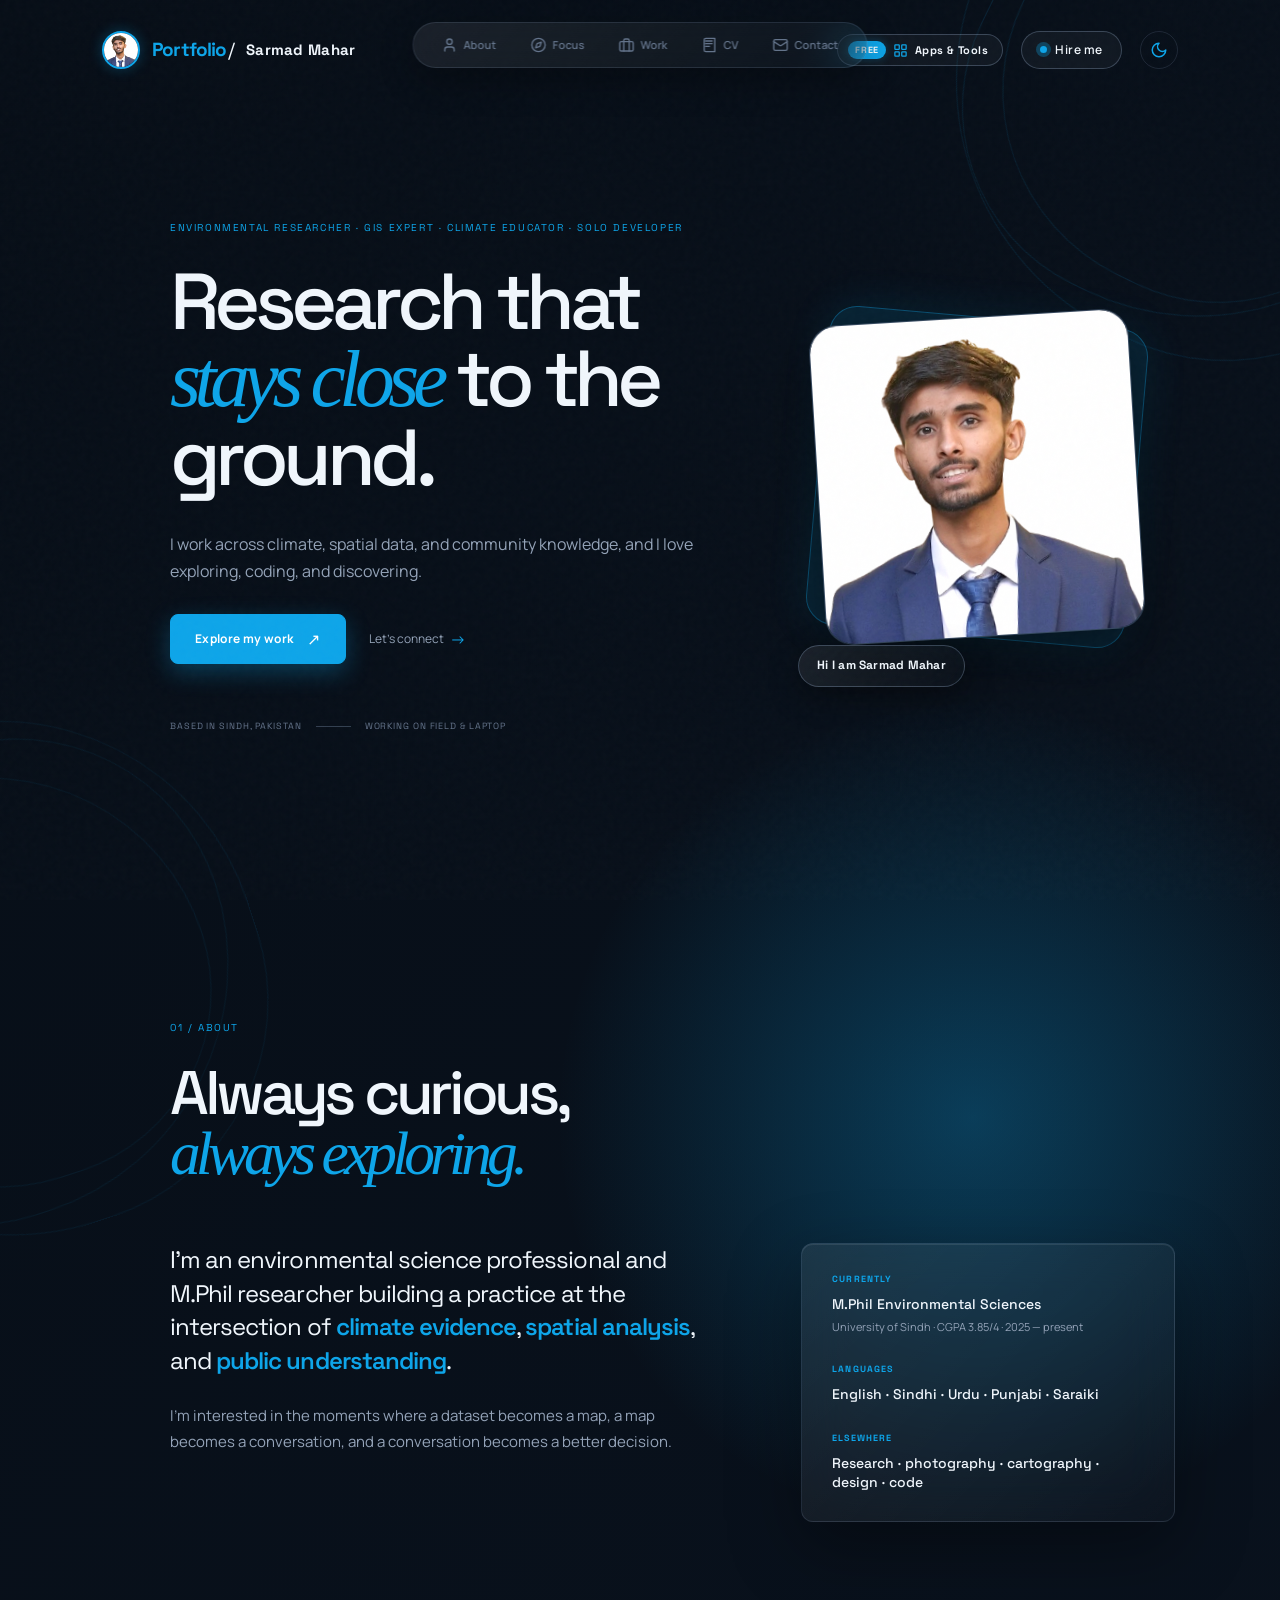
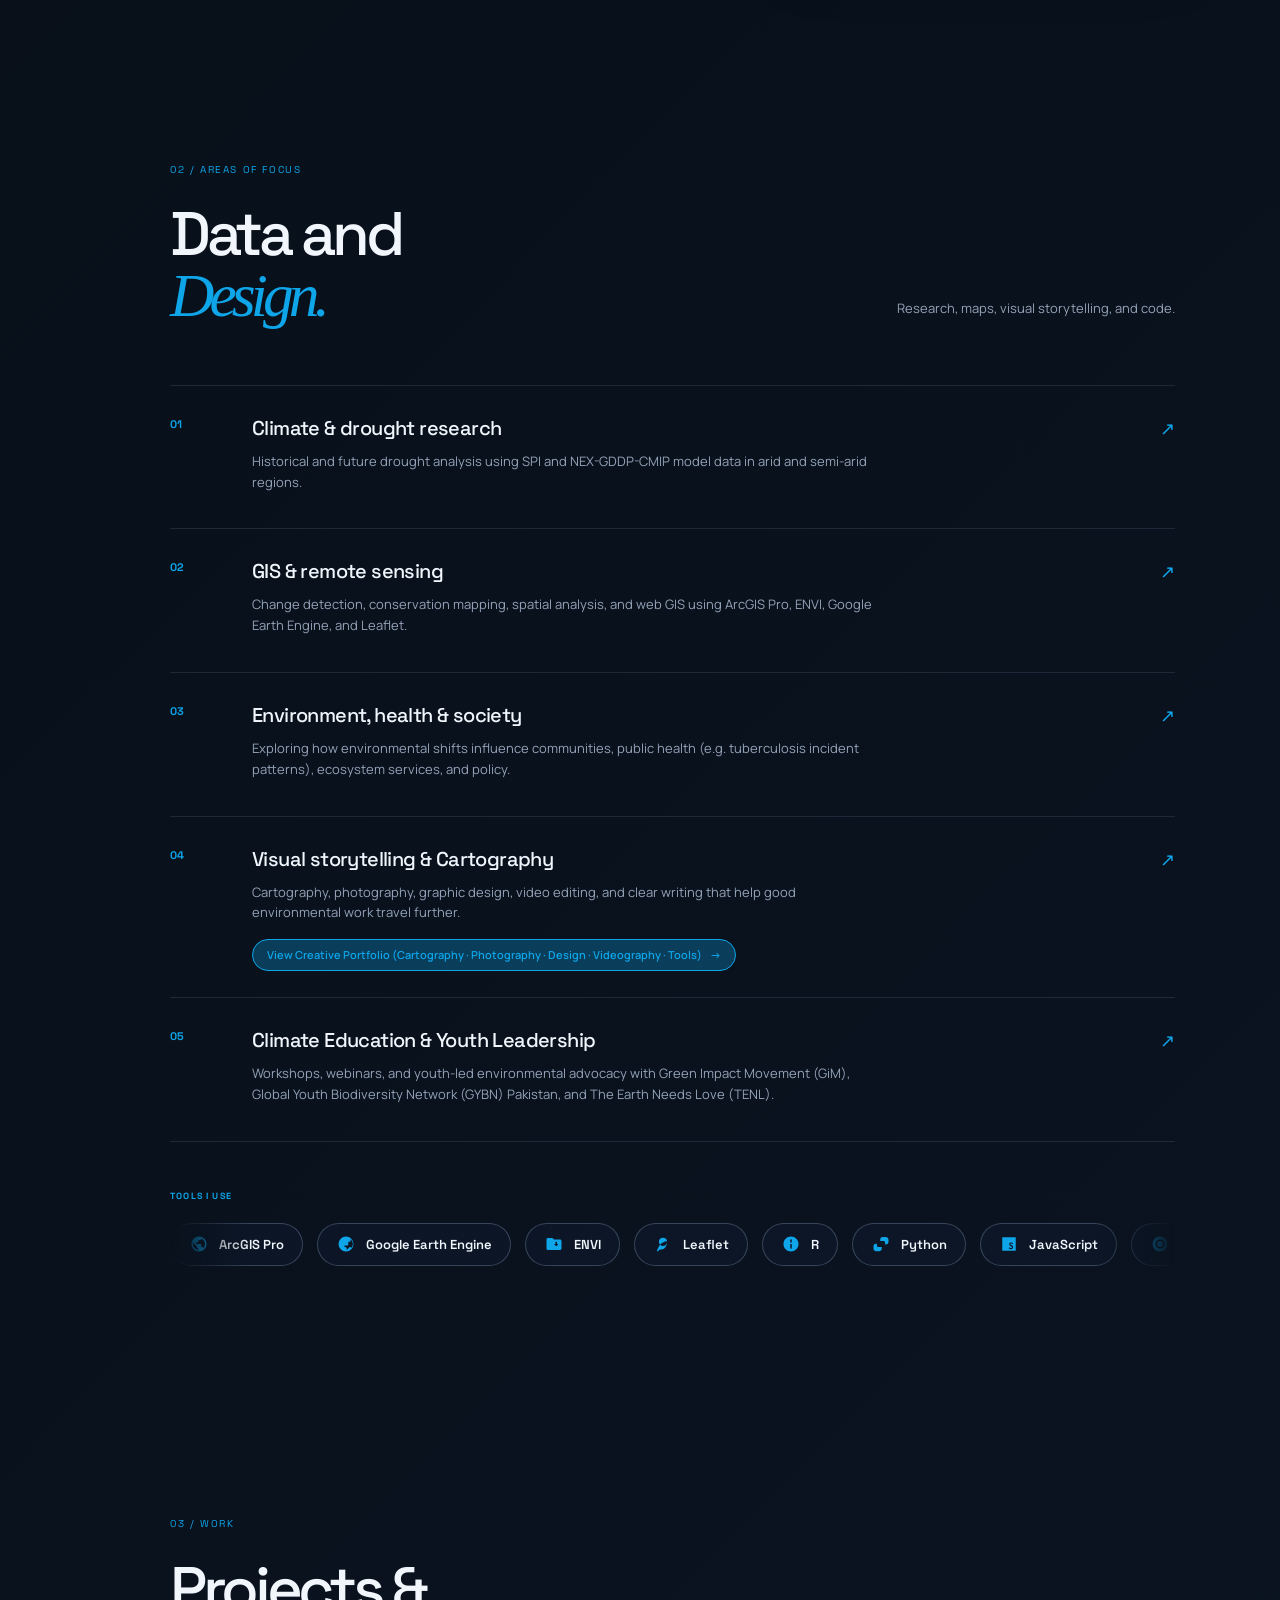
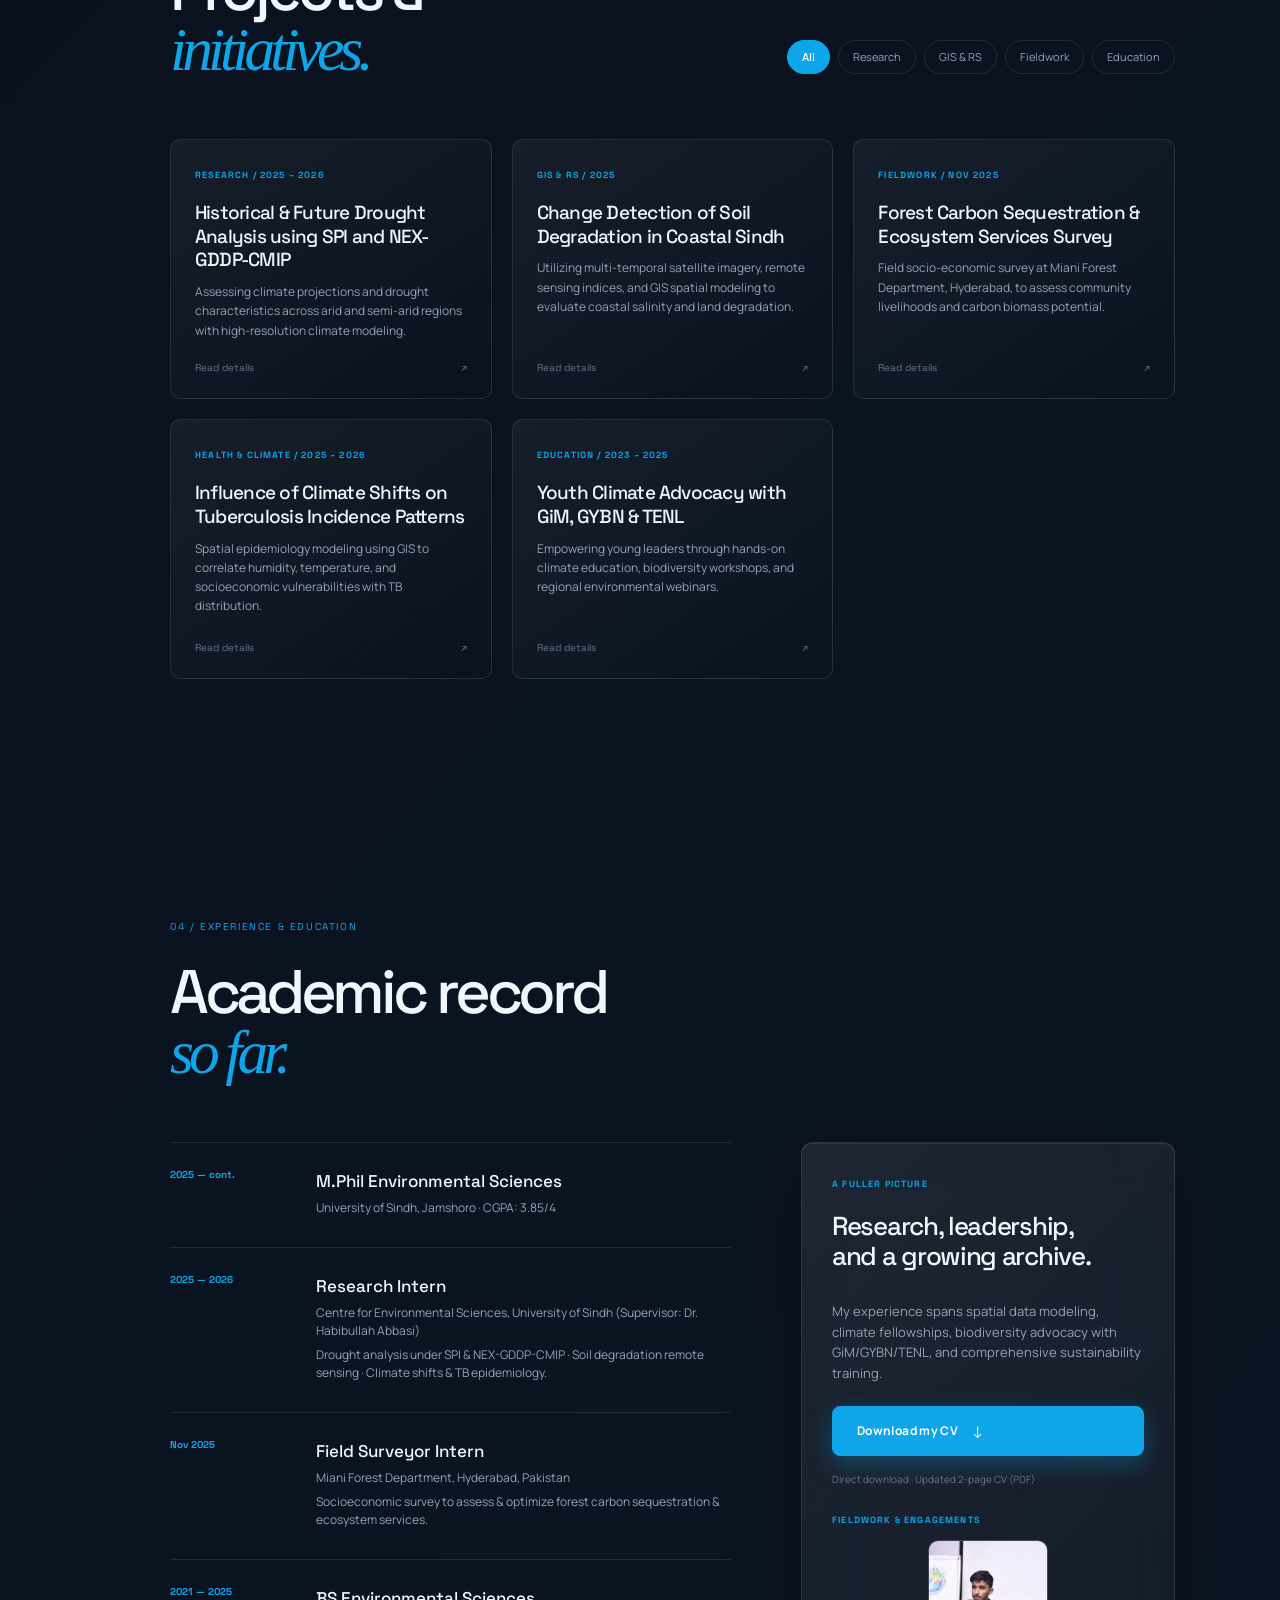
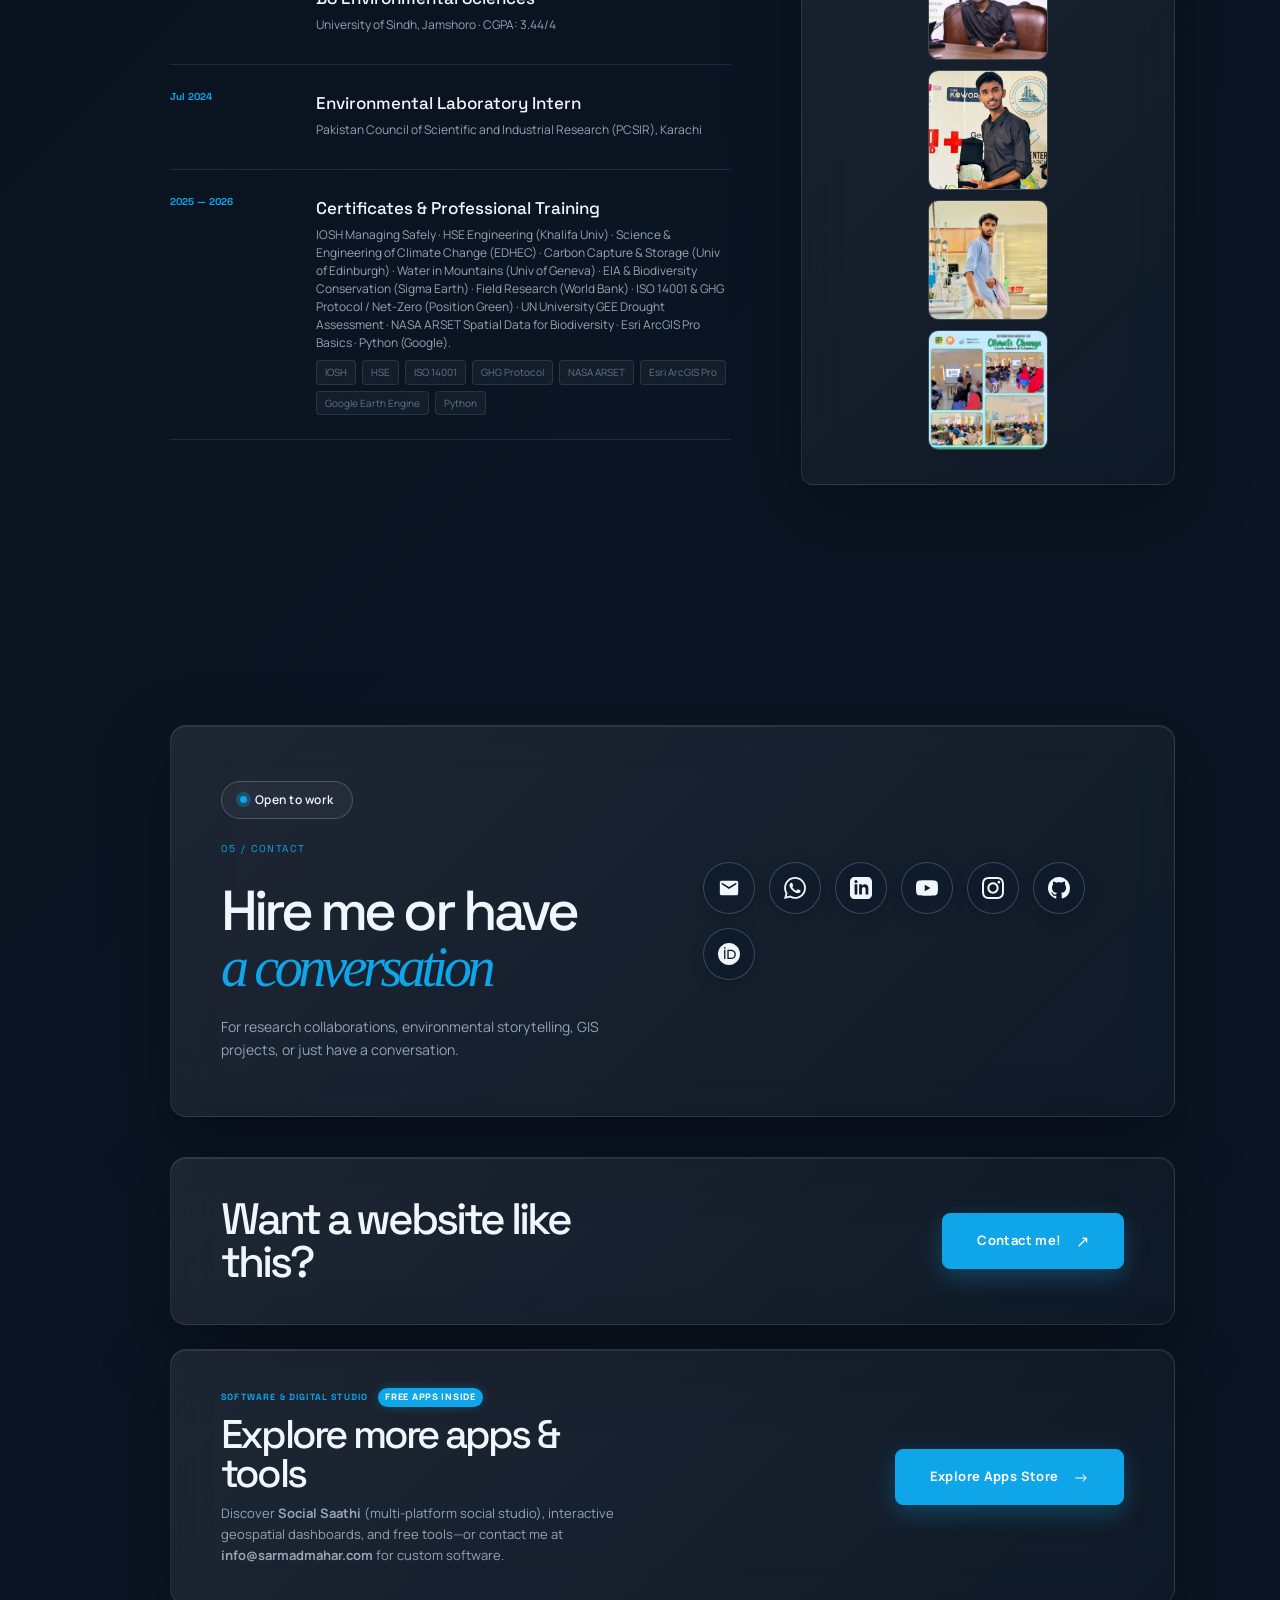
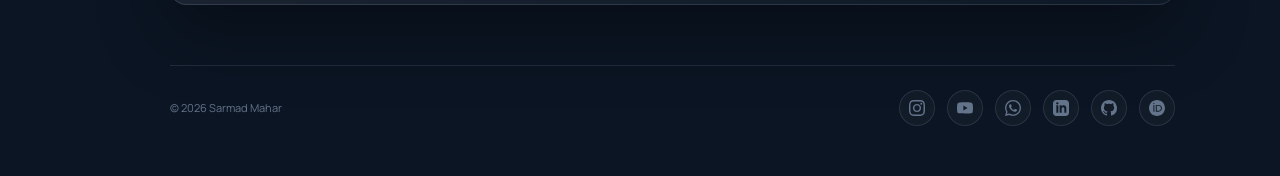
<file: index.html>
<!DOCTYPE html>
<html lang="en">
<head>
  <meta charset="UTF-8">
  <meta name="viewport" content="width=device-width, initial-scale=1.0">
  <meta http-equiv="refresh" content="0; url=Portfolio/">
  <title>Sarmad Mahar — Portfolio</title>
  <script>
    window.location.replace("Portfolio/");
  </script>
</head>
<body style="font-family: system-ui, -apple-system, sans-serif; display: flex; align-items: center; justify-content: center; height: 100vh; margin: 0; background: #070e17; color: #94a3b8;">
  <p>Loading Portfolio... If you are not redirected automatically, <a href="Portfolio/" style="color: #0ea5e9; text-decoration: underline;">click here</a>.</p>
</body>
</html>
</file>
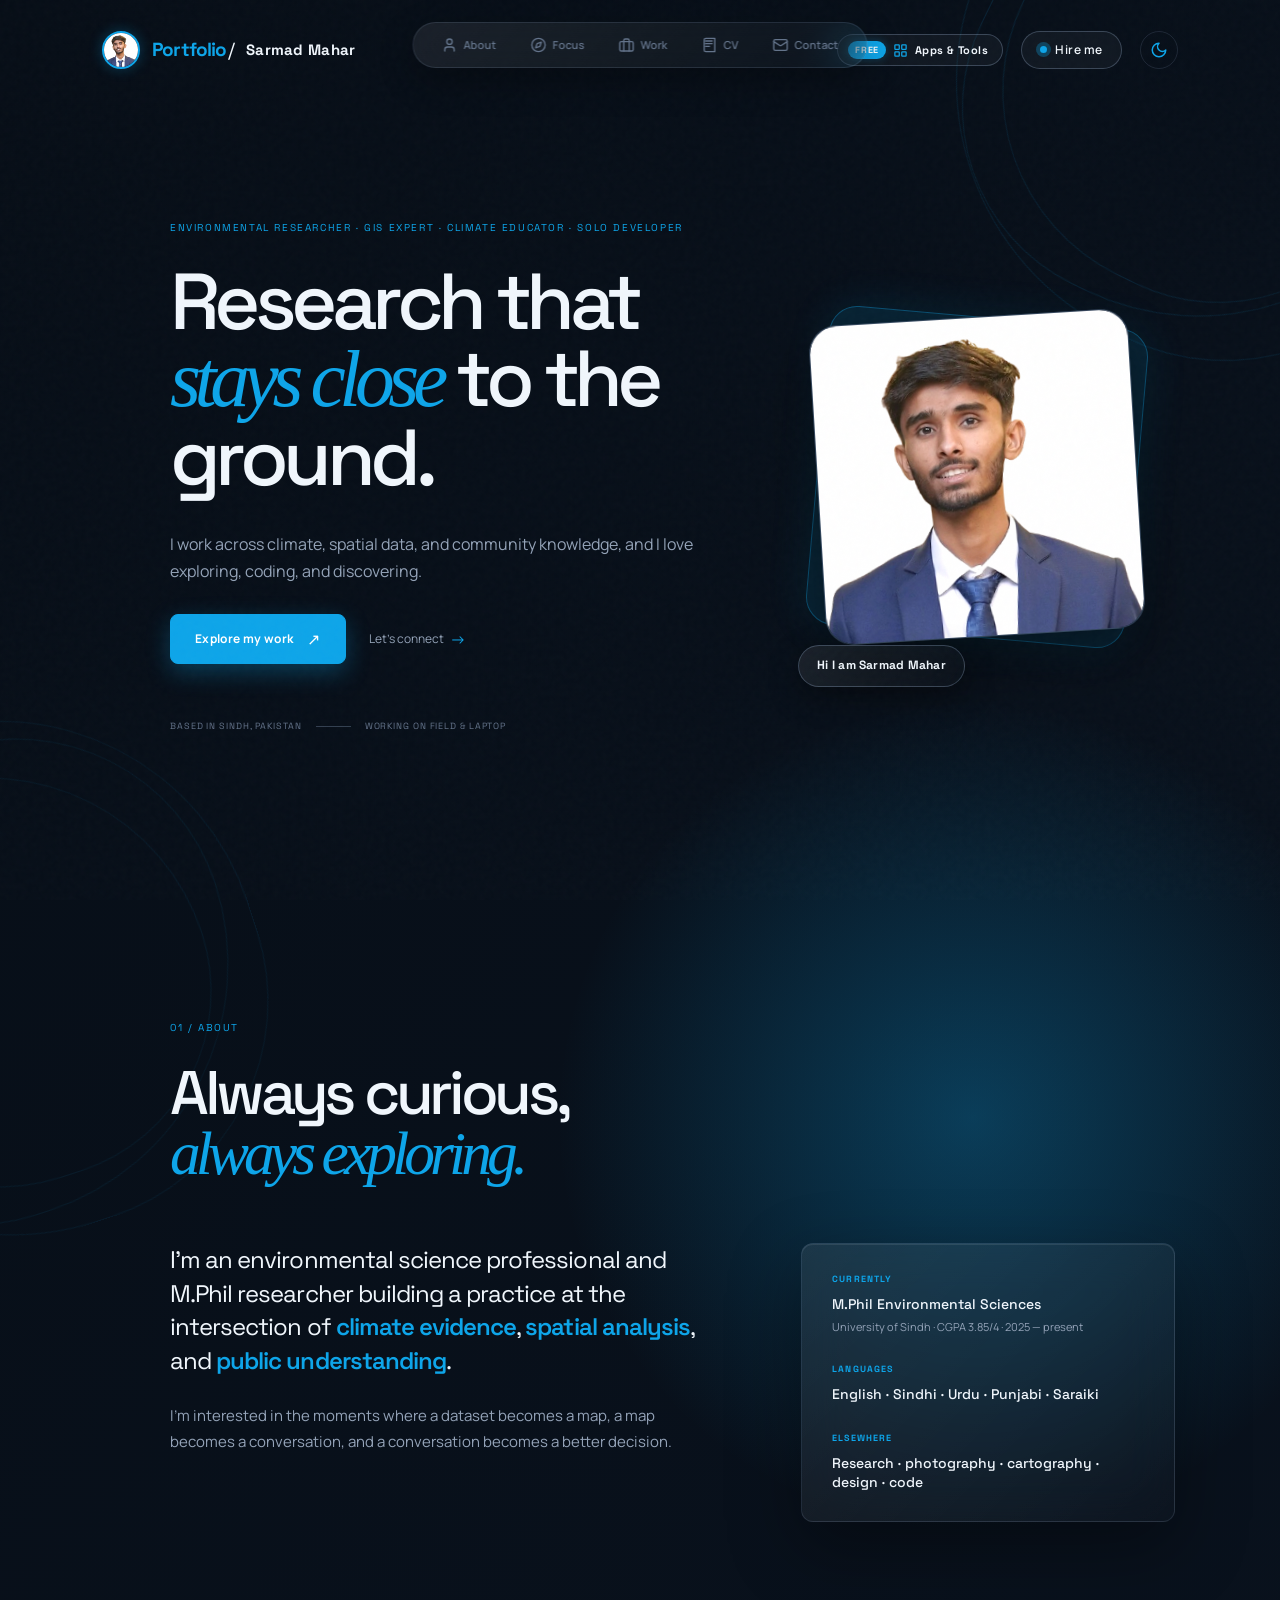
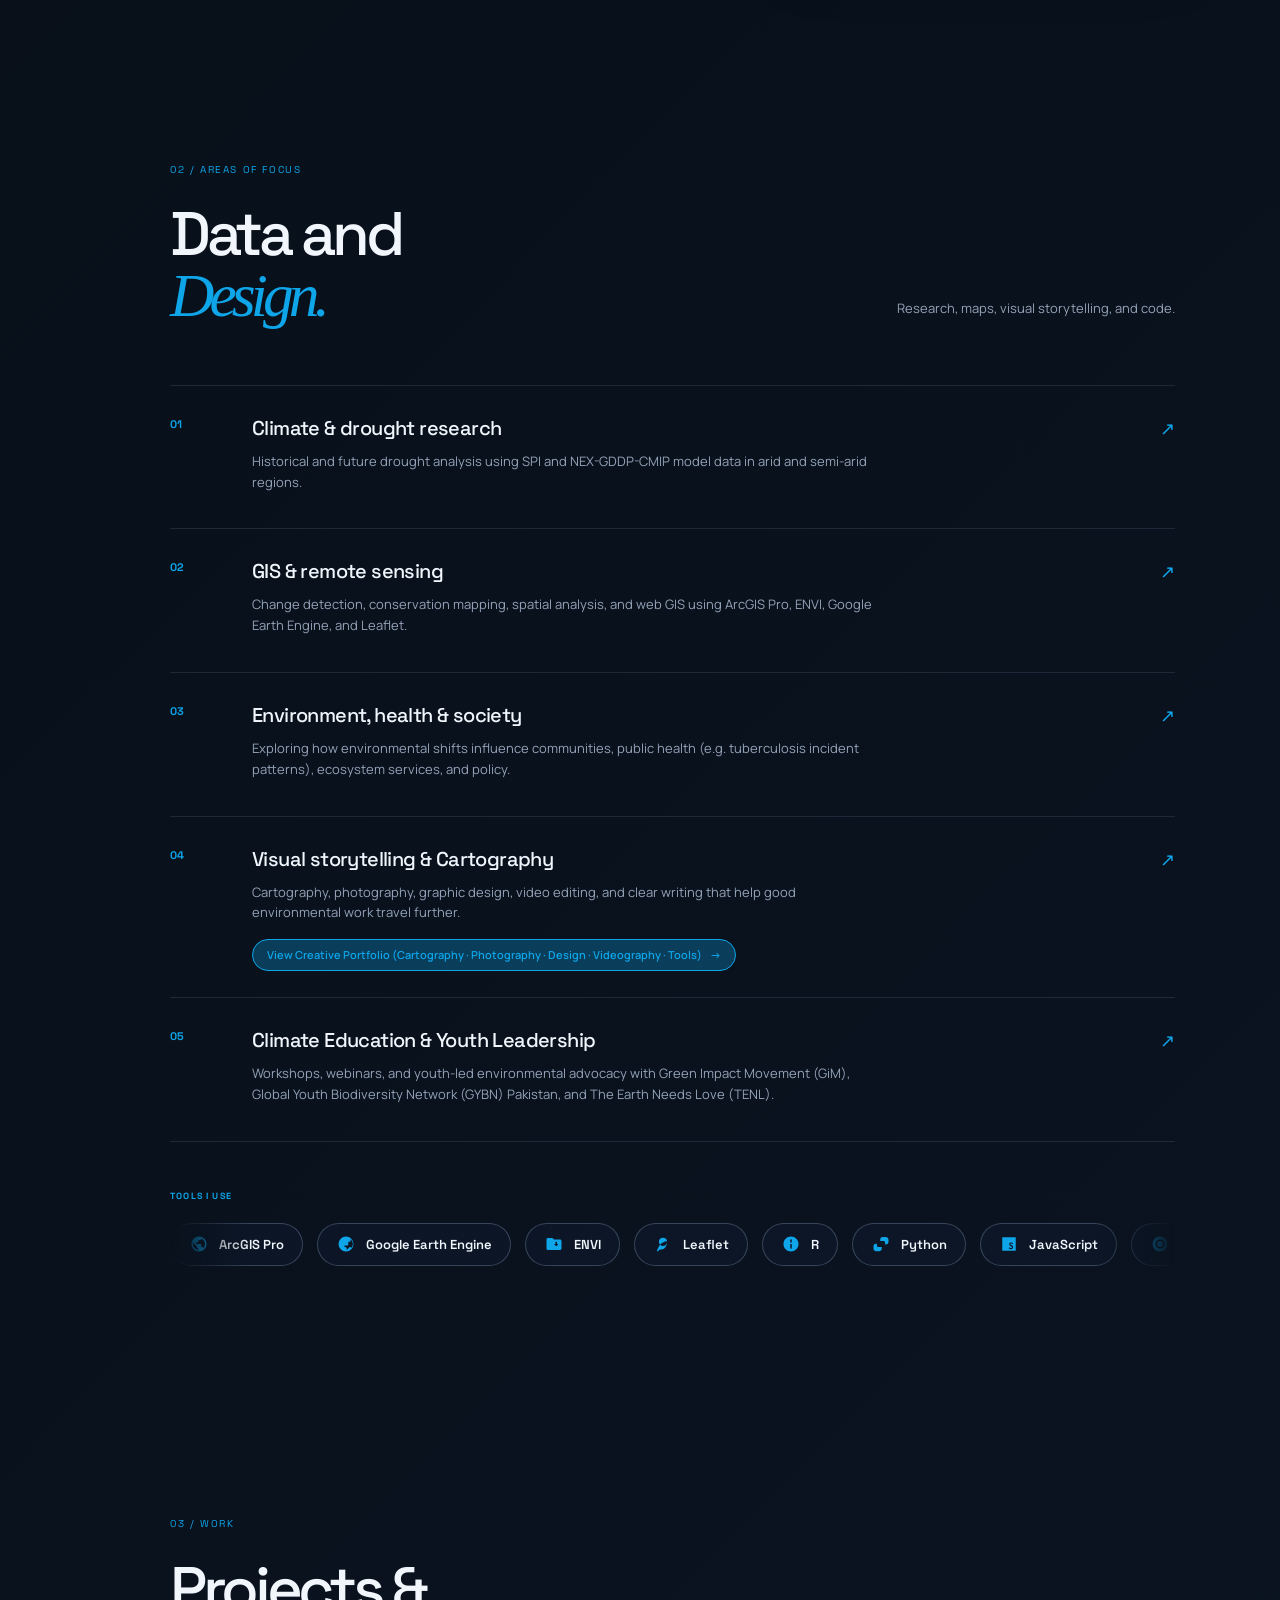
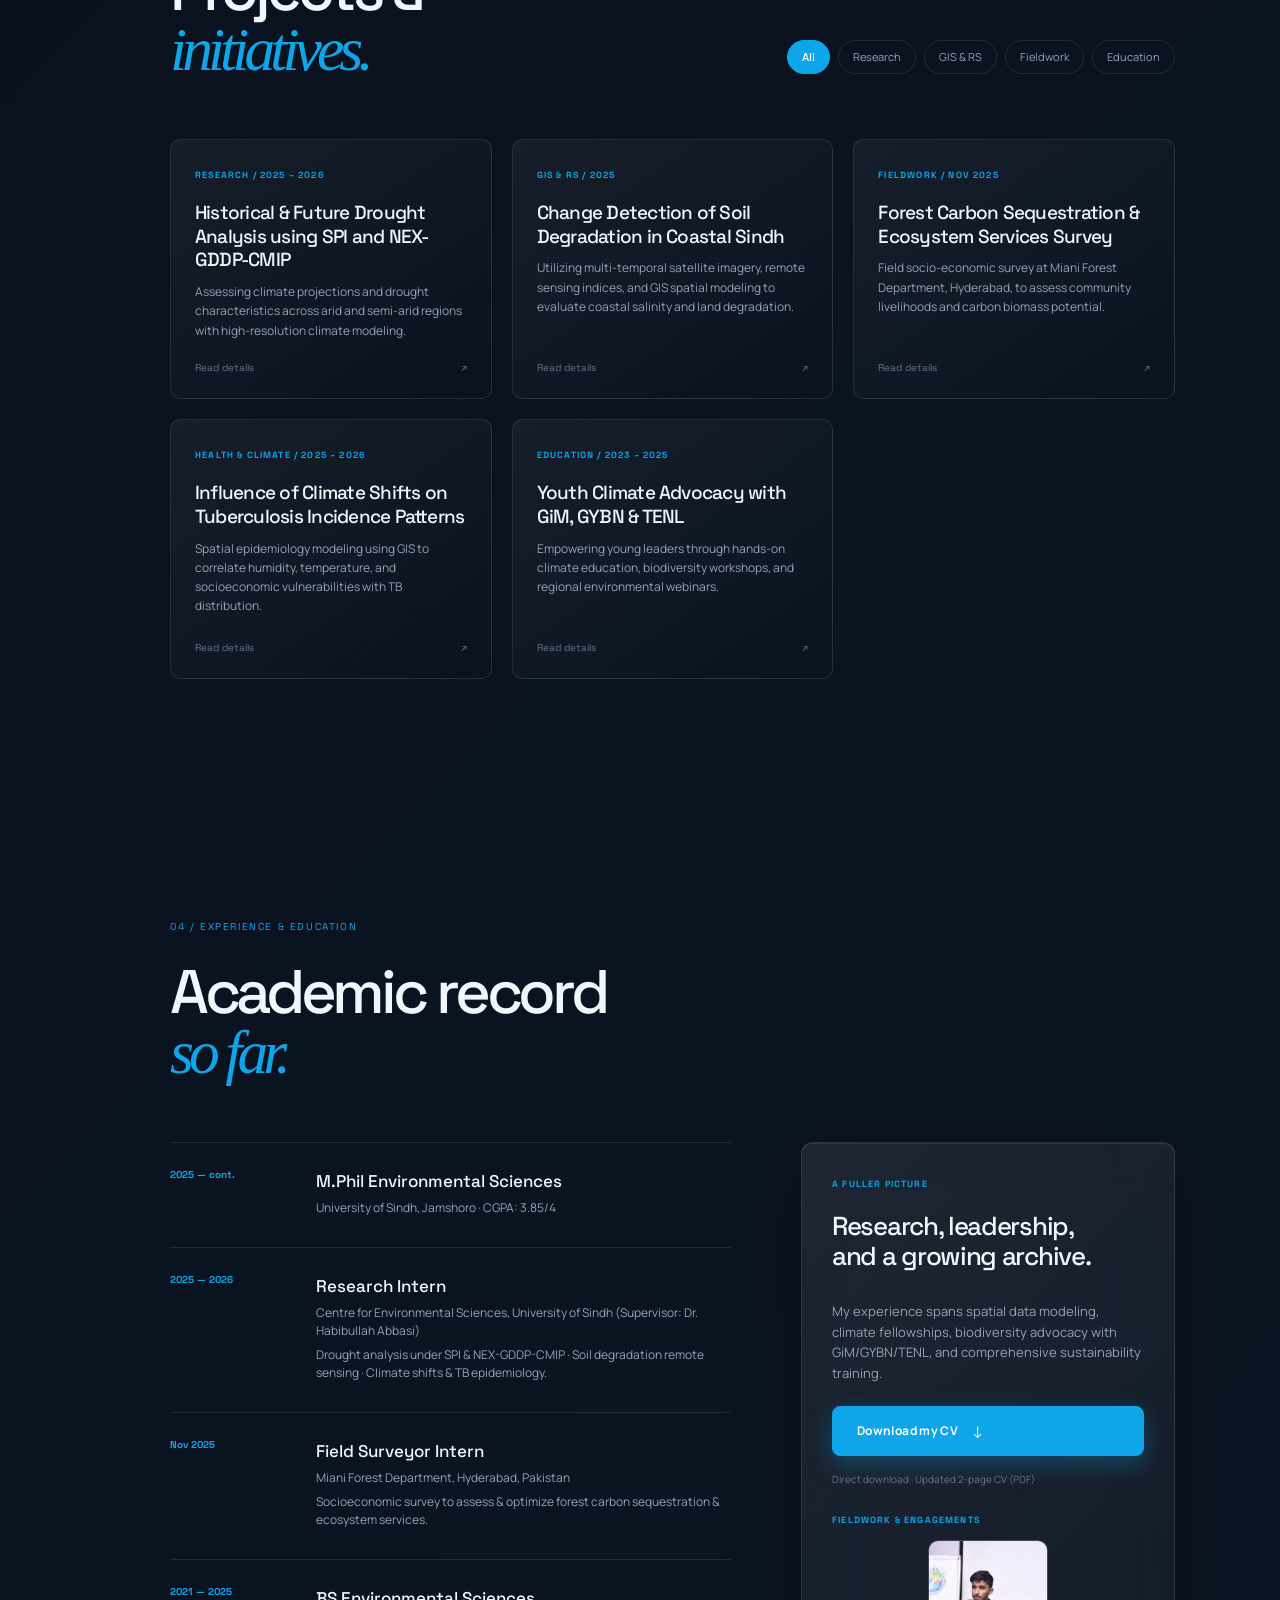
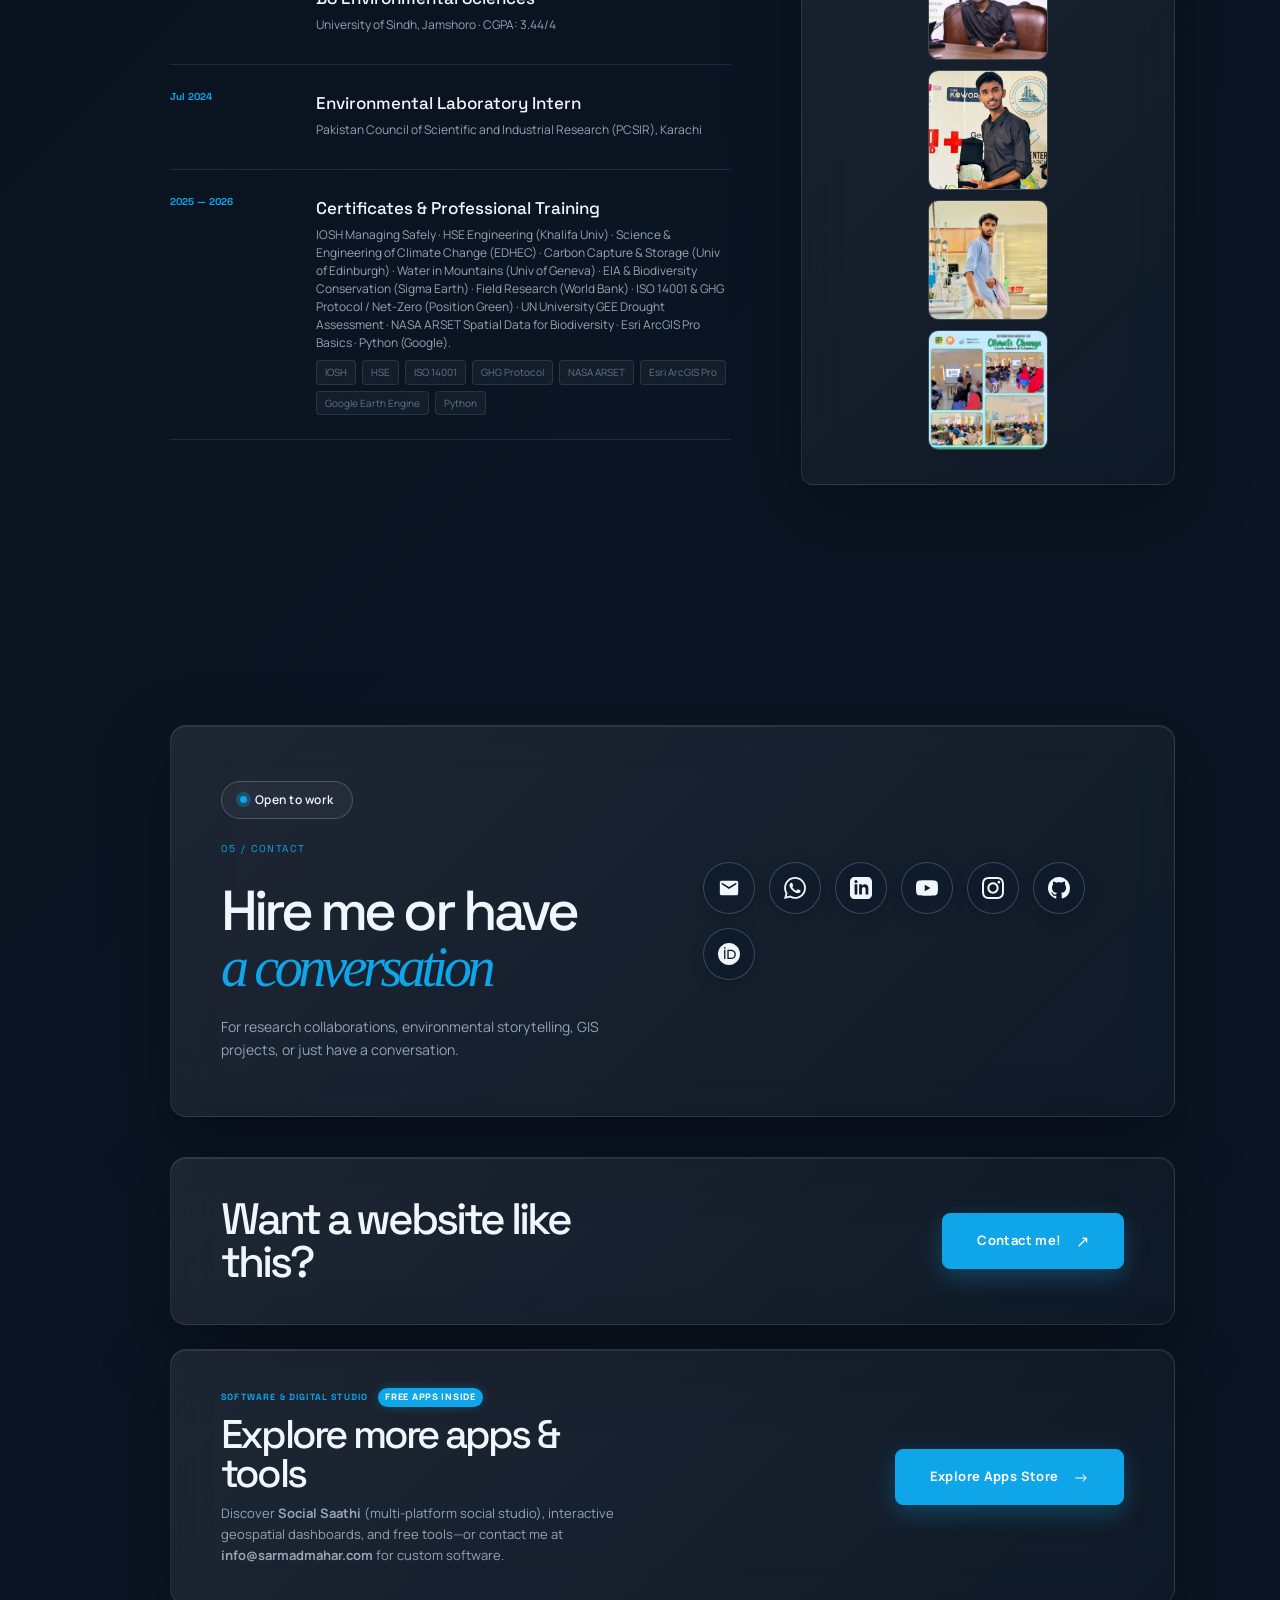
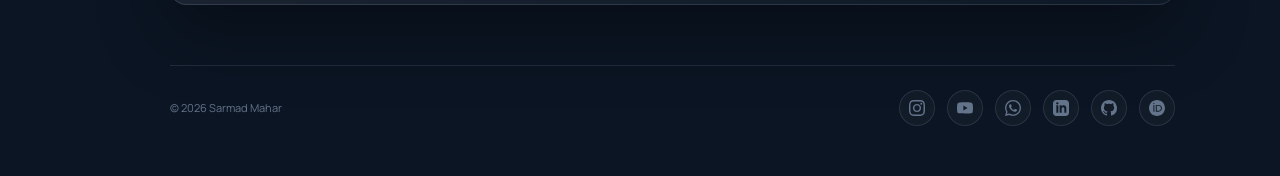
<file: Portfolio/index.html>
<!doctype html>
<html lang="en" data-theme="dark">

<head>
  <meta charset="utf-8" />
  <meta name="viewport" content="width=device-width, initial-scale=1" />
  <meta name="theme-color" content="#070e17" />
  <meta name="description"
    content="Sarmad Mahar — Environmental Researcher, GIS Expert, Climate Educator & Solo Developer." />
  <meta property="og:title" content="Portfolio — Sarmad Mahar" />
  <meta property="og:description" content="Research, maps, visual storytelling, and code." />
  <meta property="og:type" content="website" />
  <link rel="icon" type="image/png" href="assets/Sarmad_white_bg.png" />
  <link rel="preconnect" href="https://fonts.googleapis.com" />
  <link rel="preconnect" href="https://fonts.gstatic.com" crossorigin />
  <link
    href="https://fonts.googleapis.com/css2?family=Manrope:wght@400;500;600;700;800&family=Space+Grotesk:wght@400;500;600;700&display=swap"
    rel="stylesheet" />
  <link rel="stylesheet" href="styles.css" />
  <script defer src="https://cloud.umami.is/script.js" data-website-id="f32231da-c43e-4937-90b1-f5a5cd0eb5b8"></script>
  <title>Portfolio — Sarmad Mahar</title>
</head>

<body>
  <div class="page-noise" aria-hidden="true"></div>
  <div class="contours contours-one" aria-hidden="true"></div>
  <div class="contours contours-two" aria-hidden="true"></div>

  <!-- TOPBAR -->
  <header class="topbar">
    <a class="brand" href="#home" aria-label="Sarmad Mahar Portfolio">
      <img class="brand-avatar" src="assets/Sarmad_white_bg.png" alt="Sarmad Mahar" />
      <span class="brand-mark">Portfolio<span>/</span></span>
      <span class="brand-copy"><strong>Sarmad Mahar</strong></span>
    </a>
    <div class="top-actions">
      <a class="nav-store-btn" href="apps.html" title="Explore Apps, Tools & Mini-Store">
        <span class="store-chip-free">FREE</span>
        <svg width="15" height="15" viewBox="0 0 24 24" fill="none" stroke="currentColor" stroke-width="2"
          stroke-linecap="round" stroke-linejoin="round">
          <rect width="7" height="7" x="3" y="3" rx="1" />
          <rect width="7" height="7" x="14" y="3" rx="1" />
          <rect width="7" height="7" x="14" y="14" rx="1" />
          <rect width="7" height="7" x="3" y="14" rx="1" />
        </svg>
        <span>Apps &amp; Tools</span>
      </a>
      <a class="availability" href="#contact"><i></i> Hire me</a>
      <button class="theme-toggle" type="button" aria-label="Switch theme" data-theme-toggle>
        <span class="theme-icon" data-theme-icon>
          <svg width="18" height="18" viewBox="0 0 24 24" fill="none" stroke="currentColor" stroke-width="2"
            stroke-linecap="round" stroke-linejoin="round">
            <path d="M12 3a6 6 0 0 0 9 9 9 9 0 1 1-9-9Z" />
          </svg>
        </span>
      </button>
    </div>
  </header>

  <!-- TOP HORIZONTAL NAVIGATION (AT PAGE TOP) -->
  <nav class="top-nav glass" aria-label="Top navigation">
    <a href="#about" data-route="about">
      <span class="nav-icon">
        <svg width="18" height="18" viewBox="0 0 24 24" fill="none" stroke="currentColor" stroke-width="2"
          stroke-linecap="round" stroke-linejoin="round">
          <path d="M19 21v-2a4 4 0 0 0-4-4H9a4 4 0 0 0-4 4v2" />
          <circle cx="12" cy="7" r="4" />
        </svg>
      </span>
      <span>About</span>
    </a>
    <a href="#focus" data-route="focus">
      <span class="nav-icon">
        <svg width="18" height="18" viewBox="0 0 24 24" fill="none" stroke="currentColor" stroke-width="2"
          stroke-linecap="round" stroke-linejoin="round">
          <circle cx="12" cy="12" r="10" />
          <polygon points="16.24 7.76 14.12 14.12 7.76 16.24 9.88 9.88 16.24 7.76" />
        </svg>
      </span>
      <span>Focus</span>
    </a>
    <a href="#work" data-route="work">
      <span class="nav-icon">
        <svg width="18" height="18" viewBox="0 0 24 24" fill="none" stroke="currentColor" stroke-width="2"
          stroke-linecap="round" stroke-linejoin="round">
          <rect width="20" height="14" x="2" y="7" rx="2" ry="2" />
          <path d="M16 21V5a2 2 0 0 0-2-2h-4a2 2 0 0 0-2 2v16" />
        </svg>
      </span>
      <span>Work</span>
    </a>
    <a href="#cv" data-route="cv">
      <span class="nav-icon">
        <svg width="18" height="18" viewBox="0 0 24 24" fill="none" stroke="currentColor" stroke-width="2"
          stroke-linecap="round" stroke-linejoin="round">
          <path d="M4 19.5v-15A2.5 2.5 0 0 1 6.5 2H20v20H6.5a2.5 2.5 0 0 1-2.5-2.5Z" />
          <path d="M6 6h10" />
          <path d="M6 10h10" />
          <path d="M6 14h6" />
        </svg>
      </span>
      <span>CV</span>
    </a>
    <a href="#contact" data-route="contact">
      <span class="nav-icon">
        <svg width="18" height="18" viewBox="0 0 24 24" fill="none" stroke="currentColor" stroke-width="2"
          stroke-linecap="round" stroke-linejoin="round">
          <rect width="20" height="16" x="2" y="4" rx="2" />
          <path d="m22 7-8.97 5.7a1.94 1.94 0 0 1-2.06 0L2 7" />
        </svg>
      </span>
      <span>Contact</span>
    </a>
  </nav>

  <!-- LEFT SIDEBAR NAVIGATION (SLIDES IN ON SCROLL) -->
  <aside class="side-nav glass" aria-label="Sidebar navigation">
    <a href="#home" class="nav-avatar-item" aria-label="Home / Sarmad Mahar" title="Sarmad Mahar">
      <img src="assets/Sarmad_white_bg.png" alt="Sarmad Mahar" />
    </a>
    <a href="#about" data-route="about">
      <span class="nav-icon">
        <svg width="18" height="18" viewBox="0 0 24 24" fill="none" stroke="currentColor" stroke-width="2"
          stroke-linecap="round" stroke-linejoin="round">
          <path d="M19 21v-2a4 4 0 0 0-4-4H9a4 4 0 0 0-4 4v2" />
          <circle cx="12" cy="7" r="4" />
        </svg>
      </span>
      <span>About</span>
    </a>
    <a href="#focus" data-route="focus">
      <span class="nav-icon">
        <svg width="18" height="18" viewBox="0 0 24 24" fill="none" stroke="currentColor" stroke-width="2"
          stroke-linecap="round" stroke-linejoin="round">
          <circle cx="12" cy="12" r="10" />
          <polygon points="16.24 7.76 14.12 14.12 7.76 16.24 9.88 9.88 16.24 7.76" />
        </svg>
      </span>
      <span>Focus</span>
    </a>
    <a href="#work" data-route="work">
      <span class="nav-icon">
        <svg width="18" height="18" viewBox="0 0 24 24" fill="none" stroke="currentColor" stroke-width="2"
          stroke-linecap="round" stroke-linejoin="round">
          <rect width="20" height="14" x="2" y="7" rx="2" ry="2" />
          <path d="M16 21V5a2 2 0 0 0-2-2h-4a2 2 0 0 0-2 2v16" />
        </svg>
      </span>
      <span>Work</span>
    </a>
    <a href="#cv" data-route="cv">
      <span class="nav-icon">
        <svg width="18" height="18" viewBox="0 0 24 24" fill="none" stroke="currentColor" stroke-width="2"
          stroke-linecap="round" stroke-linejoin="round">
          <path d="M4 19.5v-15A2.5 2.5 0 0 1 6.5 2H20v20H6.5a2.5 2.5 0 0 1-2.5-2.5Z" />
          <path d="M6 6h10" />
          <path d="M6 10h10" />
          <path d="M6 14h6" />
        </svg>
      </span>
      <span>CV</span>
    </a>
    <a href="#contact" data-route="contact">
      <span class="nav-icon">
        <svg width="18" height="18" viewBox="0 0 24 24" fill="none" stroke="currentColor" stroke-width="2"
          stroke-linecap="round" stroke-linejoin="round">
          <rect width="20" height="16" x="2" y="4" rx="2" />
          <path d="m22 7-8.97 5.7a1.94 1.94 0 0 1-2.06 0L2 7" />
        </svg>
      </span>
      <span>Contact</span>
    </a>
  </aside>

  <main>
    <!-- 00 HERO SECTION -->
    <section id="home" class="section hero-section" data-section="home">
      <div class="hero-copy">
        <p class="eyebrow">ENVIRONMENTAL RESEARCHER · GIS EXPERT · CLIMATE EDUCATOR · SOLO DEVELOPER</p>
        <h1>Research that<br /><em>stays close</em> to the ground.</h1>
        <p class="hero-lede">I work across climate, spatial data, and community knowledge, and I love exploring, coding,
          and discovering.</p>
        <div class="hero-actions">
          <a class="button button-primary" href="#about">Explore my work <span>↗</span></a>
          <a class="text-link" href="#contact">Let's connect <span>→</span></a>
        </div>
        <div class="hero-meta">
          <span>Based in Sindh, Pakistan</span>
          <span class="meta-rule"></span>
          <span>Working on field &amp; Laptop</span>
        </div>
      </div>
      <div class="hero-portrait-wrap">
        <div class="portrait-frame-backdrop"></div>
        <div class="portrait-card glass">
          <img src="assets/Sarmad_white_bg.png" alt="Portrait of Sarmad Mahar" />
        </div>
        <div class="floating-note glass">
          <span>Hi I am Sarmad Mahar</span>
        </div>
      </div>
    </section>

    <!-- 01 ABOUT SECTION -->
    <section id="about" class="section about-section" data-section="about">
      <div class="section-heading">
        <p class="eyebrow">01 / About</p>
        <h2>Always curious,<br /><em>always exploring.</em></h2>
      </div>
      <div class="about-grid">
        <div class="about-statement">
          <p class="large-copy">I’m an environmental science professional and M.Phil researcher building a practice at
            the intersection of <strong>climate evidence</strong>, <strong>spatial analysis</strong>, and <strong>public
              understanding</strong>.</p>
          <p>I’m interested in the moments where a dataset becomes a map, a map becomes a conversation, and a conversation becomes a better decision.</p>
        </div>
        <div class="about-facts glass">
          <div>
            <span class="fact-label">Currently</span>
            <strong>M.Phil Environmental Sciences</strong>
            <small>University of Sindh · CGPA 3.85/4 · 2025 — present</small>
          </div>
          <div>
            <span class="fact-label">Languages</span>
            <strong>English · Sindhi · Urdu · Punjabi · Saraiki</strong>
          </div>
          <div>
            <span class="fact-label">Elsewhere</span>
            <strong>Research · photography · cartography · design · code</strong>
          </div>
        </div>
      </div>
    </section>

    <!-- 02 AREAS OF FOCUS -->
    <section id="focus" class="section work-section" data-section="focus">
      <div class="section-heading split-heading">
        <div>
          <p class="eyebrow">02 / Areas of focus</p>
          <h2>Data and<br /><em>Design.</em></h2>
        </div>
        <p class="heading-aside">Research, maps, visual storytelling, and code.</p>
      </div>
      <div class="focus-list">
        <article class="focus-row">
          <span class="focus-number">01</span>
          <div>
            <h3>Climate &amp; drought research</h3>
            <p>Historical and future drought analysis using SPI and NEX-GDDP-CMIP model data in arid and semi-arid
              regions.</p>
          </div>
          <span class="focus-icon">↗</span>
        </article>

        <article class="focus-row">
          <span class="focus-number">02</span>
          <div>
            <h3>GIS &amp; remote sensing</h3>
            <p>Change detection, conservation mapping, spatial analysis, and web GIS using ArcGIS Pro, ENVI, Google
              Earth Engine, and Leaflet.</p>
          </div>
          <span class="focus-icon">↗</span>
        </article>

        <article class="focus-row">
          <span class="focus-number">03</span>
          <div>
            <h3>Environment, health &amp; society</h3>
            <p>Exploring how environmental shifts influence communities, public health (e.g. tuberculosis incident
              patterns), ecosystem services, and policy.</p>
          </div>
          <span class="focus-icon">↗</span>
        </article>

        <article class="focus-row">
          <span class="focus-number">04</span>
          <div>
            <h3>Visual storytelling &amp; Cartography</h3>
            <p>Cartography, photography, graphic design, video editing, and clear writing that help good environmental
              work travel further.</p>
            <a class="creative-hub-pill" href="creative.html">
              <span>View Creative Portfolio (Cartography · Photography · Design · Videography · Tools)</span>
              <span>→</span>
            </a>
          </div>
          <span class="focus-icon">↗</span>
        </article>

        <article class="focus-row">
          <span class="focus-number">05</span>
          <div>
            <h3>Climate Education &amp; Youth Leadership</h3>
            <p>Workshops, webinars, and youth-led environmental advocacy with Green Impact Movement (GiM), Global Youth
              Biodiversity Network (GYBN) Pakistan, and The Earth Needs Love (TENL).</p>
          </div>
          <span class="focus-icon">↗</span>
        </article>
      </div>

      <!-- TEXT ABOVE SLIDING TOOLS -->
      <div class="tools-marquee-title">
        <span class="fact-label">Tools I use</span>
      </div>

      <!-- TOOLS SLIDING MARQUEE (RIGHT TO LEFT) -->
      <div class="tools-marquee-container">
        <div class="tools-marquee-track">
          <!-- 1st copy of tools -->
          <div class="tool-slide-card"><span class="tool-slide-icon"><svg viewBox="0 0 24 24">
                <path
                  d="M12 2C6.48 2 2 6.48 2 12s4.48 10 10 10 10-4.48 10-10S17.52 2 12 2zm-1 17.93c-3.95-.49-7-3.85-7-7.93 0-.62.08-1.21.21-1.79L9 15v1c0 1.1.9 2 2 2v1.93zm6.9-2.54c-.26-.81-1-1.39-1.9-1.39h-1v-3c0-.55-.45-1-1-1H8v-2h2c.55 0 1-.45 1-1V7h2c1.1 0 2-.9 2-2v-.41c2.93 1.19 5 4.06 5 7.41 0 2.08-.8 3.97-2.1 5.39z" />
              </svg></span>ArcGIS Pro</div>
          <div class="tool-slide-card"><span class="tool-slide-icon"><svg viewBox="0 0 24 24">
                <path
                  d="M12 2a10 10 0 1 0 10 10A10 10 0 0 0 12 2zm1 17.93V18a2 2 0 0 0-2-2h-1v-2h4a1 1 0 0 0 1-1V9h2a1 1 0 0 0 1-1V5.59A8 8 0 0 1 19.36 17c-.6-.73-1.42-1.07-2.36-1.07z" />
              </svg></span>Google Earth Engine</div>
          <div class="tool-slide-card"><span class="tool-slide-icon"><svg viewBox="0 0 24 24">
                <path
                  d="M20 6h-8l-2-2H4c-1.1 0-1.99.9-1.99 2L2 18c0 1.1.9 2 2 2h16c1.1 0 2-.9 2-2V8c0-1.1-.9-2-2-2zm-5 9-3-3.01h2V9h2v2.99h2L15 15z" />
              </svg></span>ENVI</div>
          <div class="tool-slide-card"><span class="tool-slide-icon"><svg viewBox="0 0 24 24">
                <path
                  d="M17 8C8 10 5.9 16.17 3.82 21.34L5.71 22l1-2.3A9.49 9.49 0 0 0 17 8zm-5 6.5A5.5 5.5 0 0 1 6.5 9 5.5 5.5 0 0 1 12 3.5 5.5 5.5 0 0 1 17.5 9 5.5 5.5 0 0 1 12 14.5z" />
              </svg></span>Leaflet</div>
          <div class="tool-slide-card"><span class="tool-slide-icon"><svg viewBox="0 0 24 24">
                <path
                  d="M12 2c5.52 0 10 4.48 10 10s-4.48 10-10 10S2 17.52 2 12 6.48 2 12 2zm1 4h-2v4h2V6zm0 6h-2v6h2v-6z" />
              </svg></span>R</div>
          <div class="tool-slide-card"><span class="tool-slide-icon"><svg viewBox="0 0 24 24">
                <path
                  d="M14.25 2.5a3.25 3.25 0 0 0-3.25 3.25v2.25h4.5a2 2 0 0 1 2 2v2.5h1.25a3.25 3.25 0 0 0 3.25-3.25V6.75a4.25 4.25 0 0 0-4.25-4.25h-3.5zm-4.5 19a3.25 3.25 0 0 0 3.25-3.25v-2.25h-4.5a2 2 0 0 1-2-2v-2.5H5.25A3.25 3.25 0 0 0 2 14.75v2.5A4.25 4.25 0 0 0 6.25 21.5h3.5z" />
              </svg></span>Python</div>
          <div class="tool-slide-card"><span class="tool-slide-icon"><svg viewBox="0 0 24 24">
                <path
                  d="M3 3h18v18H3V3zm14.5 13.5c0-1.8-1-2.5-2.5-3.1-.9-.4-1.2-.7-1.2-1.2 0-.5.4-.9 1.1-.9.7 0 1.2.3 1.5.8l1.3-.9c-.6-.9-1.5-1.3-2.8-1.3-1.6 0-2.6.9-2.6 2.3 0 1.5 1 2.2 2.3 2.7.9.4 1.4.8 1.4 1.4 0 .7-.6 1.1-1.4 1.1-.9 0-1.5-.4-1.9-1.2l-1.3.8c.6 1.3 1.8 1.9 3.2 1.9 1.8 0 2.9-1.1 2.9-2.5zM8.5 16.5c.3.5.7.8 1.2.8.6 0 1-.4 1-1.3V10h1.6v6c0 1.8-1.1 2.6-2.6 2.6-1.1 0-2-.5-2.5-1.4l1.3-.7z" />
              </svg></span>JavaScript</div>
          <div class="tool-slide-card"><span class="tool-slide-icon"><svg viewBox="0 0 24 24">
                <circle cx="12" cy="12" r="10" />
                <path
                  d="M12 6a6 6 0 0 0-6 6c0 3.31 2.69 6 6 6s6-2.69 6-6a6 6 0 0 0-6-6zm0 10a4 4 0 1 1 0-8 4 4 0 0 1 0 8z"
                  fill="#070e17" />
              </svg></span>Canva</div>
          <div class="tool-slide-card"><span class="tool-slide-icon"><svg viewBox="0 0 24 24">
                <path
                  d="M8 2h4a4 4 0 0 1 4 4v0a4 4 0 0 1-4 4H8zm0 8h4a4 4 0 0 1 4 4v0a4 4 0 0 1-4 4H8zm0 8a4 4 0 0 1-4-4v0a4 4 0 0 1 4-4h4v4a4 4 0 0 1-4 4z" />
              </svg></span>Figma</div>
          <div class="tool-slide-card"><span class="tool-slide-icon"><svg viewBox="0 0 24 24">
                <path d="m19 12-7-7-7 7 1.4 1.4L11 8.8V20h2V8.8l4.6 4.6L19 12z" />
              </svg></span>Stitch</div>
          <div class="tool-slide-card"><span class="tool-slide-icon"><svg viewBox="0 0 24 24">
                <path
                  d="M18 4l2 4h-3l-2-4h-2l2 4h-3l-2-4H8l2 4H7L5 4H4c-1.1 0-2 .9-2 2v12c0 1.1.9 2 2 2h16c1.1 0 2-.9 2-2V4h-4z" />
              </svg></span>CapCut</div>
          <div class="tool-slide-card"><span class="tool-slide-icon"><svg viewBox="0 0 24 24">
                <path
                  d="M19 3H5c-1.1 0-2 .9-2 2v14c0 1.1.9 2 2 2h14c1.1 0 2-.9 2-2V5c0-1.1-.9-2-2-2zm-9.5 8.5c0 .83-.67 1.5-1.5 1.5H6.5V9H8c.83 0 1.5.67 1.5 1.5v1zm8 2.5h-1.5v-1.5c0-.83-.67-1.5-1.5-1.5s-1.5.67-1.5 1.5V14H13v-5h1.5v1.2c.4-.7 1.2-1.2 2-1.2 1.4 0 2.5 1.1 2.5 2.5V14z" />
              </svg></span>Premiere Pro</div>

          <!-- 2nd duplicated copy for seamless infinite loop -->
          <div class="tool-slide-card"><span class="tool-slide-icon"><svg viewBox="0 0 24 24">
                <path
                  d="M12 2C6.48 2 2 6.48 2 12s4.48 10 10 10 10-4.48 10-10S17.52 2 12 2zm-1 17.93c-3.95-.49-7-3.85-7-7.93 0-.62.08-1.21.21-1.79L9 15v1c0 1.1.9 2 2 2v1.93zm6.9-2.54c-.26-.81-1-1.39-1.9-1.39h-1v-3c0-.55-.45-1-1-1H8v-2h2c.55 0 1-.45 1-1V7h2c1.1 0 2-.9 2-2v-.41c2.93 1.19 5 4.06 5 7.41 0 2.08-.8 3.97-2.1 5.39z" />
              </svg></span>ArcGIS Pro</div>
          <div class="tool-slide-card"><span class="tool-slide-icon"><svg viewBox="0 0 24 24">
                <path
                  d="M12 2a10 10 0 1 0 10 10A10 10 0 0 0 12 2zm1 17.93V18a2 2 0 0 0-2-2h-1v-2h4a1 1 0 0 0 1-1V9h2a1 1 0 0 0 1-1V5.59A8 8 0 0 1 19.36 17c-.6-.73-1.42-1.07-2.36-1.07z" />
              </svg></span>Google Earth Engine</div>
          <div class="tool-slide-card"><span class="tool-slide-icon"><svg viewBox="0 0 24 24">
                <path
                  d="M20 6h-8l-2-2H4c-1.1 0-1.99.9-1.99 2L2 18c0 1.1.9 2 2 2h16c1.1 0 2-.9 2-2V8c0-1.1-.9-2-2-2zm-5 9-3-3.01h2V9h2v2.99h2L15 15z" />
              </svg></span>ENVI</div>
          <div class="tool-slide-card"><span class="tool-slide-icon"><svg viewBox="0 0 24 24">
                <path
                  d="M17 8C8 10 5.9 16.17 3.82 21.34L5.71 22l1-2.3A9.49 9.49 0 0 0 17 8zm-5 6.5A5.5 5.5 0 0 1 6.5 9 5.5 5.5 0 0 1 12 3.5 5.5 5.5 0 0 1 17.5 9 5.5 5.5 0 0 1 12 14.5z" />
              </svg></span>Leaflet</div>
          <div class="tool-slide-card"><span class="tool-slide-icon"><svg viewBox="0 0 24 24">
                <path
                  d="M12 2c5.52 0 10 4.48 10 10s-4.48 10-10 10S2 17.52 2 12 6.48 2 12 2zm1 4h-2v4h2V6zm0 6h-2v6h2v-6z" />
              </svg></span>R</div>
          <div class="tool-slide-card"><span class="tool-slide-icon"><svg viewBox="0 0 24 24">
                <path
                  d="M14.25 2.5a3.25 3.25 0 0 0-3.25 3.25v2.25h4.5a2 2 0 0 1 2 2v2.5h1.25a3.25 3.25 0 0 0 3.25-3.25V6.75a4.25 4.25 0 0 0-4.25-4.25h-3.5zm-4.5 19a3.25 3.25 0 0 0 3.25-3.25v-2.25h-4.5a2 2 0 0 1-2-2v-2.5H5.25A3.25 3.25 0 0 0 2 14.75v2.5A4.25 4.25 0 0 0 6.25 21.5h3.5z" />
              </svg></span>Python</div>
          <div class="tool-slide-card"><span class="tool-slide-icon"><svg viewBox="0 0 24 24">
                <path
                  d="M3 3h18v18H3V3zm14.5 13.5c0-1.8-1-2.5-2.5-3.1-.9-.4-1.2-.7-1.2-1.2 0-.5.4-.9 1.1-.9.7 0 1.2.3 1.5.8l1.3-.9c-.6-.9-1.5-1.3-2.8-1.3-1.6 0-2.6.9-2.6 2.3 0 1.5 1 2.2 2.3 2.7.9.4 1.4.8 1.4 1.4 0 .7-.6 1.1-1.4 1.1-.9 0-1.5-.4-1.9-1.2l-1.3.8c.6 1.3 1.8 1.9 3.2 1.9 1.8 0 2.9-1.1 2.9-2.5zM8.5 16.5c.3.5.7.8 1.2.8.6 0 1-.4 1-1.3V10h1.6v6c0 1.8-1.1 2.6-2.6 2.6-1.1 0-2-.5-2.5-1.4l1.3-.7z" />
              </svg></span>JavaScript</div>
          <div class="tool-slide-card"><span class="tool-slide-icon"><svg viewBox="0 0 24 24">
                <circle cx="12" cy="12" r="10" />
                <path
                  d="M12 6a6 6 0 0 0-6 6c0 3.31 2.69 6 6 6s6-2.69 6-6a6 6 0 0 0-6-6zm0 10a4 4 0 1 1 0-8 4 4 0 0 1 0 8z"
                  fill="#070e17" />
              </svg></span>Canva</div>
          <div class="tool-slide-card"><span class="tool-slide-icon"><svg viewBox="0 0 24 24">
                <path
                  d="M8 2h4a4 4 0 0 1 4 4v0a4 4 0 0 1-4 4H8zm0 8h4a4 4 0 0 1 4 4v0a4 4 0 0 1-4 4H8zm0 8a4 4 0 0 1-4-4v0a4 4 0 0 1 4-4h4v4a4 4 0 0 1-4 4z" />
              </svg></span>Figma</div>
          <div class="tool-slide-card"><span class="tool-slide-icon"><svg viewBox="0 0 24 24">
                <path d="m19 12-7-7-7 7 1.4 1.4L11 8.8V20h2V8.8l4.6 4.6L19 12z" />
              </svg></span>Stitch</div>
          <div class="tool-slide-card"><span class="tool-slide-icon"><svg viewBox="0 0 24 24">
                <path
                  d="M18 4l2 4h-3l-2-4h-2l2 4h-3l-2-4H8l2 4H7L5 4H4c-1.1 0-2 .9-2 2v12c0 1.1.9 2 2 2h16c1.1 0 2-.9 2-2V4h-4z" />
              </svg></span>CapCut</div>
          <div class="tool-slide-card"><span class="tool-slide-icon"><svg viewBox="0 0 24 24">
                <path
                  d="M19 3H5c-1.1 0-2 .9-2 2v14c0 1.1.9 2 2 2h14c1.1 0 2-.9 2-2V5c0-1.1-.9-2-2-2zm-9.5 8.5c0 .83-.67 1.5-1.5 1.5H6.5V9H8c.83 0 1.5.67 1.5 1.5v1zm8 2.5h-1.5v-1.5c0-.83-.67-1.5-1.5-1.5s-1.5.67-1.5 1.5V14H13v-5h1.5v1.2c.4-.7 1.2-1.2 2-1.2 1.4 0 2.5 1.1 2.5 2.5V14z" />
              </svg></span>Premiere Pro</div>
        </div>
      </div>
    </section>

    <!-- 03 WORK (PREVIOUSLY FIELD NOTES) -->
    <section id="work" class="section blog-section" data-section="work">
      <div class="section-heading split-heading">
        <div>
          <p class="eyebrow">03 / Work</p>
          <h2>Projects &amp;<br /><em>initiatives.</em></h2>
        </div>
        <div class="blog-controls">
          <button class="filter active" data-filter="all">All</button>
          <button class="filter" data-filter="research">Research</button>
          <button class="filter" data-filter="gis">GIS &amp; RS</button>
          <button class="filter" data-filter="fieldwork">Fieldwork</button>
          <button class="filter" data-filter="education">Education</button>
        </div>
      </div>
      <div class="blog-grid" data-blog-grid></div>
      <div class="blog-empty" data-blog-empty hidden>No projects in this collection yet.</div>
    </section>

    <!-- 04 ACADEMIC RECORD & EXPERIENCE -->
    <section id="cv" class="section cv-section" data-section="cv">
      <div class="section-heading">
        <p class="eyebrow">04 / Experience &amp; education</p>
        <h2>Academic record<br /><em>so far.</em></h2>
      </div>
      <div class="cv-grid">
        <div class="timeline">
          <div class="timeline-item">
            <span class="timeline-date">2025 — cont.</span>
            <div>
              <h3>M.Phil Environmental Sciences</h3>
              <p>University of Sindh, Jamshoro · CGPA: 3.85/4</p>
            </div>
          </div>
          <div class="timeline-item">
            <span class="timeline-date">2025 — 2026</span>
            <div>
              <h3>Research Intern</h3>
              <p>Centre for Environmental Sciences, University of Sindh (Supervisor: Dr. Habibullah Abbasi)</p>
              <p>Drought analysis under SPI &amp; NEX-GDDP-CMIP · Soil degradation remote sensing · Climate shifts &amp;
                TB epidemiology.</p>
            </div>
          </div>
          <div class="timeline-item">
            <span class="timeline-date">Nov 2025</span>
            <div>
              <h3>Field Surveyor Intern</h3>
              <p>Miani Forest Department, Hyderabad, Pakistan</p>
              <p>Socioeconomic survey to assess &amp; optimize forest carbon sequestration &amp; ecosystem services.</p>
            </div>
          </div>
          <div class="timeline-item">
            <span class="timeline-date">2021 — 2025</span>
            <div>
              <h3>BS Environmental Sciences</h3>
              <p>University of Sindh, Jamshoro · CGPA: 3.44/4</p>
            </div>
          </div>
          <div class="timeline-item">
            <span class="timeline-date">Jul 2024</span>
            <div>
              <h3>Environmental Laboratory Intern</h3>
              <p>Pakistan Council of Scientific and Industrial Research (PCSIR), Karachi</p>
            </div>
          </div>
          <div class="timeline-item">
            <span class="timeline-date">2025 — 2026</span>
            <div>
              <h3>Certificates &amp; Professional Training</h3>
              <p>IOSH Managing Safely · HSE Engineering (Khalifa Univ) · Science &amp; Engineering of Climate Change
                (EDHEC) · Carbon Capture &amp; Storage (Univ of Edinburgh) · Water in Mountains (Univ of Geneva) · EIA
                &amp; Biodiversity Conservation (Sigma Earth) · Field Research (World Bank) · ISO 14001 &amp; GHG
                Protocol / Net-Zero (Position Green) · UN University GEE Drought Assessment · NASA ARSET Spatial Data
                for Biodiversity · Esri ArcGIS Pro Basics · Python (Google).</p>
              <div class="timeline-tags">
                <span class="timeline-tag">IOSH</span>
                <span class="timeline-tag">HSE</span>
                <span class="timeline-tag">ISO 14001</span>
                <span class="timeline-tag">GHG Protocol</span>
                <span class="timeline-tag">NASA ARSET</span>
                <span class="timeline-tag">Esri ArcGIS Pro</span>
                <span class="timeline-tag">Google Earth Engine</span>
                <span class="timeline-tag">Python</span>
              </div>
            </div>
          </div>
        </div>

        <div class="cv-card glass">
          <span class="card-kicker">A fuller picture</span>
          <h3>Research, leadership,<br />and a growing archive.</h3>
          <p>My experience spans spatial data modeling, climate fellowships, biodiversity advocacy with GiM/GYBN/TENL,
            and comprehensive sustainability training.</p>
          <a class="button button-primary" href="assets/Sarmad_Mahar_CV.pdf" download="Sarmad_Mahar_CV.pdf"
            target="_blank">Download my CV <span>↓</span></a>
          <span class="cv-note">Direct download · Updated 2-page CV (PDF)</span>

          <!-- PHOTO GALLERY PREVIEW FILLING CARD SPACE -->
          <div class="cv-gallery">
            <span class="fact-label" style="margin-top: 26px; display: block;">Fieldwork &amp; Engagements</span>
            <div class="cv-gallery-grid">
              <div class="cv-gallery-thumb" title="Addressing audience on microphone">
                <img src="assets/work_image1_adressing_on_mic.jpg" alt="Sarmad Mahar speaking on mic" />
              </div>
              <div class="cv-gallery-thumb" title="Holding award">
                <img src="assets/work_holding_award.jpg" alt="Holding award" />
              </div>
              <div class="cv-gallery-thumb" title="Laboratory research">
                <img src="assets/work_lab_photo.jpg" alt="Lab research" />
              </div>
              <div class="cv-gallery-thumb" title="Seminars &amp; Youth Climate Leadership">
                <img src="assets/work_seminar_collage.jpg" alt="Youth seminars collage" />
              </div>
            </div>
          </div>
        </div>
      </div>
    </section>

    <!-- 05 CONTACT SECTION -->
    <section id="contact" class="section contact-section" data-section="contact">
      <div class="contact-panel glass">
        <div>
          <div style="margin-bottom: 22px;">
            <a class="availability" href="mailto:sarmadmaharofficial@gmail.com"><i></i> Open to work</a>
          </div>
          <p class="eyebrow">05 / Contact</p>
          <h2>Hire me or have<br /><em>a conversation</em></h2>
          <p class="contact-copy">For research collaborations, environmental storytelling, GIS projects, or just have a
            conversation.</p>
        </div>
        <!-- CONTACT SOCIAL ICONS DOCK -->
        <div class="social-icons-dock">
          <!-- EMAIL -->
          <a class="social-circle-btn" href="mailto:sarmadmaharofficial@gmail.com"
            title="Email: sarmadmaharofficial@gmail.com" aria-label="Email">
            <svg viewBox="0 0 24 24">
              <path
                d="M20 4H4c-1.1 0-1.99.9-1.99 2L2 18c0 1.1.9 2 2 2h16c1.1 0 2-.9 2-2V6c0-1.1-.9-2-2-2zm0 4l-8 5-8-5V6l8 5 8-5v2z" />
            </svg>
          </a>
          <!-- WHATSAPP -->
          <a class="social-circle-btn" href="https://wa.me/923052676986" target="_blank" rel="noreferrer"
            title="WhatsApp: +92 305 267 6986" aria-label="WhatsApp">
            <svg viewBox="0 0 24 24">
              <path
                d="M.057 24l1.687-6.163c-1.041-1.804-1.588-3.849-1.587-5.946.003-6.556 5.338-11.891 11.893-11.891 3.181.001 6.167 1.24 8.413 3.488 2.245 2.248 3.481 5.236 3.48 8.414-.003 6.557-5.338 11.892-11.893 11.892-1.99-.001-3.951-.5-5.688-1.448l-6.305 1.654zm6.597-3.807c1.676.995 3.276 1.591 5.392 1.592 5.448 0 9.886-4.434 9.889-9.885.002-5.462-4.415-9.89-9.881-9.892-5.452 0-9.887 4.434-9.889 9.884-.001 2.225.651 3.891 1.746 5.634l-.999 3.648 3.742-.981zm11.387-5.464c-.074-.124-.272-.198-.57-.347-.297-.149-1.758-.868-2.031-.967-.272-.099-.47-.149-.669.149-.198.297-.768.967-.941 1.165-.173.198-.347.223-.644.074-.297-.149-1.255-.462-2.39-1.475-.883-.788-1.48-1.761-1.653-2.059-.173-.297-.018-.458.13-.606.134-.133.297-.347.446-.521.151-.172.2-.296.3-.495.099-.198.05-.372-.025-.521-.075-.148-.669-1.611-.916-2.206-.242-.579-.487-.501-.669-.51l-.57-.01c-.198 0-.52.074-.792.372s-1.04 1.016-1.04 2.479 1.065 2.876 1.213 3.074c.149.198 2.095 3.2 5.076 4.487.709.306 1.263.489 1.694.626.712.226 1.36.194 1.872.118.571-.085 1.758-.719 2.006-1.413.248-.695.248-1.29.173-1.414z" />
            </svg>
          </a>
          <!-- LINKEDIN -->
          <a class="social-circle-btn" href="https://www.linkedin.com/in/sarmadmahar/" target="_blank" rel="noreferrer"
            title="LinkedIn: Sarmad Mahar" aria-label="LinkedIn">
            <svg viewBox="0 0 24 24">
              <path
                d="M19 0h-14c-2.761 0-5 2.239-5 5v14c0 2.761 2.239 5 5 5h14c2.762 0 5-2.239 5-5v-14c0-2.761-2.238-5-5-5zm-11 19h-3v-11h3v11zm-1.5-12.268c-.966 0-1.75-.79-1.75-1.764s.784-1.764 1.75-1.764 1.75.79 1.75 1.764-.783 1.764-1.75 1.764zm13.5 12.268h-3v-5.604c0-3.368-4-3.113-4 0v5.604h-3v-11h3v1.765c1.396-2.586 7-2.777 7 2.476v6.759z" />
            </svg>
          </a>
          <!-- YOUTUBE -->
          <a class="social-circle-btn" href="https://www.youtube.com/@gisguide" target="_blank" rel="noreferrer"
            title="YouTube: @gisguide" aria-label="YouTube">
            <svg viewBox="0 0 24 24">
              <path
                d="M23.498 6.186a3.016 3.016 0 0 0-2.122-2.136C19.505 3.545 12 3.545 12 3.545s-7.505 0-9.377.505A3.017 3.017 0 0 0 .502 6.186C0 8.07 0 12 0 12s0 3.93.502 5.814a3.016 3.016 0 0 0 2.122 2.136c1.871.505 9.376.505 9.376.505s7.505 0 9.377-.505a3.015 3.015 0 0 0 2.122-2.136C24 15.93 24 12 24 12s0-3.93-.502-5.814zM9.545 15.568V8.432L15.818 12l-6.273 3.568z" />
            </svg>
          </a>
          <!-- INSTAGRAM -->
          <a class="social-circle-btn" href="https://www.instagram.com/sarmadcaptures/" target="_blank" rel="noreferrer"
            title="Instagram: @sarmadcaptures" aria-label="Instagram">
            <svg viewBox="0 0 24 24">
              <path
                d="M12 2.163c3.204 0 3.584.012 4.85.07 3.252.148 4.771 1.691 4.919 4.919.058 1.265.069 1.645.069 4.849 0 3.205-.012 3.584-.069 4.849-.149 3.225-1.664 4.771-4.919 4.919-1.266.058-1.644.07-4.85.07-3.204 0-3.584-.012-4.849-.07-3.26-.149-4.771-1.699-4.919-4.92-.058-1.265-.07-1.644-.07-4.849 0-3.204.013-3.583.07-4.849.149-3.227 1.664-4.771 4.919-4.919 1.266-.057 1.645-.069 4.849-.069zm0-2.163c-3.259 0-3.667.014-4.947.072-4.358.2-6.78 2.618-6.98 6.98-.059 1.281-.073 1.689-.073 4.948 0 3.259.014 3.668.072 4.948.2 4.358 2.618 6.78 6.98 6.98 1.281.058 1.689.072 4.948.072 3.259 0 3.668-.014 4.948-.072 4.354-.2 6.782-2.618 6.979-6.98.059-1.28.073-1.689.073-4.948 0-3.259-.014-3.667-.072-4.947-.196-4.354-2.617-6.78-6.979-6.98-1.281-.059-1.69-.073-4.949-.073zm0 5.838c-3.403 0-6.162 2.759-6.162 6.162s2.759 6.163 6.162 6.163 6.162-2.759 6.162-6.163c0-3.403-2.759-6.162-6.162-6.162zm0 10.162c-2.209 0-4-1.79-4-4 0-2.209 1.791-4 4-4s4 1.791 4 4c0 2.21-1.791 4-4 4zm6.406-11.845c-.796 0-1.441.645-1.441 1.44s.645 1.44 1.441 1.44c.795 0 1.439-.645 1.439-1.44s-.644-1.44-1.439-1.44z" />
            </svg>
          </a>
          <!-- GITHUB -->
          <a class="social-circle-btn" href="https://github.com/sarmad-mahar" target="_blank" rel="noreferrer"
            title="GitHub: sarmad-mahar" aria-label="GitHub">
            <svg viewBox="0 0 24 24">
              <path
                d="M12 0C5.37 0 0 5.37 0 12c0 5.31 3.435 9.795 8.205 11.385.6.105.825-.255.825-.57 0-.285-.015-1.23-.015-2.235-3.015.555-3.795-.735-4.035-1.41-.135-.345-.72-1.41-1.23-1.695-.42-.225-1.02-.78-.015-.795.945-.015 1.62.87 1.845 1.23 1.08 1.815 2.805 1.305 3.495.99.105-.78.42-1.305.765-1.605-2.67-.3-5.46-1.335-5.46-5.925 0-1.305.465-2.385 1.23-3.225-.12-.3-.54-1.53.12-3.18 0 0 1.005-.315 3.3 1.23.96-.27 1.98-.405 3-.405s2.04.135 3 .405c2.295-1.56 3.3-1.23 3.3-1.23.66 1.65.24 2.88.12 3.18.765.84 1.23 1.905 1.23 3.225 0 4.605-2.805 5.625-5.475 5.925.435.375.81 1.095.81 2.22 0 1.605-.015 2.895-.015 3.3 0 .315.225.69.825.57A12.02 12.02 0 0024 12c0-6.63-5.37-12-12-12z" />
            </svg>
          </a>
          <!-- ORCID (FROM ASSETS/ORCID.SVG) -->
          <a class="social-circle-btn" href="https://orcid.org/0009-0003-9533-2357" target="_blank" rel="noreferrer"
            title="ORCID: 0009-0003-9533-2357" aria-label="ORCID">
            <svg viewBox="0 0 32 32">
              <path
                d="M16 0c-8.839 0-16 7.161-16 16s7.161 16 16 16c8.839 0 16-7.161 16-16s-7.161-16-16-16zM9.823 5.839c0.704 0 1.265 0.573 1.265 1.26 0 0.688-0.561 1.265-1.265 1.265-0.692-0.004-1.26-0.567-1.26-1.265 0-0.697 0.563-1.26 1.26-1.26zM8.864 9.885h1.923v13.391h-1.923zM13.615 9.885h5.197c4.948 0 7.125 3.541 7.125 6.703 0 3.439-2.687 6.699-7.099 6.699h-5.224zM15.536 11.625v9.927h3.063c4.365 0 5.365-3.312 5.365-4.964 0-2.687-1.713-4.963-5.464-4.963z" />
            </svg>
          </a>
        </div>
      </div>

      <!-- WEBSITE INQUIRY CARD (ONLY THE REQUESTED TEXT AND BUTTON) -->
      <div class="contact-panel glass" style="margin-top: 40px; padding: 40px 50px;">
        <div>
          <h2 style="font-size: clamp(28px, 3.6vw, 44px); margin: 0;">Want a website like this?</h2>
        </div>
        <div style="display: flex; align-items: center; justify-content: flex-end;">
          <a class="button button-primary" style="padding: 16px 34px; font-size: 13px;"
            href="mailto:sarmadmaharofficial@gmail.com?subject=Website%20Inquiry%20from%20Portfolio">
            Contact me! <span>↗</span>
          </a>
        </div>
      </div>

      <!-- EXPLORE APPS & TOOLS MINI STORE DISCOVERY CARD -->
      <div class="contact-panel glass" style="margin-top: 24px; padding: 38px 50px;">
        <div>
          <div style="display: flex; align-items: center; gap: 10px; margin-bottom: 8px;">
            <span class="fact-label" style="margin: 0;">Software &amp; Digital Studio</span>
            <span class="store-chip-free">FREE APPS INSIDE</span>
          </div>
          <h2 style="font-size: clamp(26px, 3.2vw, 40px); margin: 0;">Explore more apps &amp; tools</h2>
          <p style="color: var(--muted); font-size: 13px; margin: 10px 0 0; max-width: 480px; line-height: 1.6;">
            Discover <strong>Social Saathi</strong> (multi-platform social studio), interactive geospatial dashboards,
            and free tools—or contact me at <strong>info@sarmadmahar.com</strong> for custom software.
          </p>
        </div>
        <div style="display: flex; align-items: center; justify-content: flex-end;">
          <a class="button button-primary" style="padding: 16px 34px; font-size: 13px;" href="apps.html">
            Explore Apps Store <span>→</span>
          </a>
        </div>
      </div>

      <!-- FOOTER -->
      <footer>
        <span>© 2026 Sarmad Mahar</span>
        <div class="footer-socials">
          <a class="footer-social-btn" href="https://www.instagram.com/sarmadcaptures/" target="_blank" rel="noreferrer"
            aria-label="Instagram">
            <svg viewBox="0 0 24 24">
              <path
                d="M12 2.163c3.204 0 3.584.012 4.85.07 3.252.148 4.771 1.691 4.919 4.919.058 1.265.069 1.645.069 4.849 0 3.205-.012 3.584-.069 4.849-.149 3.225-1.664 4.771-4.919 4.919-1.266.058-1.644.07-4.85.07-3.204 0-3.584-.012-4.849-.07-3.26-.149-4.771-1.699-4.919-4.92-.058-1.265-.07-1.644-.07-4.849 0-3.204.013-3.583.07-4.849.149-3.227 1.664-4.771 4.919-4.919 1.266-.057 1.645-.069 4.849-.069zm0-2.163c-3.259 0-3.667.014-4.947.072-4.358.2-6.78 2.618-6.98 6.98-.059 1.281-.073 1.689-.073 4.948 0 3.259.014 3.668.072 4.948.2 4.358 2.618 6.78 6.98 6.98 1.281.058 1.689.072 4.948.072 3.259 0 3.668-.014 4.948-.072 4.354-.2 6.782-2.618 6.979-6.98.059-1.28.073-1.689.073-4.948 0-3.259-.014-3.667-.072-4.947-.196-4.354-2.617-6.78-6.979-6.98-1.281-.059-1.69-.073-4.949-.073zm0 5.838c-3.403 0-6.162 2.759-6.162 6.162s2.759 6.163 6.162 6.163 6.162-2.759 6.162-6.163c0-3.403-2.759-6.162-6.162-6.162zm0 10.162c-2.209 0-4-1.79-4-4 0-2.209 1.791-4 4-4s4 1.791 4 4c0 2.21-1.791 4-4 4zm6.406-11.845c-.796 0-1.441.645-1.441 1.44s.645 1.44 1.441 1.44c.795 0 1.439-.645 1.439-1.44s-.644-1.44-1.439-1.44z" />
            </svg>
          </a>
          <a class="footer-social-btn" href="https://www.youtube.com/@gisguide" target="_blank" rel="noreferrer"
            aria-label="YouTube">
            <svg viewBox="0 0 24 24">
              <path
                d="M23.498 6.186a3.016 3.016 0 0 0-2.122-2.136C19.505 3.545 12 3.545 12 3.545s-7.505 0-9.377.505A3.017 3.017 0 0 0 .502 6.186C0 8.07 0 12 0 12s0 3.93.502 5.814a3.016 3.016 0 0 0 2.122 2.136c1.871.505 9.376.505 9.376.505s7.505 0 9.377-.505a3.015 3.015 0 0 0 2.122-2.136C24 15.93 24 12 24 12s0-3.93-.502-5.814zM9.545 15.568V8.432L15.818 12l-6.273 3.568z" />
            </svg>
          </a>
          <a class="footer-social-btn" href="https://wa.me/923052676986" target="_blank" rel="noreferrer"
            aria-label="WhatsApp">
            <svg viewBox="0 0 24 24">
              <path
                d="M.057 24l1.687-6.163c-1.041-1.804-1.588-3.849-1.587-5.946.003-6.556 5.338-11.891 11.893-11.891 3.181.001 6.167 1.24 8.413 3.488 2.245 2.248 3.481 5.236 3.48 8.414-.003 6.557-5.338 11.892-11.893 11.892-1.99-.001-3.951-.5-5.688-1.448l-6.305 1.654zm6.597-3.807c1.676.995 3.276 1.591 5.392 1.592 5.448 0 9.886-4.434 9.889-9.885.002-5.462-4.415-9.89-9.881-9.892-5.452 0-9.887 4.434-9.889 9.884-.001 2.225.651 3.891 1.746 5.634l-.999 3.648 3.742-.981zm11.387-5.464c-.074-.124-.272-.198-.57-.347-.297-.149-1.758-.868-2.031-.967-.272-.099-.47-.149-.669.149-.198.297-.768.967-.941 1.165-.173.198-.347.223-.644.074-.297-.149-1.255-.462-2.39-1.475-.883-.788-1.48-1.761-1.653-2.059-.173-.297-.018-.458.13-.606.134-.133.297-.347.446-.521.151-.172.2-.296.3-.495.099-.198.05-.372-.025-.521-.075-.148-.669-1.611-.916-2.206-.242-.579-.487-.501-.669-.51l-.57-.01c-.198 0-.52.074-.792.372s-1.04 1.016-1.04 2.479 1.065 2.876 1.213 3.074c.149.198 2.095 3.2 5.076 4.487.709.306 1.263.489 1.694.626.712.226 1.36.194 1.872.118.571-.085 1.758-.719 2.006-1.413.248-.695.248-1.29.173-1.414z" />
            </svg>
          </a>
          <a class="footer-social-btn" href="https://www.linkedin.com/in/sarmadmahar/" target="_blank" rel="noreferrer"
            aria-label="LinkedIn">
            <svg viewBox="0 0 24 24">
              <path
                d="M19 0h-14c-2.761 0-5 2.239-5 5v14c0 2.761 2.239 5 5 5h14c2.762 0 5-2.239 5-5v-14c0-2.761-2.238-5-5-5zm-11 19h-3v-11h3v11zm-1.5-12.268c-.966 0-1.75-.79-1.75-1.764s.784-1.764 1.75-1.764 1.75.79 1.75 1.764-.783 1.764-1.75 1.764zm13.5 12.268h-3v-5.604c0-3.368-4-3.113-4 0v5.604h-3v-11h3v1.765c1.396-2.586 7-2.777 7 2.476v6.759z" />
            </svg>
          </a>
          <a class="footer-social-btn" href="https://github.com/sarmad-mahar" target="_blank" rel="noreferrer"
            aria-label="GitHub">
            <svg viewBox="0 0 24 24">
              <path
                d="M12 0C5.37 0 0 5.37 0 12c0 5.31 3.435 9.795 8.205 11.385.6.105.825-.255.825-.57 0-.285-.015-1.23-.015-2.235-3.015.555-3.795-.735-4.035-1.41-.135-.345-.72-1.41-1.23-1.695-.42-.225-1.02-.78-.015-.795.945-.015 1.62.87 1.845 1.23 1.08 1.815 2.805 1.305 3.495.99.105-.78.42-1.305.765-1.605-2.67-.3-5.46-1.335-5.46-5.925 0-1.305.465-2.385 1.23-3.225-.12-.3-.54-1.53.12-3.18 0 0 1.005-.315 3.3 1.23.96-.27 1.98-.405 3-.405s2.04.135 3 .405c2.295-1.56 3.3-1.23 3.3-1.23.66 1.65.24 2.88.12 3.18.765.84 1.23 1.905 1.23 3.225 0 4.605-2.805 5.625-5.475 5.925.435.375.81 1.095.81 2.22 0 1.605-.015 2.895-.015 3.3 0 .315.225.69.825.57A12.02 12.02 0 0024 12c0-6.63-5.37-12-12-12z" />
            </svg>
          </a>
          <a class="footer-social-btn" href="https://orcid.org/0009-0003-9533-2357" target="_blank" rel="noreferrer"
            aria-label="ORCID">
            <svg viewBox="0 0 32 32">
              <path
                d="M16 0c-8.839 0-16 7.161-16 16s7.161 16 16 16c8.839 0 16-7.161 16-16s-7.161-16-16-16zM9.823 5.839c0.704 0 1.265 0.573 1.265 1.26 0 0.688-0.561 1.265-1.265 1.265-0.692-0.004-1.26-0.567-1.26-1.265 0-0.697 0.563-1.26 1.26-1.26zM8.864 9.885h1.923v13.391h-1.923zM13.615 9.885h5.197c4.948 0 7.125 3.541 7.125 6.703 0 3.439-2.687 6.699-7.099 6.699h-5.224zM15.536 11.625v9.927h3.063c4.365 0 5.365-3.312 5.365-4.964 0-2.687-1.713-4.963-5.464-4.963z" />
            </svg>
          </a>
        </div>
      </footer>
    </section>
  </main>

  <!-- MODAL FOR POST DETAILS -->
  <div class="blog-modal" data-blog-modal aria-hidden="true">
    <div class="modal-backdrop" data-modal-close></div>
    <article class="modal-card glass">
      <button class="modal-close" data-modal-close aria-label="Close note">×</button>
      <p class="eyebrow" data-modal-category></p>
      <h2 data-modal-title></h2>
      <p class="modal-date" data-modal-date></p>
      <div class="modal-body" data-modal-body></div>
    </article>
  </div>

  <script src="script.js"></script>
</body>

</html>
</file>
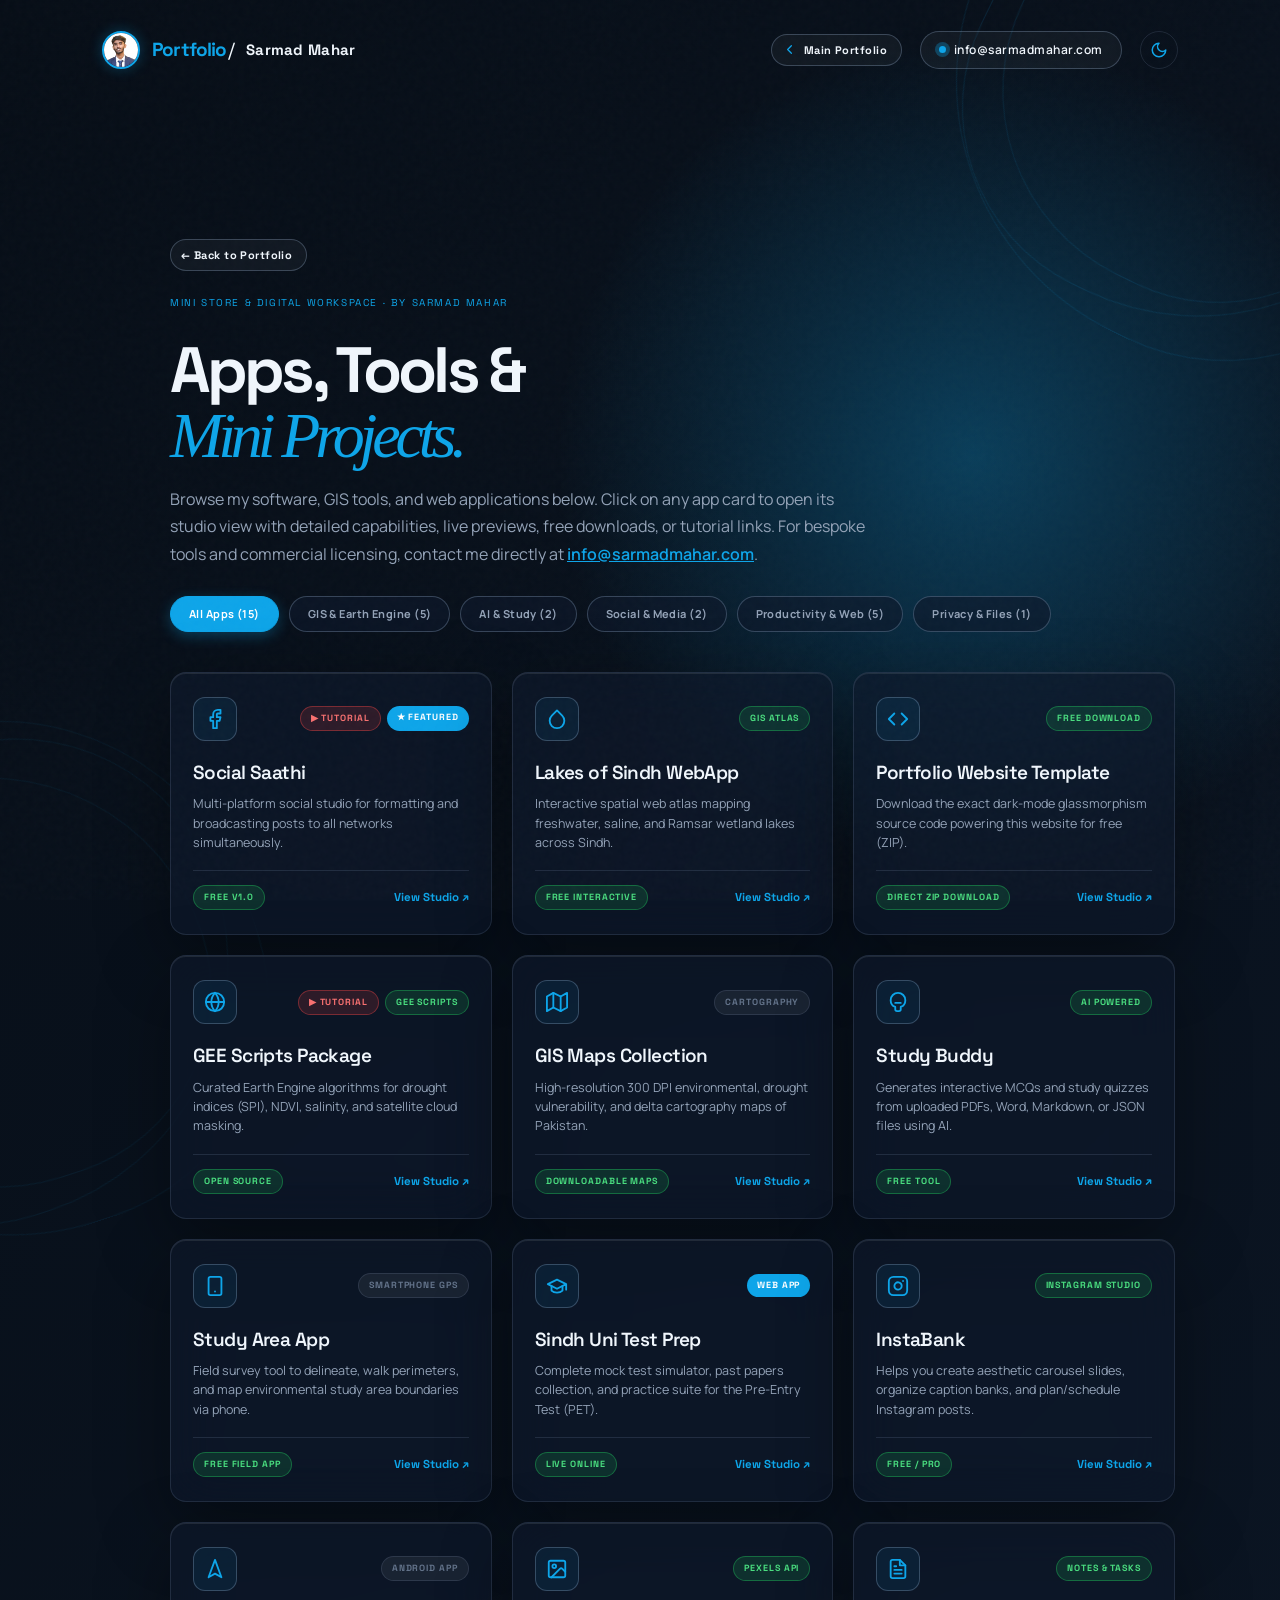
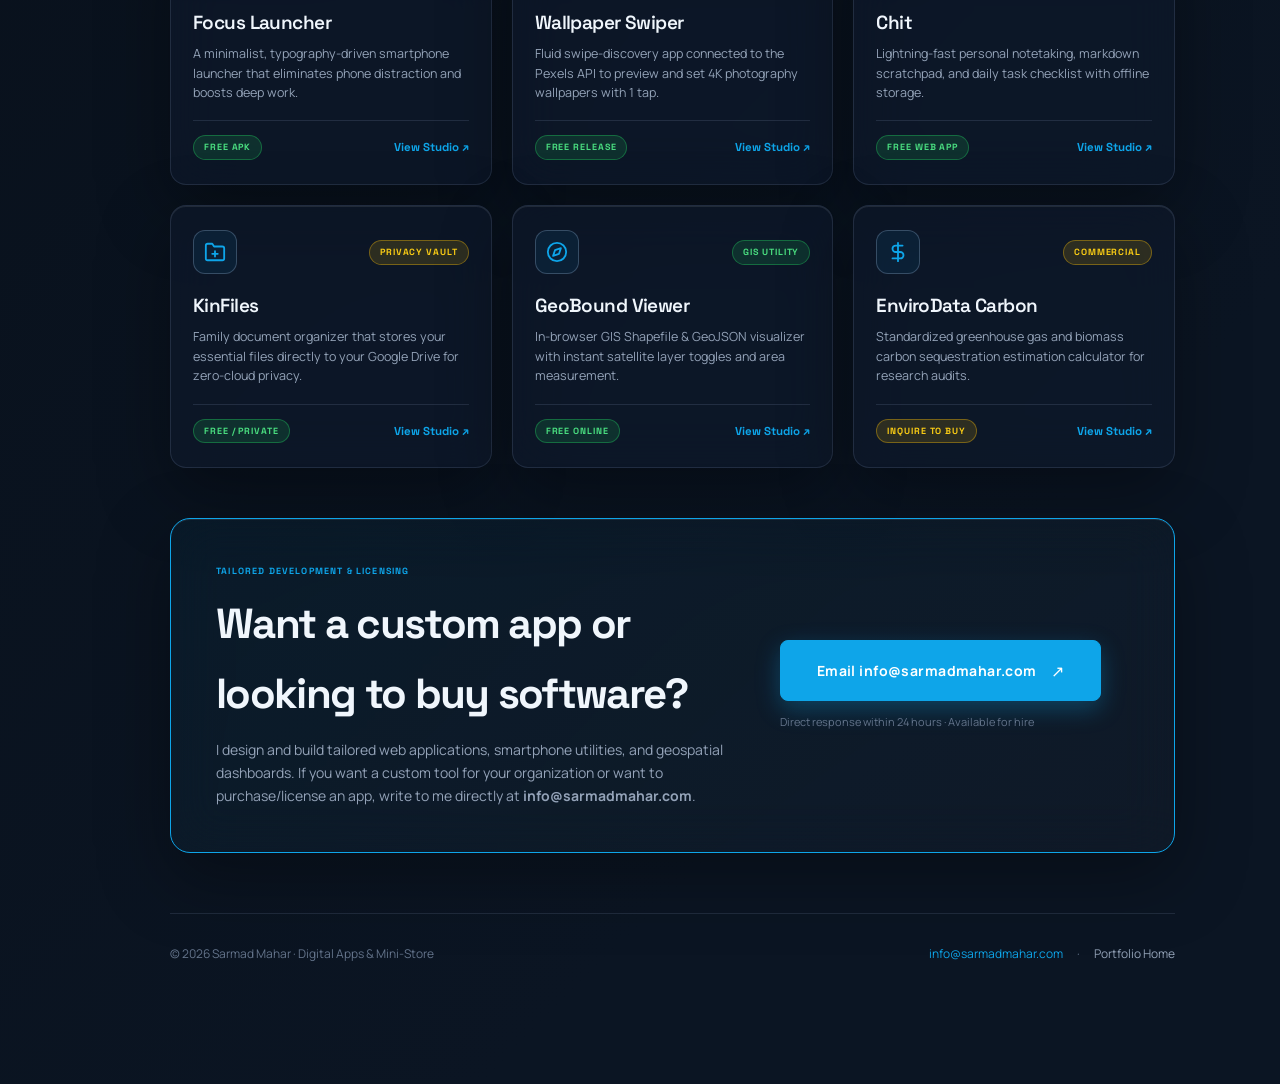
<file: apps.html>
<!DOCTYPE html>
<html lang="en">
<head>
  <meta charset="UTF-8">
  <meta name="viewport" content="width=device-width, initial-scale=1.0">
  <meta http-equiv="refresh" content="0; url=Portfolio/apps.html">
  <title>Sarmad Mahar — Apps &amp; Tools Store</title>
  <script>
    window.location.replace("Portfolio/apps.html");
  </script>
</head>
<body style="font-family: system-ui, -apple-system, sans-serif; display: flex; align-items: center; justify-content: center; height: 100vh; margin: 0; background: #070e17; color: #94a3b8;">
  <p>Loading Apps &amp; Tools Store... If you are not redirected automatically, <a href="Portfolio/apps.html" style="color: #0ea5e9; text-decoration: underline;">click here</a>.</p>
</body>
</html>
</file>
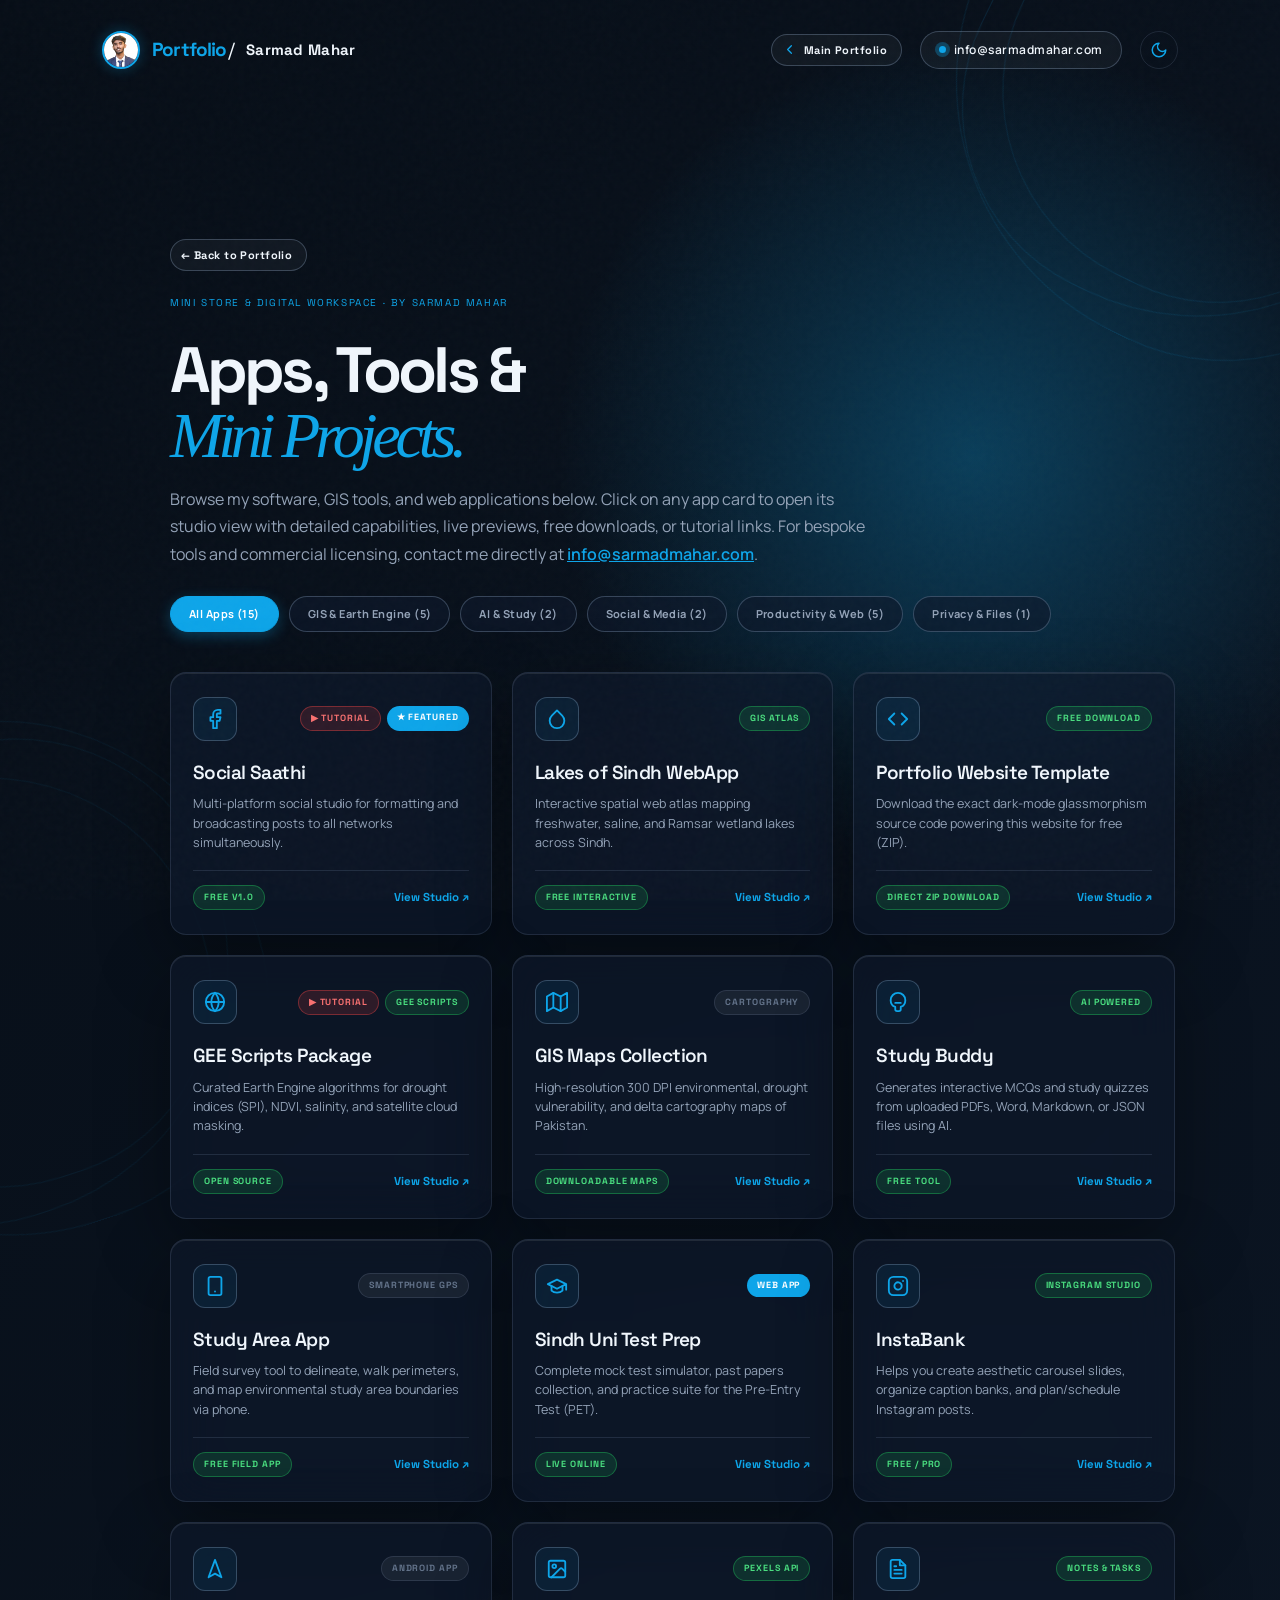
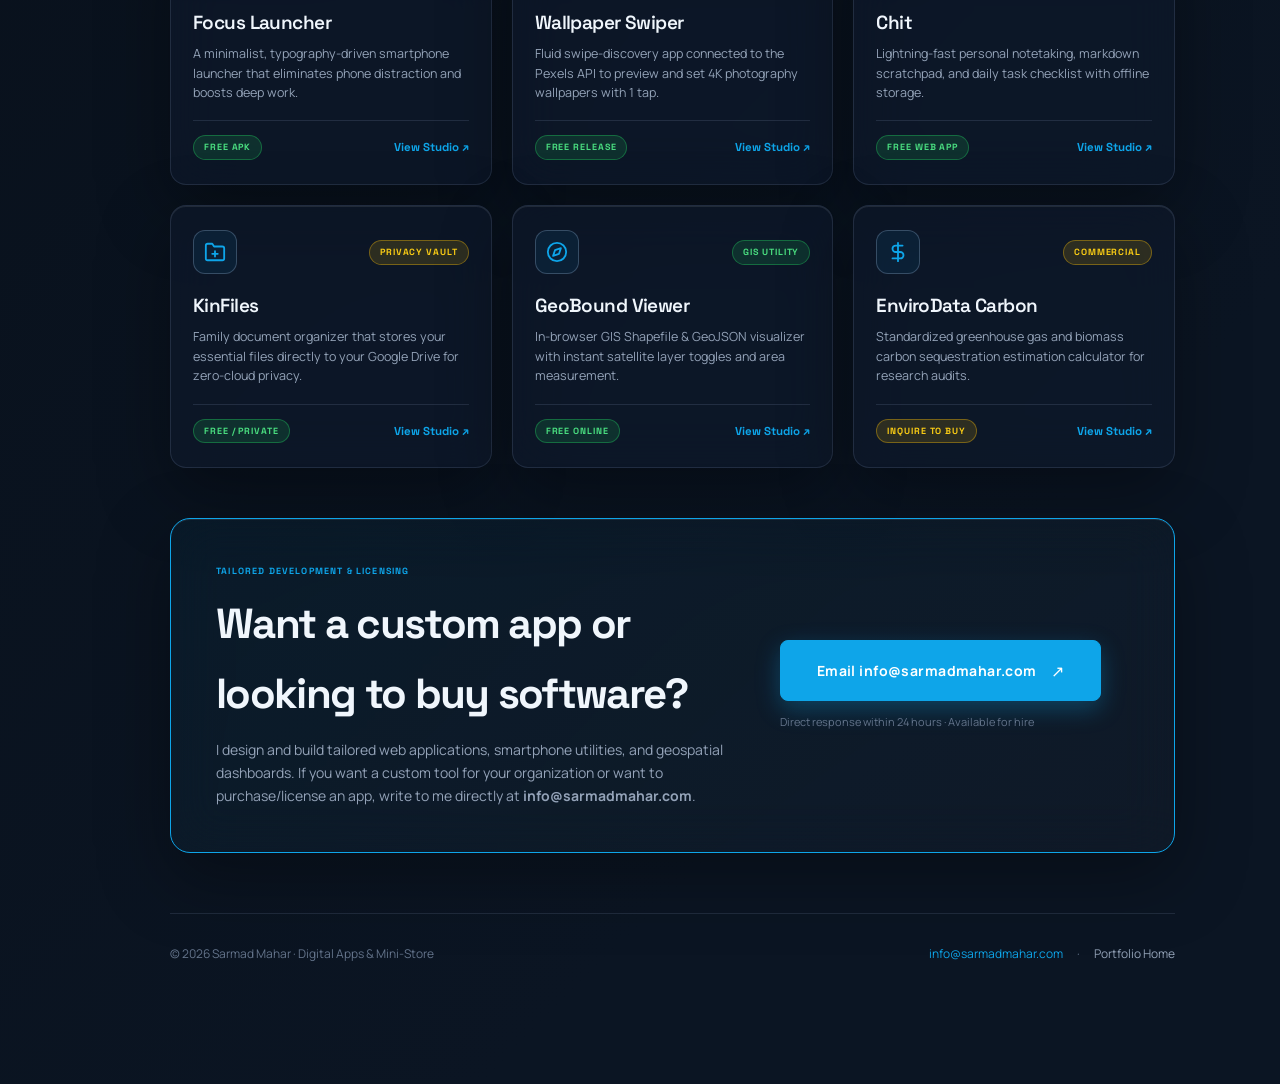
<file: Portfolio/apps.html>
<!doctype html>
<html lang="en" data-theme="dark">
<head>
  <meta charset="utf-8" />
  <meta name="viewport" content="width=device-width, initial-scale=1" />
  <meta name="theme-color" content="#070e17" />
  <title>Apps &amp; Tools Store — Sarmad Mahar</title>
  <link rel="icon" type="image/png" href="assets/Sarmad_white_bg.png" />
  <link rel="preconnect" href="https://fonts.googleapis.com" />
  <link rel="preconnect" href="https://fonts.gstatic.com" crossorigin />
  <link href="https://fonts.googleapis.com/css2?family=Manrope:wght@400;500;600;700;800&family=Space+Grotesk:wght@400;500;600;700&display=swap" rel="stylesheet" />
  <link rel="stylesheet" href="styles.css" />
  <script defer src="https://cloud.umami.is/script.js" data-website-id="f32231da-c43e-4937-90b1-f5a5cd0eb5b8"></script>
</head>
<body>
  <div class="page-noise" aria-hidden="true"></div>
  <div class="contours contours-one" aria-hidden="true"></div>
  <div class="contours contours-two" aria-hidden="true"></div>

  <!-- TOPBAR -->
  <header class="topbar">
    <a class="brand" href="index.html">
      <img class="brand-avatar" src="assets/Sarmad_white_bg.png" alt="Sarmad Mahar" />
      <span class="brand-mark">Portfolio<span>/</span></span>
      <span class="brand-copy"><strong>Sarmad Mahar</strong></span>
    </a>
    <div class="top-actions">
      <a class="nav-store-btn" href="index.html" title="Return to main portfolio">
        <svg width="15" height="15" viewBox="0 0 24 24" fill="none" stroke="currentColor" stroke-width="2" stroke-linecap="round" stroke-linejoin="round"><path d="m15 18-6-6 6-6"/></svg>
        <span>Main Portfolio</span>
      </a>
      <a class="availability" href="mailto:info@sarmadmahar.com?subject=Store%20Inquiry"><i></i> info@sarmadmahar.com</a>
      <button class="theme-toggle" type="button" aria-label="Switch theme" data-theme-toggle>
        <span class="theme-icon" data-theme-icon>
          <svg width="18" height="18" viewBox="0 0 24 24" fill="none" stroke="currentColor" stroke-width="2" stroke-linecap="round" stroke-linejoin="round"><path d="M12 3a6 6 0 0 0 9 9 9 9 0 1 1-9-9Z"/></svg>
        </span>
      </button>
    </div>
  </header>

  <main class="section">
    <div class="store-container">
      <!-- BREADCRUMB PILL -->
      <a class="nav-store-btn" href="index.html" style="margin-bottom: 24px; display: inline-flex;">
        ← Back to Portfolio
      </a>

      <!-- STORE HERO -->
      <section class="store-hero">
        <p class="eyebrow">MINI STORE &amp; DIGITAL WORKSPACE · BY SARMAD MAHAR</p>
        <h1>
          Apps, Tools &amp;<br />
          <em>Mini Projects.</em>
        </h1>
        <p class="store-hero-desc">
          Browse my software, GIS tools, and web applications below. Click on any app card to open its studio view with detailed capabilities, live previews, free downloads, or tutorial links. For bespoke tools and commercial licensing, contact me directly at <a href="mailto:info@sarmadmahar.com" style="color: var(--accent); font-weight: 600; text-decoration: underline;">info@sarmadmahar.com</a>.
        </p>

        <!-- CATEGORY FILTER TABS -->
        <div class="store-filter-bar">
          <button class="store-pill-filter active" data-filter="all">All Apps (15)</button>
          <button class="store-pill-filter" data-filter="gis">GIS &amp; Earth Engine (5)</button>
          <button class="store-pill-filter" data-filter="ai-study">AI &amp; Study (2)</button>
          <button class="store-pill-filter" data-filter="social">Social &amp; Media (2)</button>
          <button class="store-pill-filter" data-filter="productivity">Productivity &amp; Web (5)</button>
          <button class="store-pill-filter" data-filter="privacy">Privacy &amp; Files (1)</button>
        </div>
      </section>

      <!-- COMPACT APPS GRID (ALL APPS AT USER'S VIEW) -->
      <section class="store-grid" id="apps-grid">
        <!-- 1. SOCIAL SAATHI -->
        <article class="store-card glass" data-app="social-saathi" data-category="social">
          <div class="store-card-header">
            <div class="store-card-icon">
              <svg width="22" height="22" viewBox="0 0 24 24" fill="none" stroke="currentColor" stroke-width="2" stroke-linecap="round" stroke-linejoin="round"><path d="M18 2h-3a5 5 0 0 0-5 5v3H7v4h3v8h4v-8h3l1-4h-4V7a1 1 0 0 1 1-1h3z"/></svg>
            </div>
            <div style="display: flex; gap: 6px;">
              <span class="badge-tag badge-tutorial">▶ Tutorial</span>
              <span class="badge-tag badge-featured">★ FEATURED</span>
            </div>
          </div>
          <h3>Social Saathi</h3>
          <p>Multi-platform social studio for formatting and broadcasting posts to all networks simultaneously.</p>
          <div class="store-card-footer">
            <span class="badge-tag badge-free">Free v1.0</span>
            <span class="store-card-btn">View Studio ↗</span>
          </div>
        </article>

        <!-- 2. LAKES OF SINDH WEBAPP -->
        <article class="store-card glass" data-app="lakes-of-sindh" data-category="gis">
          <div class="store-card-header">
            <div class="store-card-icon">
              <svg width="22" height="22" viewBox="0 0 24 24" fill="none" stroke="currentColor" stroke-width="2" stroke-linecap="round" stroke-linejoin="round"><path d="M12 2.69l5.66 5.66a8 8 0 1 1-11.31 0z"/></svg>
            </div>
            <span class="badge-tag badge-free">GIS ATLAS</span>
          </div>
          <h3>Lakes of Sindh WebApp</h3>
          <p>Interactive spatial web atlas mapping freshwater, saline, and Ramsar wetland lakes across Sindh.</p>
          <div class="store-card-footer">
            <span class="badge-tag badge-free">Free Interactive</span>
            <span class="store-card-btn">View Studio ↗</span>
          </div>
        </article>

        <!-- 3. FREE PORTFOLIO WEBSITE TEMPLATE -->
        <article class="store-card glass" data-app="portfolio-template-free" data-category="productivity">
          <div class="store-card-header">
            <div class="store-card-icon">
              <svg width="22" height="22" viewBox="0 0 24 24" fill="none" stroke="currentColor" stroke-width="2" stroke-linecap="round" stroke-linejoin="round"><polyline points="16 18 22 12 16 6"/><polyline points="8 6 2 12 8 18"/></svg>
            </div>
            <span class="badge-tag badge-free">FREE DOWNLOAD</span>
          </div>
          <h3>Portfolio Website Template</h3>
          <p>Download the exact dark-mode glassmorphism source code powering this website for free (ZIP).</p>
          <div class="store-card-footer">
            <span class="badge-tag badge-free">Direct ZIP Download</span>
            <span class="store-card-btn">View Studio ↗</span>
          </div>
        </article>

        <!-- 4. GEE GOOGLE EARTH ENGINE SCRIPTS -->
        <article class="store-card glass" data-app="gee-scripts-package" data-category="gis">
          <div class="store-card-header">
            <div class="store-card-icon">
              <svg width="22" height="22" viewBox="0 0 24 24" fill="none" stroke="currentColor" stroke-width="2" stroke-linecap="round" stroke-linejoin="round"><circle cx="12" cy="12" r="10"/><path d="M12 2a14.5 14.5 0 0 0 0 20 14.5 14.5 0 0 0 0-20"/><path d="M2 12h20"/></svg>
            </div>
            <div style="display: flex; gap: 6px;">
              <span class="badge-tag badge-tutorial">▶ Tutorial</span>
              <span class="badge-tag badge-free">GEE SCRIPTS</span>
            </div>
          </div>
          <h3>GEE Scripts Package</h3>
          <p>Curated Earth Engine algorithms for drought indices (SPI), NDVI, salinity, and satellite cloud masking.</p>
          <div class="store-card-footer">
            <span class="badge-tag badge-free">Open Source</span>
            <span class="store-card-btn">View Studio ↗</span>
          </div>
        </article>

        <!-- 5. GIS MAPS & ATLAS COLLECTION -->
        <article class="store-card glass" data-app="gis-maps-collection" data-category="gis">
          <div class="store-card-header">
            <div class="store-card-icon">
              <svg width="22" height="22" viewBox="0 0 24 24" fill="none" stroke="currentColor" stroke-width="2" stroke-linecap="round" stroke-linejoin="round"><polygon points="1 6 1 22 8 18 16 22 23 18 23 2 16 6 8 2 1 6"/><line x1="8" x2="8" y1="2" y2="18"/><line x1="16" x2="16" y1="6" y2="22"/></svg>
            </div>
            <span class="badge-tag badge-version">CARTOGRAPHY</span>
          </div>
          <h3>GIS Maps Collection</h3>
          <p>High-resolution 300 DPI environmental, drought vulnerability, and delta cartography maps of Pakistan.</p>
          <div class="store-card-footer">
            <span class="badge-tag badge-free">Downloadable Maps</span>
            <span class="store-card-btn">View Studio ↗</span>
          </div>
        </article>

        <!-- 6. STUDY BUDDY (AI MCQS) -->
        <article class="store-card glass" data-app="study-buddy" data-category="ai-study">
          <div class="store-card-header">
            <div class="store-card-icon">
              <svg width="22" height="22" viewBox="0 0 24 24" fill="none" stroke="currentColor" stroke-width="2" stroke-linecap="round" stroke-linejoin="round"><path d="M12 2a8 8 0 0 0-8 8c0 3.36 2.07 6.24 5 7.42V20a2 2 0 0 0 2 2h2a2 2 0 0 0 2-2v-2.58c2.93-1.18 5-4.06 5-7.42a8 8 0 0 0-8-8z"/><path d="M9 13h6"/></svg>
            </div>
            <span class="badge-tag badge-free">AI POWERED</span>
          </div>
          <h3>Study Buddy</h3>
          <p>Generates interactive MCQs and study quizzes from uploaded PDFs, Word, Markdown, or JSON files using AI.</p>
          <div class="store-card-footer">
            <span class="badge-tag badge-free">Free Tool</span>
            <span class="store-card-btn">View Studio ↗</span>
          </div>
        </article>

        <!-- 7. STUDY AREA APP (SMARTPHONE) -->
        <article class="store-card glass" data-app="study-area-app" data-category="gis">
          <div class="store-card-header">
            <div class="store-card-icon">
              <svg width="22" height="22" viewBox="0 0 24 24" fill="none" stroke="currentColor" stroke-width="2" stroke-linecap="round" stroke-linejoin="round"><rect width="14" height="20" x="5" y="2" rx="2" ry="2"/><path d="M12 18h.01"/></svg>
            </div>
            <span class="badge-tag badge-version">SMARTPHONE GPS</span>
          </div>
          <h3>Study Area App</h3>
          <p>Field survey tool to delineate, walk perimeters, and map environmental study area boundaries via phone.</p>
          <div class="store-card-footer">
            <span class="badge-tag badge-free">Free Field App</span>
            <span class="store-card-btn">View Studio ↗</span>
          </div>
        </article>

        <!-- 8. SINDH UNIVERSITY TEST PREPARATION -->
        <article class="store-card glass" data-app="sindh-uni-pet" data-category="ai-study">
          <div class="store-card-header">
            <div class="store-card-icon">
              <svg width="22" height="22" viewBox="0 0 24 24" fill="none" stroke="currentColor" stroke-width="2" stroke-linecap="round" stroke-linejoin="round"><path d="M22 10v6M2 10l10-5 10 5-10 5z"/><path d="M6 12v5c3 3 9 3 12 0v-5"/></svg>
            </div>
            <span class="badge-tag badge-featured">WEB APP</span>
          </div>
          <h3>Sindh Uni Test Prep</h3>
          <p>Complete mock test simulator, past papers collection, and practice suite for the Pre-Entry Test (PET).</p>
          <div class="store-card-footer">
            <span class="badge-tag badge-free">Live Online</span>
            <span class="store-card-btn">View Studio ↗</span>
          </div>
        </article>

        <!-- 9. INSTABANK -->
        <article class="store-card glass" data-app="instabank" data-category="social">
          <div class="store-card-header">
            <div class="store-card-icon">
              <svg width="22" height="22" viewBox="0 0 24 24" fill="none" stroke="currentColor" stroke-width="2" stroke-linecap="round" stroke-linejoin="round"><rect width="20" height="20" x="2" y="2" rx="5" ry="5"/><path d="M16 11.37A4 4 0 1 1 12.63 8 4 4 0 0 1 16 11.37z"/><line x1="17.5" x2="17.51" y1="6.5" y2="6.5"/></svg>
            </div>
            <span class="badge-tag badge-free">INSTAGRAM STUDIO</span>
          </div>
          <h3>InstaBank</h3>
          <p>Helps you create aesthetic carousel slides, organize caption banks, and plan/schedule Instagram posts.</p>
          <div class="store-card-footer">
            <span class="badge-tag badge-free">Free / Pro</span>
            <span class="store-card-btn">View Studio ↗</span>
          </div>
        </article>

        <!-- 10. FOCUS LAUNCHER -->
        <article class="store-card glass" data-app="focus-launcher" data-category="productivity">
          <div class="store-card-header">
            <div class="store-card-icon">
              <svg width="22" height="22" viewBox="0 0 24 24" fill="none" stroke="currentColor" stroke-width="2" stroke-linecap="round" stroke-linejoin="round"><polygon points="12 2 19 21 12 17 5 21 12 2"/></svg>
            </div>
            <span class="badge-tag badge-version">ANDROID APP</span>
          </div>
          <h3>Focus Launcher</h3>
          <p>A minimalist, typography-driven smartphone launcher that eliminates phone distraction and boosts deep work.</p>
          <div class="store-card-footer">
            <span class="badge-tag badge-free">Free APK</span>
            <span class="store-card-btn">View Studio ↗</span>
          </div>
        </article>

        <!-- 11. WALLPAPER SWIPER (PEXELS) -->
        <article class="store-card glass" data-app="wallpaper-swiper" data-category="productivity">
          <div class="store-card-header">
            <div class="store-card-icon">
              <svg width="22" height="22" viewBox="0 0 24 24" fill="none" stroke="currentColor" stroke-width="2" stroke-linecap="round" stroke-linejoin="round"><rect width="18" height="18" x="3" y="3" rx="2" ry="2"/><circle cx="9" cy="9" r="2"/><path d="m21 15-3.086-3.086a2 2 0 0 0-2.828 0L6 21"/></svg>
            </div>
            <span class="badge-tag badge-free">PEXELS API</span>
          </div>
          <h3>Wallpaper Swiper</h3>
          <p>Fluid swipe-discovery app connected to the Pexels API to preview and set 4K photography wallpapers with 1 tap.</p>
          <div class="store-card-footer">
            <span class="badge-tag badge-free">Free Release</span>
            <span class="store-card-btn">View Studio ↗</span>
          </div>
        </article>

        <!-- 12. CHIT (NOTES & TASKS) -->
        <article class="store-card glass" data-app="chit-notes" data-category="productivity">
          <div class="store-card-header">
            <div class="store-card-icon">
              <svg width="22" height="22" viewBox="0 0 24 24" fill="none" stroke="currentColor" stroke-width="2" stroke-linecap="round" stroke-linejoin="round"><path d="M14 2H6a2 2 0 0 0-2 2v16a2 2 0 0 0 2 2h12a2 2 0 0 0 2-2V8z"/><polyline points="14 2 14 8 20 8"/><line x1="16" x2="8" y1="13" y2="13"/><line x1="16" x2="8" y1="17" y2="17"/><polyline points="10 9 9 9 8 9"/></svg>
            </div>
            <span class="badge-tag badge-free">NOTES &amp; TASKS</span>
          </div>
          <h3>Chit</h3>
          <p>Lightning-fast personal notetaking, markdown scratchpad, and daily task checklist with offline storage.</p>
          <div class="store-card-footer">
            <span class="badge-tag badge-free">Free Web App</span>
            <span class="store-card-btn">View Studio ↗</span>
          </div>
        </article>

        <!-- 13. KINFILES (GOOGLE DRIVE VAULT) -->
        <article class="store-card glass" data-app="kinfiles" data-category="privacy">
          <div class="store-card-header">
            <div class="store-card-icon">
              <svg width="22" height="22" viewBox="0 0 24 24" fill="none" stroke="currentColor" stroke-width="2" stroke-linecap="round" stroke-linejoin="round"><path d="M22 19a2 2 0 0 1-2 2H4a2 2 0 0 1-2-2V5a2 2 0 0 1 2-2h5l2 3h9a2 2 0 0 1 2 2z"/><line x1="12" x2="12" y1="11" y2="17"/><line x1="9" x2="15" y1="14" y2="14"/></svg>
            </div>
            <span class="badge-tag badge-pro">PRIVACY VAULT</span>
          </div>
          <h3>KinFiles</h3>
          <p>Family document organizer that stores your essential files directly to your Google Drive for zero-cloud privacy.</p>
          <div class="store-card-footer">
            <span class="badge-tag badge-free">Free / Private</span>
            <span class="store-card-btn">View Studio ↗</span>
          </div>
        </article>

        <!-- 14. GEOBOUND SPATIAL VIEWER -->
        <article class="store-card glass" data-app="geobound" data-category="gis">
          <div class="store-card-header">
            <div class="store-card-icon">
              <svg width="22" height="22" viewBox="0 0 24 24" fill="none" stroke="currentColor" stroke-width="2" stroke-linecap="round" stroke-linejoin="round"><circle cx="12" cy="12" r="10"/><polygon points="16.24 7.76 14.12 14.12 7.76 16.24 9.88 9.88 16.24 7.76"/></svg>
            </div>
            <span class="badge-tag badge-free">GIS UTILITY</span>
          </div>
          <h3>GeoBound Viewer</h3>
          <p>In-browser GIS Shapefile &amp; GeoJSON visualizer with instant satellite layer toggles and area measurement.</p>
          <div class="store-card-footer">
            <span class="badge-tag badge-free">Free Online</span>
            <span class="store-card-btn">View Studio ↗</span>
          </div>
        </article>

        <!-- 15. ENVIRODATA CARBON ENGINE -->
        <article class="store-card glass" data-app="envirodata" data-category="gis">
          <div class="store-card-header">
            <div class="store-card-icon">
              <svg width="22" height="22" viewBox="0 0 24 24" fill="none" stroke="currentColor" stroke-width="2" stroke-linecap="round" stroke-linejoin="round"><path d="M12 2v20"/><path d="M17 5H9.5a3.5 3.5 0 0 0 0 7h5a3.5 3.5 0 0 1 0 7H6"/></svg>
            </div>
            <span class="badge-tag badge-pro">COMMERCIAL</span>
          </div>
          <h3>EnviroData Carbon</h3>
          <p>Standardized greenhouse gas and biomass carbon sequestration estimation calculator for research audits.</p>
          <div class="store-card-footer">
            <span class="badge-tag badge-pro">Inquire to Buy</span>
            <span class="store-card-btn">View Studio ↗</span>
          </div>
        </article>
      </section>

      <!-- BUY / CUSTOM APPS CONTACT PANEL -->
      <section class="store-inquiry-box glass">
        <div>
          <span class="fact-label" style="display: block; margin-bottom: 10px;">Tailored Development &amp; Licensing</span>
          <h2>Want a custom app or looking to buy software?</h2>
          <p>
            I design and build tailored web applications, smartphone utilities, and geospatial dashboards. If you want a custom tool for your organization or want to purchase/license an app, write to me directly at <strong>info@sarmadmahar.com</strong>.
          </p>
        </div>
        <div style="display: flex; flex-direction: column; gap: 12px; align-items: flex-start; justify-content: center;">
          <a class="button button-primary" style="padding: 18px 36px; font-size: 14px;" href="mailto:info@sarmadmahar.com?subject=Custom%20App%20%2F%20Tool%20Inquiry%20from%20Store">
            Email info@sarmadmahar.com <span>↗</span>
          </a>
          <span style="font-size: 11px; color: var(--faint);">Direct response within 24 hours · Available for hire</span>
        </div>
      </section>

      <!-- FOOTER -->
      <footer style="margin-top: 60px; padding-top: 30px; border-top: 1px solid var(--line); display: flex; justify-content: space-between; align-items: center; font-size: 12px; color: var(--faint);">
        <span>© 2026 Sarmad Mahar · Digital Apps &amp; Mini-Store</span>
        <div style="display: flex; gap: 14px; align-items: center;">
          <a href="mailto:info@sarmadmahar.com" style="color: var(--accent); text-decoration: none;">info@sarmadmahar.com</a>
          <span>·</span>
          <a href="index.html" style="color: var(--muted); text-decoration: none;">Portfolio Home</a>
        </div>
      </footer>
    </div>
  </main>

  <!-- INTERACTIVE STUDIO DETAIL DIALOG MODAL (POPUP LIKE SOCIAL SAATHI) -->
  <div class="app-modal" id="app-modal" aria-hidden="true" role="dialog" aria-modal="true">
    <div class="app-modal-backdrop" id="app-modal-backdrop"></div>
    <div class="app-modal-dialog glass" id="app-modal-dialog">
      <button class="app-modal-close-btn" id="app-modal-close" aria-label="Close dialog">✕</button>
      <div id="modal-dynamic-content">
        <!-- Content will be injected dynamically by JavaScript -->
      </div>
    </div>
  </div>

  <!-- SCRIPT FOR COMPACT CARDS & SOCIAL SAATHI MODAL -->
  <script>
    const appsData = {
      'social-saathi': {
        name: 'Social Saathi',
        tagline: 'Multi-Platform Social Media Publishing & Studio Suite',
        badges: ['★ FEATURED STUDIO APP', 'FREE RELEASE', 'v1.0 READY'],
        description: '<strong>Social Saathi</strong> is a unified creator workspace built to draft, preview, format, and upload content across multiple social platforms simultaneously without switching tabs or losing formatting. Perfect for solo developers, researchers, and creators looking to streamline their digital presence.',
        features: [
          'Simultaneous Multi-Network Upload (LinkedIn, YouTube, X, Instagram, WhatsApp)',
          'Live Cross-Platform Canvas Previews',
          'Smart Caption & Hashtag Templates',
          'Zero Cloud Logging · 100% Client-Side Privacy'
        ],
        mockupHeader: 'Social Saathi Studio',
        mockupStatus: '● Connected: LinkedIn, YouTube, Instagram, X',
        mockupContent: '[ Post Composer ]<br>"Writing my latest field note on mangrove carbon sequestration across the Indus delta..."',
        mockupBadges: ['Ready to Dispatch', 'All Targets Synced'],
        primaryBtn: { text: 'Get Social Saathi Free', icon: '↓', url: 'mailto:info@sarmadmahar.com?subject=Access%20Request%20for%20Social%20Saathi%20App&body=Hi%20Sarmad%2C%20I%20would%20like%20to%20access%2Fdownload%20Social%20Saathi%20v1.0.' },
        secondaryBtn: { text: 'Custom Setup / Buy', icon: '↗', url: 'mailto:info@sarmadmahar.com?subject=Custom%20Social%20Saathi%20Integration&body=Hi%20Sarmad%2C%20I%20want%20to%20inquire%20about%20a%20custom%20version%20of%20Social%20Saathi.' },
        tutorialBtn: { text: 'Watch Tutorial', icon: '▶', url: 'https://www.youtube.com/@gisguide' }
      },
      'lakes-of-sindh': {
        name: 'Lakes of Sindh WebApp',
        tagline: 'Interactive Geospatial Atlas of Sindh\'s Freshwater & Wetland Lakes',
        badges: ['GIS ATLAS', 'FREE INTERACTIVE', 'RAMSAR SITES'],
        description: '<strong>Lakes of Sindh WebApp</strong> is a specialized spatial web application mapping the major and minor inland water bodies and Ramsar wetland sites across Sindh (including Keenjhar, Manchar, Haleji, Drigh, and Chotiari Reservoir). View surface area dynamics, ecological conservation status, and satellite water index (NDWI) layers.',
        features: [
          'Interactive satellite mapping of 20+ Sindh wetland lakes',
          'Multi-temporal NDWI surface water area tracking',
          'Ramsar site ecological profiles and bird biodiversity data',
          'Exportable GIS vector boundaries (GeoJSON & KML)'
        ],
        mockupHeader: 'Lakes of Sindh Spatial Portal',
        mockupStatus: '● Active Basemap: Esri World Imagery · 24 Lakes Mapped',
        mockupContent: '[ Lake Manchar Basin ]<br>Coordinates: 26.42° N, 67.65° E · Surface Area: ~260 sq km · Ramsar Wetland Site',
        mockupBadges: ['Satellite NDWI Synced', 'High-Res Vectors'],
        primaryBtn: { text: 'Launch WebApp Free', icon: '↗', url: 'mailto:info@sarmadmahar.com?subject=Access%20Request%20for%20Lakes%20of%20Sindh%20WebApp' },
        secondaryBtn: { text: 'Inquire GIS Dataset', icon: '✉', url: 'mailto:info@sarmadmahar.com?subject=Lakes%20of%20Sindh%20GIS%20Dataset%20Inquiry' },
        tutorialBtn: null
      },
      'portfolio-template-free': {
        name: 'Portfolio Website Template',
        tagline: 'Complete Dark-Mode Glassmorphism Portfolio Engine (Free ZIP Download)',
        badges: ['FREE TEMPLATE', 'OPEN SOURCE', 'ZERO DEPENDENCY'],
        description: 'Download the complete source code of this exact personal portfolio website for free! Built with ultra-fast pure HTML5, vanilla CSS, and JavaScript with zero external frameworks, responsive docked navigation, theme switching, and GitHub Pages ready out of the box.',
        features: [
          'Complete source code ZIP with HTML, CSS, JS, and layout structure',
          'Responsive docked sidebar + mobile bottom app bar',
          'Pre-configured GitHub Pages ready architecture',
          '100% Free for personal and academic use'
        ],
        mockupHeader: 'Portfolio Template Package',
        mockupStatus: '● Release: v2.0 Clean Build · License: Free MIT',
        mockupContent: '[ Package Contents ]<br>index.html · styles.css · script.js · apps.html · creative.html · Readme Guide',
        mockupBadges: ['Direct ZIP Download', 'Zero Dependencies'],
        primaryBtn: { text: 'Download Free ZIP', icon: '↓', url: 'assets/Sarmad_Portfolio_Website_Template.zip' },
        secondaryBtn: { text: 'View GitHub Repo', icon: '↗', url: 'https://github.com/sarmad-mahar/Portfolio' },
        tutorialBtn: null
      },
      'gee-scripts-package': {
        name: 'GEE Scripts Package',
        tagline: 'Google Earth Engine Planetary Analysis & Remote Sensing Algorithms',
        badges: ['EARTH ENGINE', 'FREE CODE', 'ALGORITHMS'],
        description: 'A curated collection of production-ready Google Earth Engine JavaScript and Python scripts for satellite image preprocessing, cloud masking, vegetation index computation (NDVI, NDWI, EVI), land surface temperature (LST), and multi-year drought time-series analysis.',
        features: [
          'Sentinel-2 & Landsat 8/9 cloud-masked surface reflectance pipelines',
          'Drought SPI, NDDI & soil degradation calculation algorithms',
          'Automated chart generation & GeoTIFF export to Google Drive',
          'Compatible with Earth Engine Code Editor & Python geemap'
        ],
        mockupHeader: 'Google Earth Engine Code Editor',
        mockupStatus: '● API: ee.ImageCollection · Repository: scripts_GoogleEarthEngine',
        mockupContent: '// Landsat 9 Coastal Salinity Analysis<br>var s2 = ee.ImageCollection("COPERNICUS/S2_SR_HARMONIZED")<br>&nbsp;&nbsp;.filterDate("2024-01-01", "2024-12-31")<br>&nbsp;&nbsp;.map(maskS2clouds);',
        mockupBadges: ['GitHub Synced', 'Video Guide Available'],
        primaryBtn: { text: 'Get GEE Scripts Free', icon: '↓', url: 'https://github.com/sarmad-mahar/scripts_GoogleEarthEngine' },
        secondaryBtn: { text: 'Custom Script / Analysis', icon: '↗', url: 'mailto:info@sarmadmahar.com?subject=GEE%20Custom%20Script%20Request' },
        tutorialBtn: { text: 'Watch Tutorial', icon: '▶', url: 'https://www.youtube.com/@gisguide' }
      },
      'gis-maps-collection': {
        name: 'GIS Maps & Atlas Collection',
        tagline: 'Curated High-Resolution Environmental & Thematic Maps of Pakistan',
        badges: ['CARTOGRAPHY', 'FREE DOWNLOADS', '300 DPI PRINT'],
        description: 'A curated archive of thematic cartographic prints, climate vulnerability maps, and watershed atlases crafted in ArcGIS Pro. Ready for high-resolution print (300 DPI) and academic research papers.',
        features: [
          'Drought susceptibility & SPI distribution maps',
          'Indus Delta mangrove cover & coastal salinity change atlases',
          'University of Sindh regional demographic & spatial epidemiology charts',
          'Available in high-res PDF, PNG, and GeoTIFF formats'
        ],
        mockupHeader: 'Cartographic Map Archive',
        mockupStatus: '● Resolution: 300 DPI Print-Ready · Projection: UTM 42N',
        mockupContent: '[ Featured Map Sheet ]<br>"Decadal Vegetation & Salinity Dynamics in Coastal Sindh (2015–2025)"',
        mockupBadges: ['ArcGIS Pro Export', 'Vector Legends'],
        primaryBtn: { text: 'Download Map Collection', icon: '↓', url: 'mailto:info@sarmadmahar.com?subject=Request%20GIS%20Maps%20Collection' },
        secondaryBtn: { text: 'Commission Custom Map', icon: '↗', url: 'mailto:info@sarmadmahar.com?subject=Custom%20GIS%20Cartography%20Commission' },
        tutorialBtn: null
      },
      'study-buddy': {
        name: 'Study Buddy',
        tagline: 'AI-Powered Study & MCQ Generator from Uploaded Documents',
        badges: ['AI EDUCATION', 'FREE TOOL', 'v1.2 READY'],
        description: '<strong>Study Buddy</strong> is an intelligent revision workstation that parses your uploaded PDF, Markdown, Word, or JSON study materials and uses generative AI to instantly craft interactive multiple-choice questions (MCQs), flashcards, and conceptual quizzes with comprehensive explanations.',
        features: [
          'Instant parsing of PDF, Word (DOCX), Markdown & JSON files',
          'Automated AI MCQ generation with difficulty controls',
          'Deep answer rationale & concept review breakdowns',
          'Exportable quiz sheets & offline study summaries'
        ],
        mockupHeader: 'Study Buddy AI Engine',
        mockupStatus: '● Document Loaded: Environmental_Impact_Assessment.pdf',
        mockupContent: '[ Generated MCQ #1 ]<br>"What is the primary indicator used to assess meteorological drought in arid regions?"<br><span style="color: #4ade80;">✓ Answer: B (SPI)</span> · 98% AI Confidence',
        mockupBadges: ['48 MCQs Generated', 'Instant Quiz Active'],
        primaryBtn: { text: 'Launch Study Buddy Free', icon: '↓', url: 'mailto:info@sarmadmahar.com?subject=Access%20Request%20for%20Study%20Buddy%20App&body=Hi%20Sarmad%2C%20I%20would%20like%20to%20try%20Study%20Buddy.' },
        secondaryBtn: { text: 'Custom AI Setup / Buy', icon: '↗', url: 'mailto:info@sarmadmahar.com?subject=Custom%20Study%20Buddy%20Integration' },
        tutorialBtn: null
      },
      'study-area-app': {
        name: 'Study Area App',
        tagline: 'Mobile Field Delineation & Spatial Study Area Boundary Tool',
        badges: ['SMARTPHONE GPS', 'GIS TOOL', 'OFFLINE READY'],
        description: '<strong>Study Area App</strong> transforms any smartphone into an environmental survey GPS tracker. Delineate research plots on foot, record high-precision perimeter waypoints, capture geotagged photos and field notes, and export clean GeoJSON/KML polygons directly to ArcGIS Pro or Google Earth Engine.',
        features: [
          'High-precision smartphone GPS perimeter tracing',
          'WGS84, UTM, and elevation coordinate logging',
          'Geotagged site photography & environmental observations',
          'One-click export to GeoJSON, KML, and ESRI Shapefile formats'
        ],
        mockupHeader: 'Study Area Field GIS',
        mockupStatus: '● GPS Accuracy: ±2.4m · Coordinates: 25.3960° N, 68.3578° E',
        mockupContent: '[ Active Delineation: Indus River Delta Sector 4 ]<br>Perimeter: 4.8 km · Area: 1.42 sq km · 16 Waypoints Recorded',
        mockupBadges: ['GeoJSON Ready', 'Offline Mode Active'],
        primaryBtn: { text: 'Get Field App Free', icon: '↓', url: 'mailto:info@sarmadmahar.com?subject=Access%20Request%20for%20Study%20Area%20App' },
        secondaryBtn: { text: 'Custom GIS Version', icon: '↗', url: 'mailto:info@sarmadmahar.com?subject=Custom%20Study%20Area%20GIS%20Tool' },
        tutorialBtn: null
      },
      'sindh-uni-pet': {
        name: 'Sindh University Test Prep',
        tagline: 'Pre-Entry Test (PET) 2025–2026 Preparation Mock & Past Papers Suite',
        badges: ['WEB APP', 'FREE ONLINE', 'VERIFIED MCQS'],
        description: 'An all-in-one preparation portal engineered specifically for University of Sindh aspirants. Features authentic past papers, randomized timed mock tests, and subject drills in English, General Science, Mathematics, and General Knowledge with automatic scoring and merit calculation.',
        features: [
          'Full past papers bank with verified answer explanations',
          'Realistic 100-question timed exam simulator',
          'Detailed score report & percentile calculation',
          'Works smoothly on all smartphones and browsers'
        ],
        mockupHeader: 'Sindh University PET Suite',
        mockupStatus: '● Live on GitHub Pages · 1,500+ Questions Indexed',
        mockupContent: '[ Timed Mock Test Session ]<br>100 Questions · 90 Minutes · Score: 88/100 (Merit Eligible)',
        mockupBadges: ['Live Web App', 'Instant Access'],
        primaryBtn: { text: 'Open Live Web App', icon: '↗', url: 'https://sarmad-mahar.github.io/sindh-uni-pet-prep/' },
        secondaryBtn: { text: 'Contact / Contribute', icon: '✉', url: 'mailto:info@sarmadmahar.com?subject=Sindh%20Uni%20PET%20Prep%20Feedback' },
        tutorialBtn: null
      },
      'instabank': {
        name: 'InstaBank',
        tagline: 'Instagram Post Creator, Carousel Studio & Content Organizer',
        badges: ['SOCIAL STUDIO', 'FREE / PRO', 'CREATOR TOOL'],
        description: '<strong>InstaBank</strong> is a visual workstation tailored for Instagram creators and brands. Assemble clean multi-slide carousels, store reusable caption & hashtag banks, plan your aesthetic 9-grid feed, and dispatch posts without the friction of mobile keyboards.',
        features: [
          'Visual 9-grid feed planner & layout preview',
          'Multi-slide carousel composer with preset 4:5 aspect ratios',
          'Categorized caption & hashtag repository with 1-click copy',
          'Post scheduling reminders and automated notifications'
        ],
        mockupHeader: 'InstaBank Workspace',
        mockupStatus: '● Grid Status: 12 Drafts · 6 Scheduled · 24 Stored in Bank',
        mockupContent: '[ Carousel Builder ]<br>"5 Essential GIS Maps for Climate Action" -> 7 Slides Prepared · Aspect Ratio 4:5',
        mockupBadges: ['Visual Grid Synced', 'High-Res Ready'],
        primaryBtn: { text: 'Get InstaBank Free', icon: '↓', url: 'mailto:info@sarmadmahar.com?subject=Access%20Request%20for%20InstaBank%20App' },
        secondaryBtn: { text: 'Buy Pro / Custom Setup', icon: '↗', url: 'mailto:info@sarmadmahar.com?subject=InstaBank%20Pro%20Purchase%20Inquiry' },
        tutorialBtn: null
      },
      'focus-launcher': {
        name: 'Focus Launcher',
        tagline: 'Minimal Android Productivity Launcher to Eliminate Distractions',
        badges: ['ANDROID APP', 'MINIMALIST', 'ZERO ADS'],
        description: '<strong>Focus Launcher</strong> replaces cluttered app icons, notification badges, and algorithmic feeds with a pure typography interface. Designed to combat smartphone addiction and reclaim hours of mental clarity and deep work every single day.',
        features: [
          'Text-based home screen displaying only your essential tools',
          'Distraction blocker & scheduled study/work focus modes',
          'Lightning-fast gesture app search with zero loading time',
          'Ultra-lightweight APK with negligible battery consumption'
        ],
        mockupHeader: 'Focus Launcher UI',
        mockupStatus: '● Deep Work Mode: Active · Screen Time Saved: -42%',
        mockupContent: '[ Home Display ]<br>09:42 AM · Friday<br>1. Phone<br>2. Notes<br>3. Maps<br>4. Camera',
        mockupBadges: ['Zero Ads', 'Open Source Spirit'],
        primaryBtn: { text: 'Download APK Free', icon: '↓', url: 'mailto:info@sarmadmahar.com?subject=Download%20Focus%20Launcher%20APK' },
        secondaryBtn: { text: 'Support / Buy Pro', icon: '↗', url: 'mailto:info@sarmadmahar.com?subject=Focus%20Launcher%20Pro%20Inquiry' },
        tutorialBtn: null
      },
      'wallpaper-swiper': {
        name: 'Wallpaper Swiper',
        tagline: 'Gesture-Driven 4K Wallpaper Discovery Powered by Pexels API',
        badges: ['PEXELS POWERED', 'FREE APP', '4K ULTRA HD'],
        description: '<strong>Wallpaper Swiper</strong> connects directly to the Pexels photography API to offer a vertical swipe interface for discovering breathtaking 4K nature, architecture, and minimalist backgrounds. Set your wallpaper in one tap or save to your personal offline collection.',
        features: [
          'Infinite swipe discovery powered by official Pexels photography stream',
          'Automatic 4K resolution scaling for phones, tablets, and desktop',
          'One-tap home and lock screen wallpaper setter',
          'Curated mood filters: Nature, Minimalist, Satellite, Dark'
        ],
        mockupHeader: 'Wallpaper Swiper Studio',
        mockupStatus: '● Pexels 4K Stream: Connected · 250k+ Curated Photos',
        mockupContent: '[ Active Photo ]<br>"Sindh Desert Sand Dunes at Golden Hour" by Pexels Curators · Resolution: 3840x2160',
        mockupBadges: ['1-Tap Set Wallpaper', 'Favorite Saved'],
        primaryBtn: { text: 'Download App Free', icon: '↓', url: 'mailto:info@sarmadmahar.com?subject=Download%20Wallpaper%20Swiper%20App' },
        secondaryBtn: { text: 'Source Code / Inquire', icon: '↗', url: 'mailto:info@sarmadmahar.com?subject=Wallpaper%20Swiper%20Code%20Inquiry' },
        tutorialBtn: null
      },
      'chit-notes': {
        name: 'Chit',
        tagline: 'Lightning-Fast Personal Notetaking & Daily Task Engine',
        badges: ['PRODUCTIVITY', 'FREE WEB APP', 'OFFLINE FIRST'],
        description: '<strong>Chit</strong> is an ultra-fast personal scratchpad for spontaneous thoughts, daily agendas, and markdown checklists. With sub-millisecond launch times and local encrypted storage, Chit guarantees you never lose an idea to app loading screens.',
        features: [
          'Sub-millisecond launch time with instant auto-save',
          'Markdown-native editor with interactive task checkboxes',
          'Tag-based categorization and pinned desktop sticky notes',
          '100% offline-first local storage with JSON export'
        ],
        mockupHeader: 'Chit Notes & Tasks',
        mockupStatus: '● Local Storage: Encrypted · 42 Active Chits',
        mockupContent: '[ Pinned Chit ]<br>"Fieldwork checklist: 1. Calibrate GPS receiver 2. Gather soil moisture samples 3. Record drone flight path"',
        mockupBadges: ['Auto-Saved', 'Instant Search'],
        primaryBtn: { text: 'Launch Chit Web App', icon: '↓', url: 'mailto:info@sarmadmahar.com?subject=Access%20Request%20for%20Chit%20App' },
        secondaryBtn: { text: 'Custom Setup / Buy', icon: '↗', url: 'mailto:info@sarmadmahar.com?subject=Chit%20Custom%20Deployment' },
        tutorialBtn: null
      },
      'kinfiles': {
        name: 'KinFiles',
        tagline: 'Family Document Organizer with Direct Google Drive Storage',
        badges: ['PRIVACY & CLOUD', 'SECURE VAULT', 'NO 3RD PARTY'],
        description: '<strong>KinFiles</strong> organizes your and your family’s essential records (IDs, property papers, academic degrees, medical records) while syncing them directly to your personal Google Drive account via official OAuth. Zero files are stored on intermediary servers.',
        features: [
          'Direct Google Drive API sync: zero files stored on third-party servers',
          'Multi-member family profiles (Parents, Siblings, Children)',
          'Category tagging: Medical, Legal, Academic, Financial',
          'Client-side metadata encryption & instant search'
        ],
        mockupHeader: 'KinFiles Family Vault',
        mockupStatus: '● Connected to User Google Drive · 0% Intermediary Data',
        mockupContent: '[ Vault Status ]<br>4 Members Configured · 128 Documents Synced · Encrypted Backups Up to Date',
        mockupBadges: ['Google Drive Synced', '100% Private'],
        primaryBtn: { text: 'Get KinFiles Free', icon: '↓', url: 'mailto:info@sarmadmahar.com?subject=Access%20Request%20for%20KinFiles%20App' },
        secondaryBtn: { text: 'Private Deployment / Buy', icon: '↗', url: 'mailto:info@sarmadmahar.com?subject=KinFiles%20Custom%20Deployment' },
        tutorialBtn: null
      },
      'geobound': {
        name: 'GeoBound Spatial Viewer',
        tagline: 'Instant In-Browser Shapefile & GeoJSON Satellite Visualizer',
        badges: ['GIS & WEB', 'FREE TOOL', 'ZERO INSTALL'],
        description: '<strong>GeoBound</strong> is an in-browser geospatial utility designed to let researchers drag and drop ESRI Shapefiles (.shp, .zip), GeoJSON, and satellite index data for instant visual inspection and attribute queries without waiting for heavy GIS software to load.',
        features: [
          'Drag-and-drop ESRI Shapefile and GeoJSON parser',
          'Interactive satellite basemaps (Esri Satellite, OpenStreetMap)',
          'Attribute table inspector & coordinate query tool',
          'Instant polygon area and perimeter calculator'
        ],
        mockupHeader: 'GeoBound Web GIS Engine',
        mockupStatus: '● Vector Layer: Active · Coordinate System: EPSG:4326',
        mockupContent: '[ Active Layer: Coastal_Vegetation_Buffer.geojson ]<br>Features: 124 Polygons · Bounds: Indus Delta Sector 1',
        mockupBadges: ['Zero Installation', 'Client-Side Parsing'],
        primaryBtn: { text: 'Access GeoBound Free', icon: '↓', url: 'mailto:info@sarmadmahar.com?subject=Access%20GeoBound%20Viewer' },
        secondaryBtn: { text: 'Custom GIS Web Tool', icon: '↗', url: 'mailto:info@sarmadmahar.com?subject=Custom%20GIS%20Web%20App%20Inquiry' },
        tutorialBtn: null
      },
      'envirodata': {
        name: 'EnviroData Carbon Engine',
        tagline: 'Standardized Carbon Biomass & GHG Sequestration Estimator',
        badges: ['COMMERCIAL', 'RESEARCH AUDIT', 'IPCC COMPLIANT'],
        description: '<strong>EnviroData Carbon Engine</strong> is a standardized scientific calculator suite built for environmental science researchers, institutions, and carbon audit consultants to compute biomass carbon stocks, tree sequestration rates, and GHG protocol compliance reports.',
        features: [
          'Standardized IPCC & GHG Protocol conversion factors',
          'Forest biomass to CO2e sequestered calculation formulas',
          'Exportable institutional audit reports and PDF certificates',
          'Tailored for carbon credit estimation & sustainability projects'
        ],
        mockupHeader: 'EnviroData Audit System',
        mockupStatus: '● Protocol: IPCC Tier 2 / GHG Protocol Standards',
        mockupContent: '[ Calculation Result: Mangrove Stand Sector A ]<br>Biomass: 142.6 t/ha · Total Carbon Sequestration: 523.4 t CO2e',
        mockupBadges: ['Audit Certified', 'Exportable PDF'],
        primaryBtn: { text: 'Contact to Buy / License', icon: '↗', url: 'mailto:info@sarmadmahar.com?subject=Inquiry%20to%20Buy%20EnviroData%20Carbon%20Engine' },
        secondaryBtn: { text: 'Request Demo Session', icon: '✉', url: 'mailto:info@sarmadmahar.com?subject=Demo%20Request%20EnviroData' },
        tutorialBtn: null
      }
    };

    // MODAL LOGIC
    const modal = document.getElementById('app-modal');
    const modalBackdrop = document.getElementById('app-modal-backdrop');
    const modalCloseBtn = document.getElementById('app-modal-close');
    const modalContent = document.getElementById('modal-dynamic-content');

    function openAppModal(appId) {
      const app = appsData[appId];
      if (!app) return;

      const badgesHtml = app.badges.map((b, i) => {
        let cls = 'badge-version';
        if (i === 0) cls = 'badge-featured';
        else if (b.includes('FREE')) cls = 'badge-free';
        else if (b.includes('PRO') || b.includes('COMMERCIAL')) cls = 'badge-pro';
        return `<span class="badge-tag ${cls}">${b}</span>`;
      }).join(' ');

      const featuresHtml = app.features.map(f => `
        <div class="app-feature-item">
          <svg width="16" height="16" viewBox="0 0 24 24" fill="none" stroke="currentColor" stroke-width="2.5" stroke-linecap="round" stroke-linejoin="round"><polyline points="20 6 9 17 4 12"/></svg>
          <span>${f}</span>
        </div>
      `).join('');

      const mockupBadgesHtml = app.mockupBadges.map((b, i) => `
        <span style="font-size: 9px; padding: 3px 8px; border-radius: 4px; background: ${i === 0 ? 'rgba(14, 165, 233, 0.15)' : 'rgba(34, 197, 94, 0.15)'}; color: ${i === 0 ? 'var(--accent)' : '#4ade80'};">${b}</span>
      `).join(' ');

      let ctaButtonsHtml = `
        <a class="button button-primary" href="${app.primaryBtn.url}" ${app.primaryBtn.url.startsWith('assets/') ? 'download' : ''}>
          ${app.primaryBtn.text} <span>${app.primaryBtn.icon}</span>
        </a>
      `;

      if (app.secondaryBtn) {
        ctaButtonsHtml += `
          <a class="button button-outline" href="${app.secondaryBtn.url}">
            ${app.secondaryBtn.text} <span>${app.secondaryBtn.icon}</span>
          </a>
        `;
      }

      // TUTORIALS BUTTON ONLY SHOWN IF THE APP HAS A TUTORIAL
      if (app.tutorialBtn) {
        ctaButtonsHtml += `
          <a class="button button-outline" href="${app.tutorialBtn.url}" target="_blank" rel="noreferrer" title="Watch Video Tutorial on YouTube">
            ${app.tutorialBtn.text} <span style="font-size: 13px;">${app.tutorialBtn.icon}</span>
          </a>
        `;
      }

      modalContent.innerHTML = `
        <div class="featured-app-layout" style="margin: 0;">
          <div>
            <div class="app-meta-badges">
              ${badgesHtml}
            </div>

            <div class="app-title-group">
              <h2 style="font-size: clamp(28px, 3.4vw, 42px);">${app.name}</h2>
              <span class="app-tagline">${app.tagline}</span>
            </div>

            <p class="app-description">${app.description}</p>

            <div class="app-feature-list">
              ${featuresHtml}
            </div>

            <div class="app-cta-row">
              ${ctaButtonsHtml}
            </div>
          </div>

          <div class="app-preview-visual">
            <div class="preview-screen-mockup">
              <div class="mockup-header-dots">
                <span class="mockup-dot"></span>
                <span class="mockup-dot"></span>
                <span class="mockup-dot"></span>
              </div>
              <div style="font-family: var(--display); font-size: 13px; font-weight: 700; color: var(--text); margin-bottom: 6px;">
                ${app.mockupHeader}
              </div>
              <div style="font-size: 11px; color: var(--accent); margin-bottom: 12px;">
                ${app.mockupStatus}
              </div>
              <div style="background: rgba(255, 255, 255, 0.04); border: 1px dashed var(--line); border-radius: 8px; padding: 12px; font-size: 11px; color: var(--muted); line-height: 1.5;">
                ${app.mockupContent}
              </div>
              <div style="display: flex; gap: 8px; margin-top: 12px; flex-wrap: wrap;">
                ${mockupBadgesHtml}
              </div>
            </div>
            <div style="font-size: 11px; color: var(--faint); text-align: center;">
              Built &amp; Maintained by Sarmad Mahar · info@sarmadmahar.com
            </div>
          </div>
        </div>
      `;

      modal.classList.add('open');
      modal.setAttribute('aria-hidden', 'false');
      document.body.style.overflow = 'hidden';
    }

    function closeAppModal() {
      modal.classList.remove('open');
      modal.setAttribute('aria-hidden', 'true');
      document.body.style.overflow = '';
    }

    // Attach click events to small cards
    document.querySelectorAll('.store-card[data-app]').forEach(card => {
      card.addEventListener('click', () => {
        const appId = card.getAttribute('data-app');
        openAppModal(appId);
      });
    });

    modalCloseBtn.addEventListener('click', closeAppModal);
    modalBackdrop.addEventListener('click', closeAppModal);
    document.addEventListener('keydown', (e) => {
      if (e.key === 'Escape' && modal.classList.contains('open')) {
        closeAppModal();
      }
    });

    // Category Filter Buttons
    const filterBtns = document.querySelectorAll('.store-pill-filter[data-filter]');
    filterBtns.forEach(btn => {
      btn.addEventListener('click', () => {
        filterBtns.forEach(b => b.classList.remove('active'));
        btn.classList.add('active');
        const filter = btn.getAttribute('data-filter');

        document.querySelectorAll('.store-card[data-category]').forEach(card => {
          if (filter === 'all' || card.getAttribute('data-category') === filter) {
            card.style.display = 'flex';
          } else {
            card.style.display = 'none';
          }
        });
      });
    });

    // Theme toggle
    const themeToggle = document.querySelector('[data-theme-toggle]');
    const themeIcon = document.querySelector('[data-theme-icon]');
    if (themeToggle) {
      themeToggle.addEventListener('click', () => {
        const current = document.documentElement.dataset.theme;
        const next = current === 'dark' ? 'light' : 'dark';
        document.documentElement.dataset.theme = next;
        localStorage.setItem('sarmad-theme', next);
      });
    }
  </script>
</body>
</html>
</file>
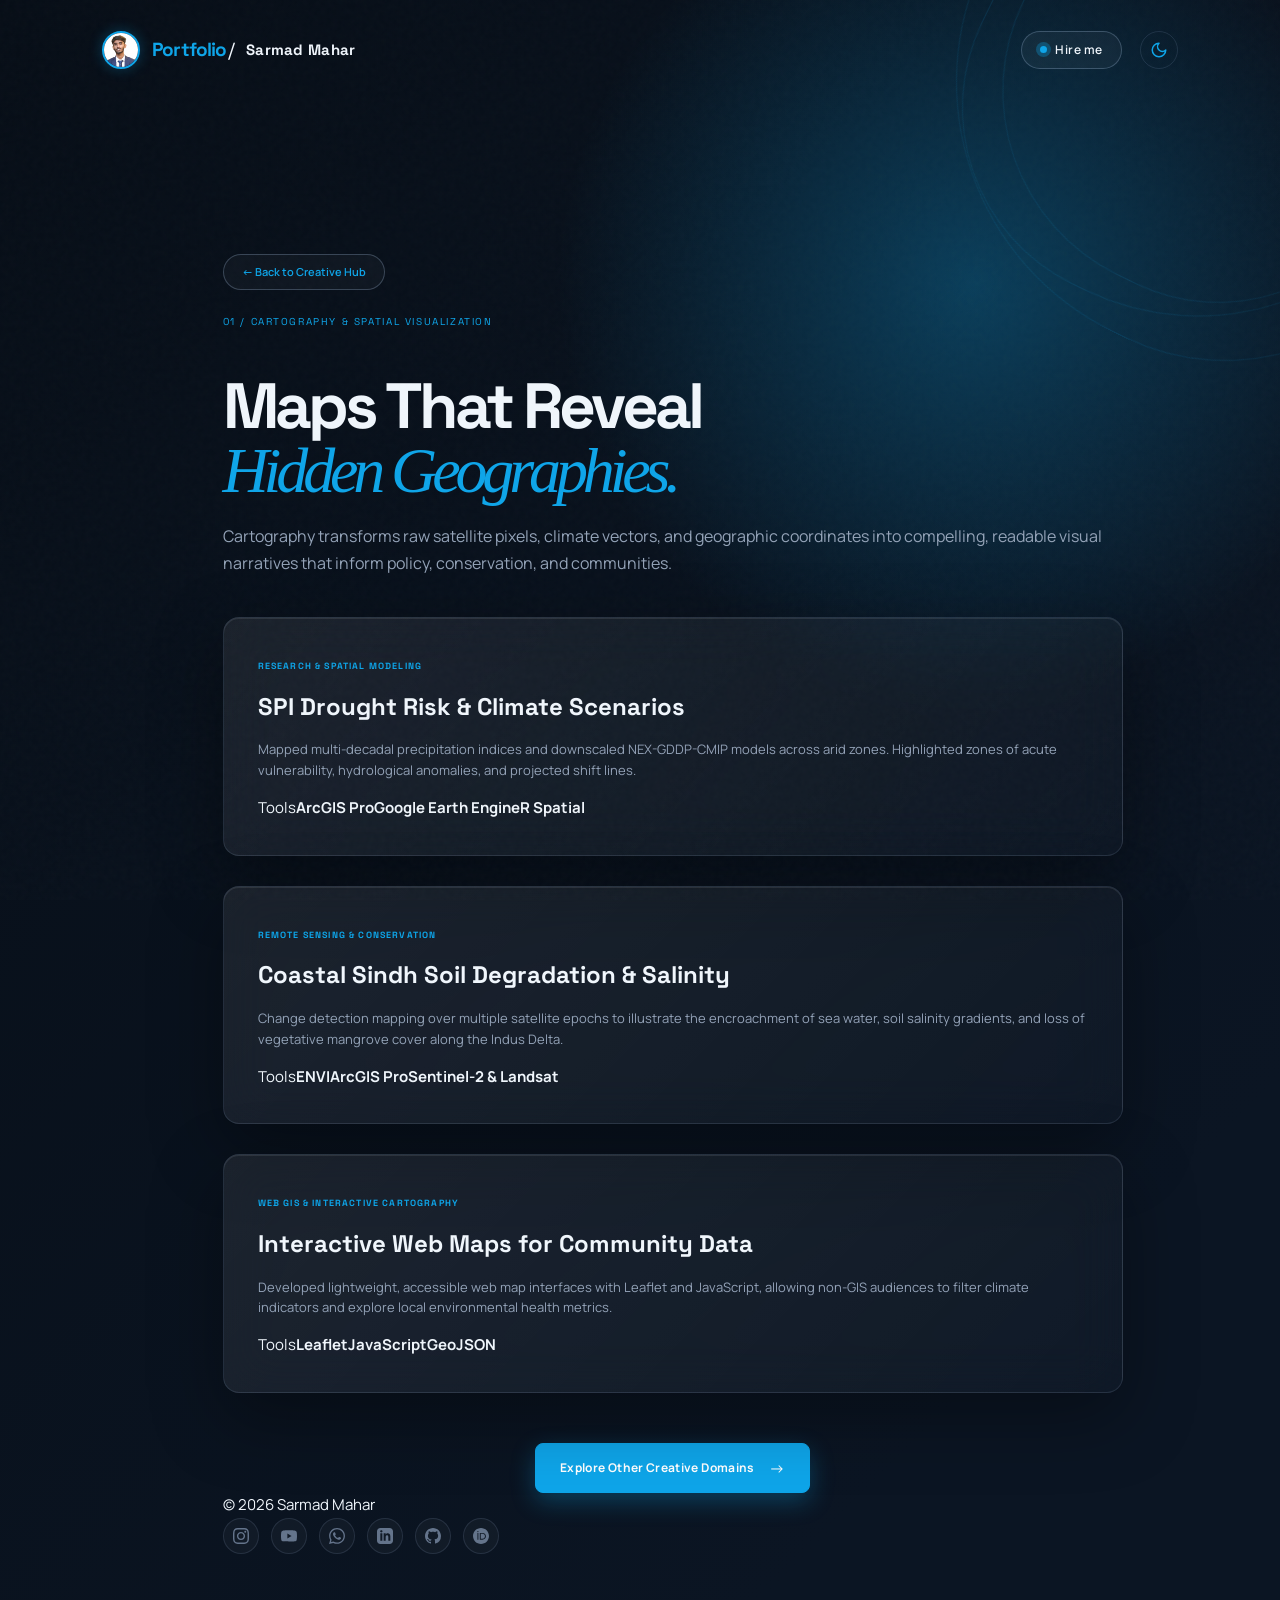
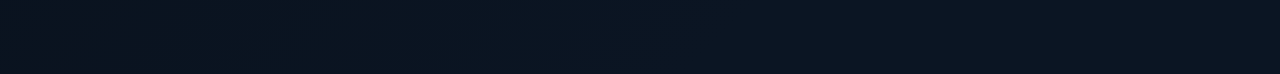
<file: Portfolio/cartography.html>
<!doctype html>
<html lang="en" data-theme="dark">
<head>
  <meta charset="utf-8" />
  <meta name="viewport" content="width=device-width, initial-scale=1" />
  <meta name="theme-color" content="#070e17" />
  <title>Cartography — Sarmad Mahar Creative Portfolio</title>
  <link rel="icon" type="image/png" href="assets/Sarmad_white_bg.png" />
  <link rel="preconnect" href="https://fonts.googleapis.com" />
  <link rel="preconnect" href="https://fonts.gstatic.com" crossorigin />
  <link href="https://fonts.googleapis.com/css2?family=Manrope:wght@400;500;600;700;800&family=Space+Grotesk:wght@400;500;600;700&display=swap" rel="stylesheet" />
  <link rel="stylesheet" href="styles.css" />
  <style>
    .subpage-container { max-width: 900px; margin: 0 auto; padding-top: 40px; }
    .back-nav-pill { display: inline-flex; align-items: center; gap: 8px; padding: 8px 18px; border-radius: 999px; border: 1px solid var(--line-strong); background: rgba(255, 255, 255, 0.03); color: var(--accent); font-size: 11px; font-weight: 600; margin-bottom: 24px; transition: 0.25s; text-decoration: none; }
    .back-nav-pill:hover { background: var(--accent); color: #ffffff; }
    .project-card { margin-bottom: 30px; padding: 34px; border-radius: 16px; }
  </style>
</head>
<body>
  <div class="page-noise" aria-hidden="true"></div>
  <div class="contours contours-one" aria-hidden="true"></div>

  <header class="topbar">
    <a class="brand" href="index.html">
      <img class="brand-avatar" src="assets/Sarmad_white_bg.png" alt="Sarmad Mahar" />
      <span class="brand-mark">Portfolio<span>/</span></span>
      <span class="brand-copy"><strong>Sarmad Mahar</strong></span>
    </a>
    <div class="top-actions">
      <a class="availability" href="index.html#contact"><i></i> Hire me</a>
      <button class="theme-toggle" type="button" aria-label="Switch theme" data-theme-toggle>
        <span class="theme-icon" data-theme-icon>
          <svg width="18" height="18" viewBox="0 0 24 24" fill="none" stroke="currentColor" stroke-width="2" stroke-linecap="round" stroke-linejoin="round"><path d="M12 3a6 6 0 0 0 9 9 9 0 1 1-9-9Z"/></svg>
        </span>
      </button>
    </div>
  </header>

  <main class="section">
    <div class="subpage-container">
      <a class="back-nav-pill" href="creative.html">← Back to Creative Hub</a>
      <p class="eyebrow">01 / CARTOGRAPHY &amp; SPATIAL VISUALIZATION</p>
      <h1 style="font-family: var(--display); font-size: clamp(38px, 5vw, 64px); letter-spacing: -0.06em; line-height: 1; margin-bottom: 20px;">
        Maps That Reveal<br /><em>Hidden Geographies.</em>
      </h1>
      <p style="color: var(--muted); font-size: 16px; line-height: 1.7; margin-bottom: 40px;">
        Cartography transforms raw satellite pixels, climate vectors, and geographic coordinates into compelling, readable visual narratives that inform policy, conservation, and communities.
      </p>

      <div class="project-card glass">
        <span class="fact-label">Research &amp; Spatial Modeling</span>
        <h3 style="font-family: var(--display); font-size: 24px; margin: 10px 0;">SPI Drought Risk &amp; Climate Scenarios</h3>
        <p style="color: var(--muted); font-size: 13px; line-height: 1.6;">
          Mapped multi-decadal precipitation indices and downscaled NEX-GDDP-CMIP models across arid zones. Highlighted zones of acute vulnerability, hydrological anomalies, and projected shift lines.
        </p>
        <div class="tool-strip" style="margin-top: 15px;">
          <span>Tools</span><b>ArcGIS Pro</b><b>Google Earth Engine</b><b>R Spatial</b>
        </div>
      </div>

      <div class="project-card glass">
        <span class="fact-label">Remote Sensing &amp; Conservation</span>
        <h3 style="font-family: var(--display); font-size: 24px; margin: 10px 0;">Coastal Sindh Soil Degradation &amp; Salinity</h3>
        <p style="color: var(--muted); font-size: 13px; line-height: 1.6;">
          Change detection mapping over multiple satellite epochs to illustrate the encroachment of sea water, soil salinity gradients, and loss of vegetative mangrove cover along the Indus Delta.
        </p>
        <div class="tool-strip" style="margin-top: 15px;">
          <span>Tools</span><b>ENVI</b><b>ArcGIS Pro</b><b>Sentinel-2 &amp; Landsat</b>
        </div>
      </div>

      <div class="project-card glass">
        <span class="fact-label">Web GIS &amp; Interactive Cartography</span>
        <h3 style="font-family: var(--display); font-size: 24px; margin: 10px 0;">Interactive Web Maps for Community Data</h3>
        <p style="color: var(--muted); font-size: 13px; line-height: 1.6;">
          Developed lightweight, accessible web map interfaces with Leaflet and JavaScript, allowing non-GIS audiences to filter climate indicators and explore local environmental health metrics.
        </p>
        <div class="tool-strip" style="margin-top: 15px;">
          <span>Tools</span><b>Leaflet</b><b>JavaScript</b><b>GeoJSON</b>
        </div>
      </div>

      <div style="margin-top: 50px; text-align: center;">
        <a class="button button-primary" href="creative.html">Explore Other Creative Domains <span>→</span></a>
      </div>

      <footer>
        <span>© 2026 Sarmad Mahar</span>
        <div class="footer-socials">
          <a class="footer-social-btn" href="https://www.instagram.com/sarmadcaptures/" target="_blank" rel="noreferrer" aria-label="Instagram">
            <svg viewBox="0 0 24 24"><path d="M12 2.163c3.204 0 3.584.012 4.85.07 3.252.148 4.771 1.691 4.919 4.919.058 1.265.069 1.645.069 4.849 0 3.205-.012 3.584-.069 4.849-.149 3.225-1.664 4.771-4.919 4.919-1.266.058-1.644.07-4.85.07-3.204 0-3.584-.012-4.849-.07-3.26-.149-4.771-1.699-4.919-4.92-.058-1.265-.07-1.644-.07-4.849 0-3.204.013-3.583.07-4.849.149-3.227 1.664-4.771 4.919-4.919 1.266-.057 1.645-.069 4.849-.069zm0-2.163c-3.259 0-3.667.014-4.947.072-4.358.2-6.78 2.618-6.98 6.98-.059 1.281-.073 1.689-.073 4.948 0 3.259.014 3.668.072 4.948.2 4.358 2.618 6.78 6.98 6.98 1.281.058 1.689.072 4.948.072 3.259 0 3.668-.014 4.948-.072 4.354-.2 6.782-2.618 6.979-6.98.059-1.28.073-1.689.073-4.948 0-3.259-.014-3.667-.072-4.947-.196-4.354-2.617-6.78-6.979-6.98-1.281-.059-1.69-.073-4.949-.073zm0 5.838c-3.403 0-6.162 2.759-6.162 6.162s2.759 6.163 6.162 6.163 6.162-2.759 6.162-6.163c0-3.403-2.759-6.162-6.162-6.162zm0 10.162c-2.209 0-4-1.79-4-4 0-2.209 1.791-4 4-4s4 1.791 4 4c0 2.21-1.791 4-4 4zm6.406-11.845c-.796 0-1.441.645-1.441 1.44s.645 1.44 1.441 1.44c.795 0 1.439-.645 1.439-1.44s-.644-1.44-1.439-1.44z"/></svg>
          </a>
          <a class="footer-social-btn" href="https://www.youtube.com/@gisguide" target="_blank" rel="noreferrer" aria-label="YouTube">
            <svg viewBox="0 0 24 24"><path d="M23.498 6.186a3.016 3.016 0 0 0-2.122-2.136C19.505 3.545 12 3.545 12 3.545s-7.505 0-9.377.505A3.017 3.017 0 0 0 .502 6.186C0 8.07 0 12 0 12s0 3.93.502 5.814a3.016 3.016 0 0 0 2.122 2.136c1.871.505 9.376.505 9.376.505s7.505 0 9.377-.505a3.015 3.015 0 0 0 2.122-2.136C24 15.93 24 12 24 12s0-3.93-.502-5.814zM9.545 15.568V8.432L15.818 12l-6.273 3.568z"/></svg>
          </a>
          <a class="footer-social-btn" href="https://wa.me/923052676986" target="_blank" rel="noreferrer" aria-label="WhatsApp">
            <svg viewBox="0 0 24 24"><path d="M.057 24l1.687-6.163c-1.041-1.804-1.588-3.849-1.587-5.946.003-6.556 5.338-11.891 11.893-11.891 3.181.001 6.167 1.24 8.413 3.488 2.245 2.248 3.481 5.236 3.48 8.414-.003 6.557-5.338 11.892-11.893 11.892-1.99-.001-3.951-.5-5.688-1.448l-6.305 1.654zm6.597-3.807c1.676.995 3.276 1.591 5.392 1.592 5.448 0 9.886-4.434 9.889-9.885.002-5.462-4.415-9.89-9.881-9.892-5.452 0-9.887 4.434-9.889 9.884-.001 2.225.651 3.891 1.746 5.634l-.999 3.648 3.742-.981zm11.387-5.464c-.074-.124-.272-.198-.57-.347-.297-.149-1.758-.868-2.031-.967-.272-.099-.47-.149-.669.149-.198.297-.768.967-.941 1.165-.173.198-.347.223-.644.074-.297-.149-1.255-.462-2.39-1.475-.883-.788-1.48-1.761-1.653-2.059-.173-.297-.018-.458.13-.606.134-.133.297-.347.446-.521.151-.172.2-.296.3-.495.099-.198.05-.372-.025-.521-.075-.148-.669-1.611-.916-2.206-.242-.579-.487-.501-.669-.51l-.57-.01c-.198 0-.52.074-.792.372s-1.04 1.016-1.04 2.479 1.065 2.876 1.213 3.074c.149.198 2.095 3.2 5.076 4.487.709.306 1.263.489 1.694.626.712.226 1.36.194 1.872.118.571-.085 1.758-.719 2.006-1.413.248-.695.248-1.29.173-1.414z"/></svg>
          </a>
          <a class="footer-social-btn" href="https://www.linkedin.com/in/sarmadmahar/" target="_blank" rel="noreferrer" aria-label="LinkedIn">
            <svg viewBox="0 0 24 24"><path d="M19 0h-14c-2.761 0-5 2.239-5 5v14c0 2.761 2.239 5 5 5h14c2.762 0 5-2.239 5-5v-14c0-2.761-2.238-5-5-5zm-11 19h-3v-11h3v11zm-1.5-12.268c-.966 0-1.75-.79-1.75-1.764s.784-1.764 1.75-1.764 1.75.79 1.75 1.764-.783 1.764-1.75 1.764zm13.5 12.268h-3v-5.604c0-3.368-4-3.113-4 0v5.604h-3v-11h3v1.765c1.396-2.586 7-2.777 7 2.476v6.759z"/></svg>
          </a>
          <a class="footer-social-btn" href="https://github.com/sarmad-mahar" target="_blank" rel="noreferrer" aria-label="GitHub">
            <svg viewBox="0 0 24 24"><path d="M12 0C5.37 0 0 5.37 0 12c0 5.31 3.435 9.795 8.205 11.385.6.105.825-.255.825-.57 0-.285-.015-1.23-.015-2.235-3.015.555-3.795-.735-4.035-1.41-.135-.345-.72-1.41-1.23-1.695-.42-.225-1.02-.78-.015-.795.945-.015 1.62.87 1.845 1.23 1.08 1.815 2.805 1.305 3.495.99.105-.78.42-1.305.765-1.605-2.67-.3-5.46-1.335-5.46-5.925 0-1.305.465-2.385 1.23-3.225-.12-.3-.54-1.53.12-3.18 0 0 1.005-.315 3.3 1.23.96-.27 1.98-.405 3-.405s2.04.135 3 .405c2.295-1.56 3.3-1.23 3.3-1.23.66 1.65.24 2.88.12 3.18.765.84 1.23 1.905 1.23 3.225 0 4.605-2.805 5.625-5.475 5.925.435.375.81 1.095.81 2.22 0 1.605-.015 2.895-.015 3.3 0 .315.225.69.825.57A12.02 12.02 0 0024 12c0-6.63-5.37-12-12-12z"/></svg>
          </a>
          <a class="footer-social-btn" href="https://orcid.org/0009-0003-9533-2357" target="_blank" rel="noreferrer" aria-label="ORCID">
            <svg viewBox="0 0 32 32"><path d="M16 0c-8.839 0-16 7.161-16 16s7.161 16 16 16c8.839 0 16-7.161 16-16s-7.161-16-16-16zM9.823 5.839c0.704 0 1.265 0.573 1.265 1.26 0 0.688-0.561 1.265-1.265 1.265-0.692-0.004-1.26-0.567-1.26-1.265 0-0.697 0.563-1.26 1.26-1.26zM8.864 9.885h1.923v13.391h-1.923zM13.615 9.885h5.197c4.948 0 7.125 3.541 7.125 6.703 0 3.439-2.687 6.699-7.099 6.699h-5.224zM15.536 11.625v9.927h3.063c4.365 0 5.365-3.312 5.365-4.964 0-2.687-1.713-4.963-5.464-4.963z"/></svg>
          </a>
        </div>
      </footer>
    </div>
  </main>
  <script src="script.js"></script>
</body>
</html>
</file>
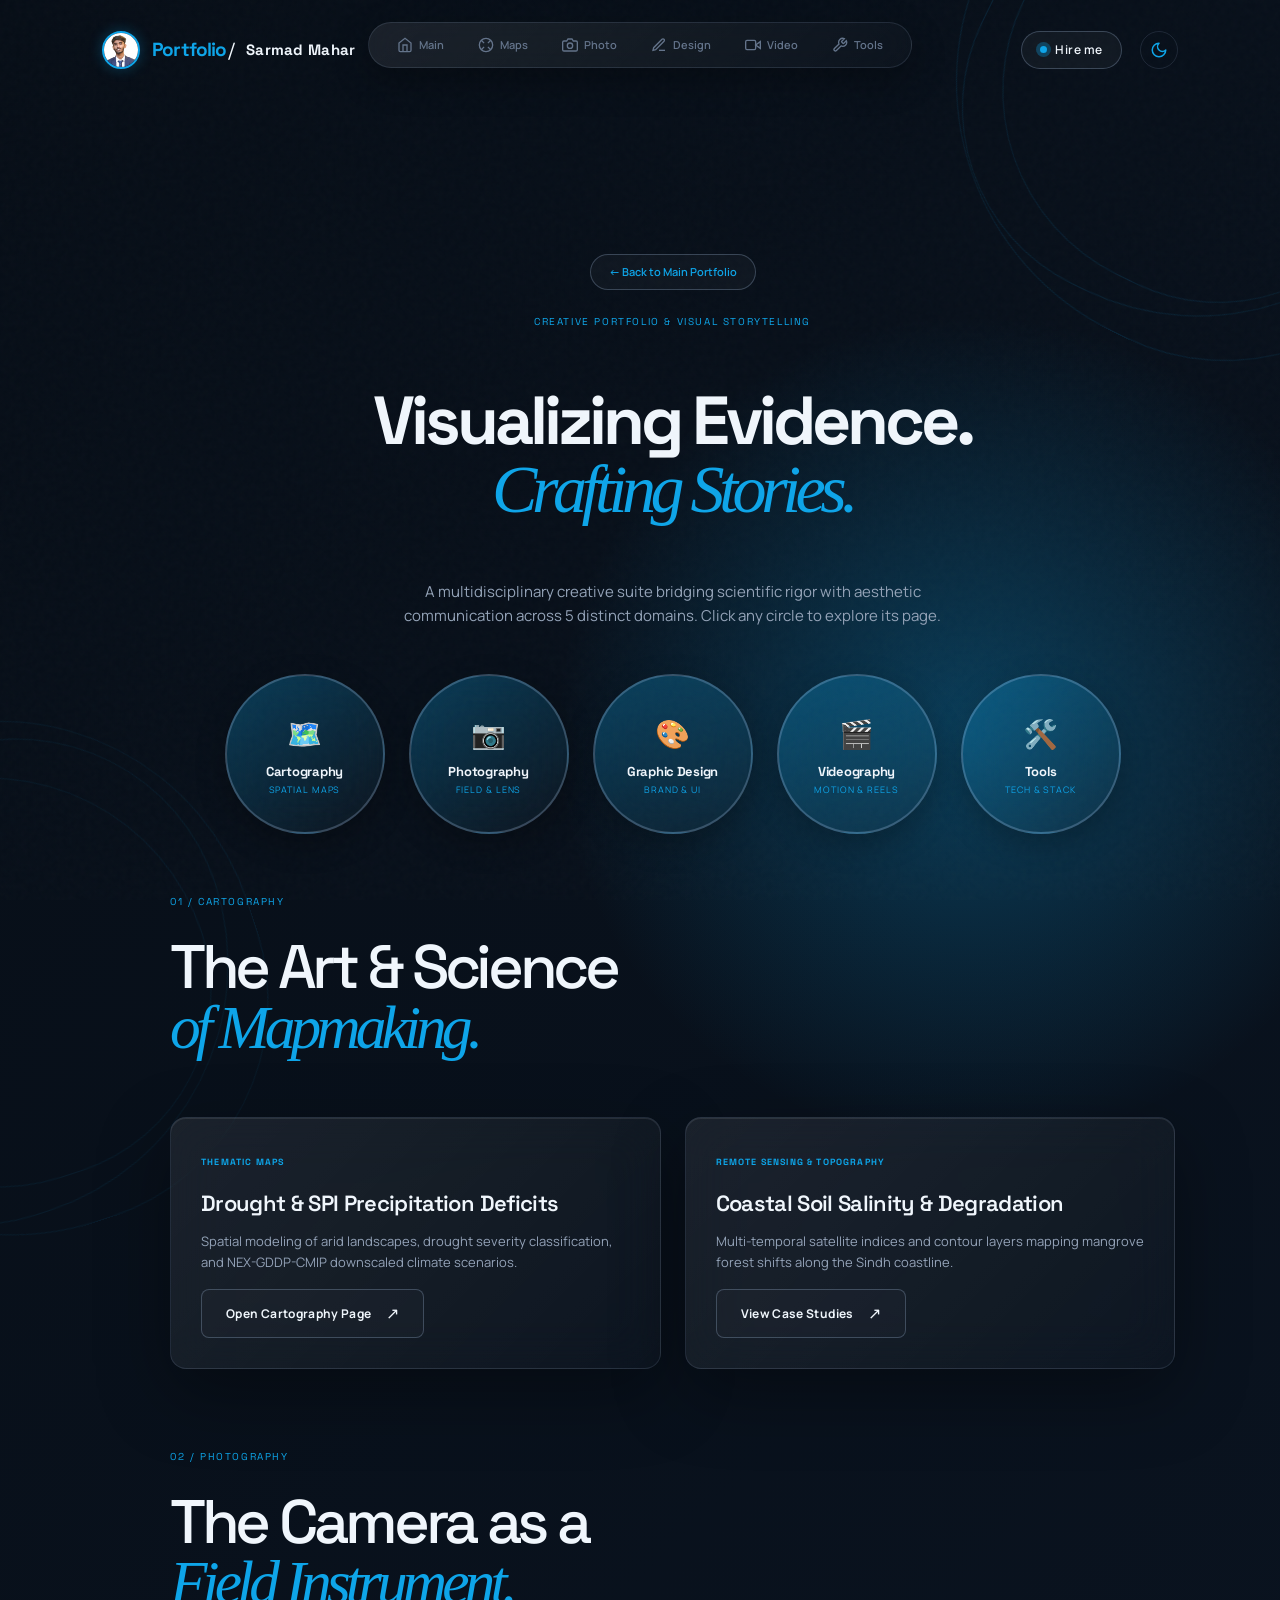
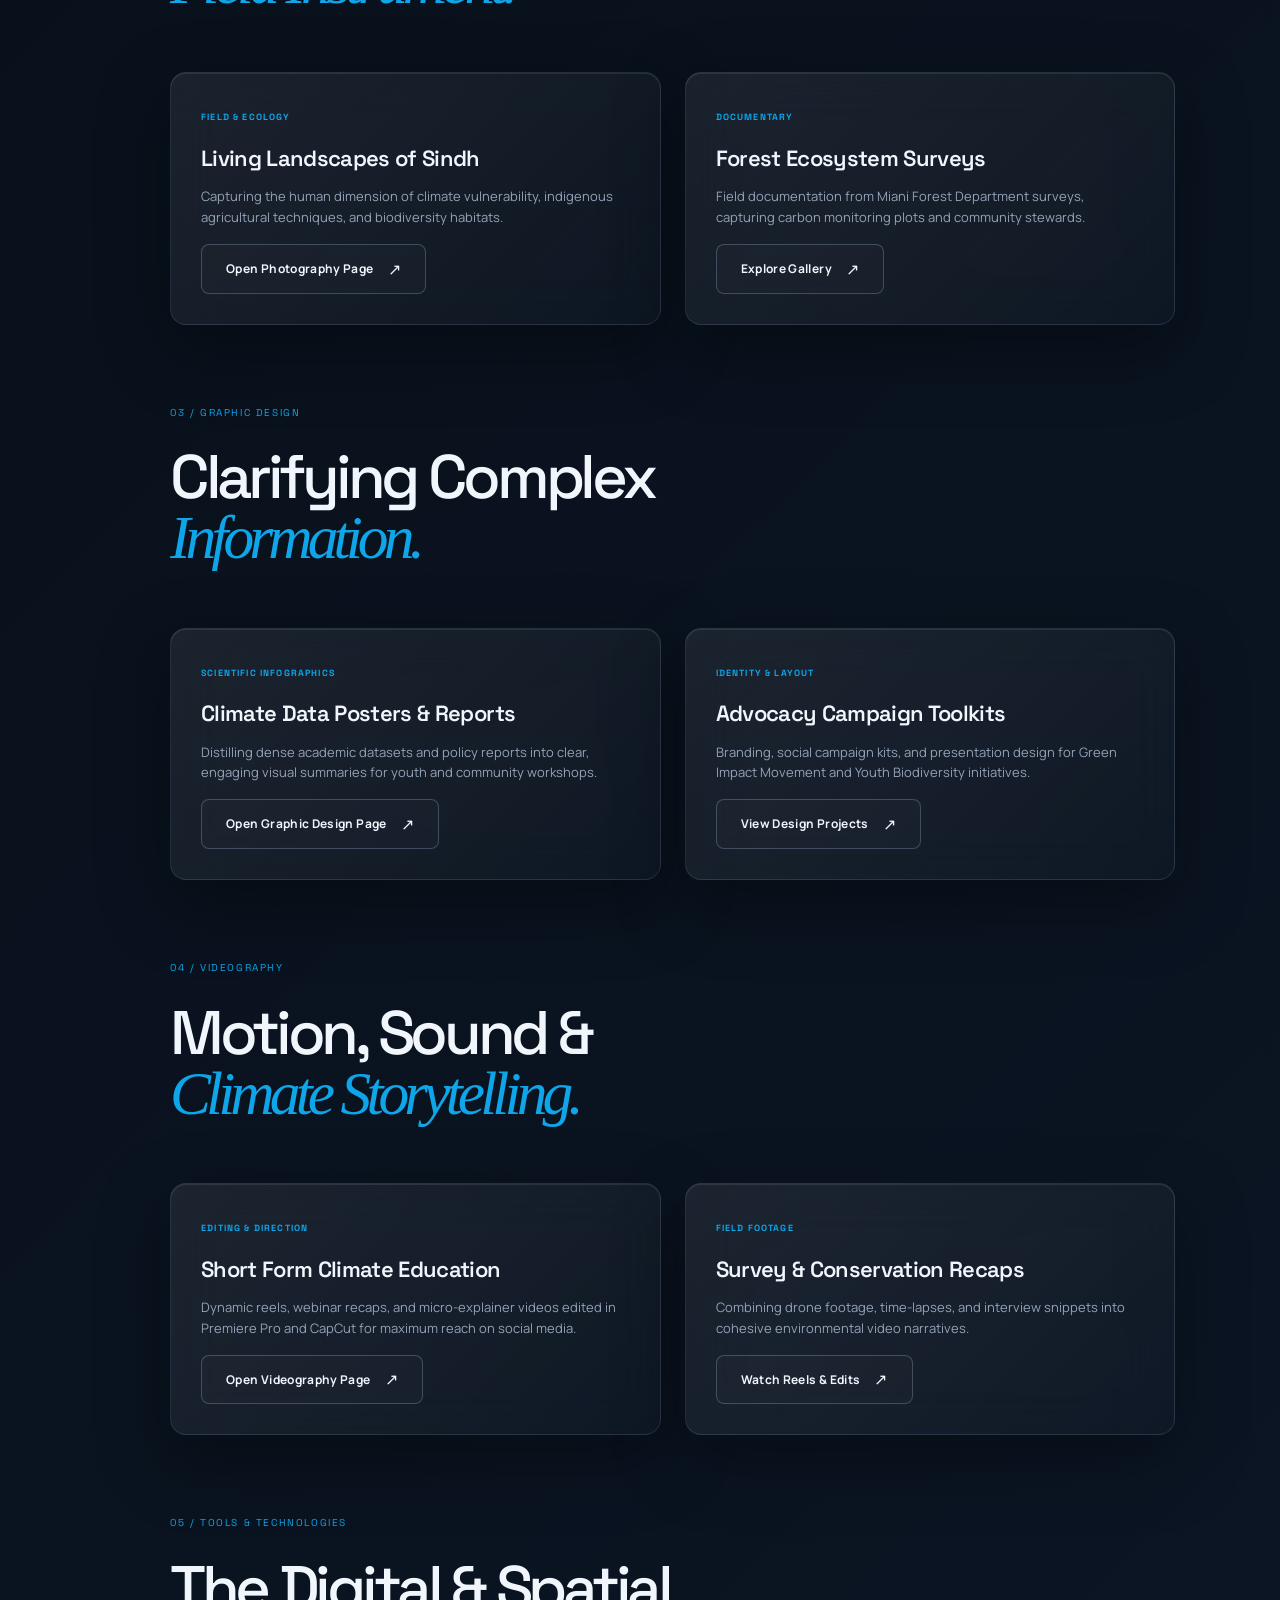
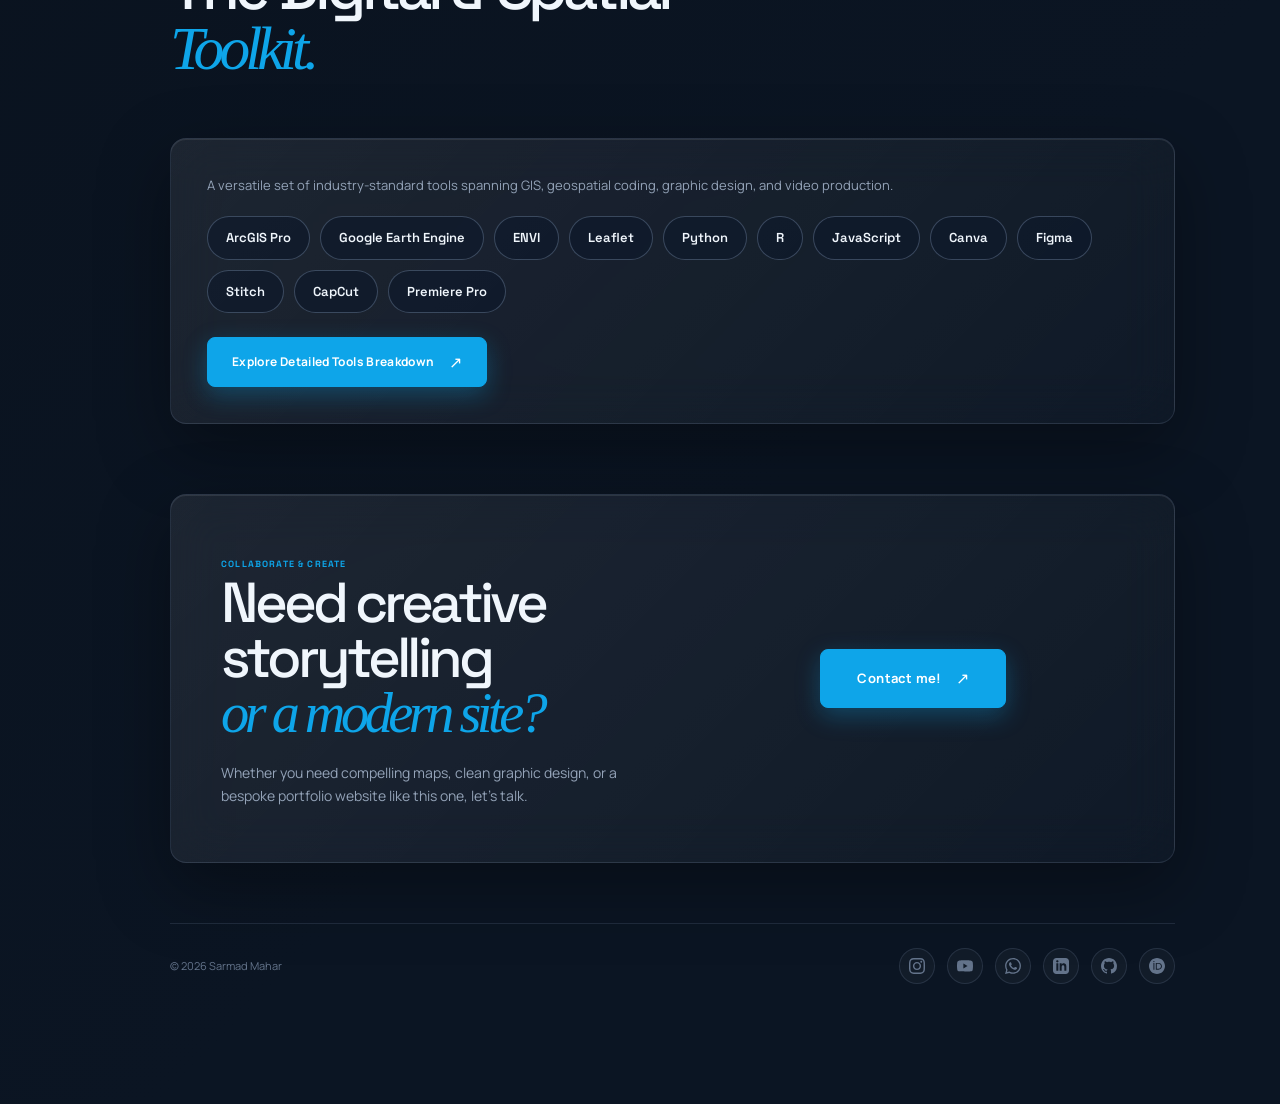
<file: Portfolio/creative.html>
<!doctype html>
<html lang="en" data-theme="dark">
<head>
  <meta charset="utf-8" />
  <meta name="viewport" content="width=device-width, initial-scale=1" />
  <meta name="theme-color" content="#070e17" />
  <meta name="description" content="Creative Portfolio — Sarmad Mahar. Cartography, photography, graphic design, videography, and tools." />
  <meta property="og:title" content="Creative Portfolio — Sarmad Mahar" />
  <meta property="og:description" content="Visual storytelling across maps, lenses, designs, motion, and digital tools." />
  <meta property="og:type" content="website" />
  <link rel="icon" type="image/png" href="assets/Sarmad_white_bg.png" />
  <link rel="preconnect" href="https://fonts.googleapis.com" />
  <link rel="preconnect" href="https://fonts.gstatic.com" crossorigin />
  <link href="https://fonts.googleapis.com/css2?family=Manrope:wght@400;500;600;700;800&family=Space+Grotesk:wght@400;500;600;700&display=swap" rel="stylesheet" />
  <link rel="stylesheet" href="styles.css" />
  <title>Creative Portfolio — Sarmad Mahar</title>
  <style>
    .creative-header-hero {
      text-align: center;
      max-width: 800px;
      margin: 40px auto 20px;
    }
    .back-nav-pill {
      display: inline-flex;
      align-items: center;
      gap: 8px;
      padding: 8px 18px;
      border-radius: 999px;
      border: 1px solid var(--line-strong);
      background: rgba(255, 255, 255, 0.03);
      color: var(--accent);
      font-size: 11px;
      font-weight: 600;
      margin-bottom: 24px;
      transition: 0.25s;
      text-decoration: none;
    }
    .back-nav-pill:hover {
      background: var(--accent);
      color: #ffffff;
      transform: translateX(-3px);
    }
    .constellation-intro {
      color: var(--muted);
      font-size: 15px;
      max-width: 600px;
      margin: 15px auto 0;
    }
    .section-anchor {
      scroll-margin-top: 100px;
    }
  </style>
</head>
<body>
  <div class="page-noise" aria-hidden="true"></div>
  <div class="contours contours-one" aria-hidden="true"></div>
  <div class="contours contours-two" aria-hidden="true"></div>

  <!-- TOPBAR -->
  <header class="topbar">
    <a class="brand" href="index.html" aria-label="Sarmad Mahar Portfolio">
      <img class="brand-avatar" src="assets/Sarmad_white_bg.png" alt="Sarmad Mahar" />
      <span class="brand-mark">Portfolio<span>/</span></span>
      <span class="brand-copy"><strong>Sarmad Mahar</strong></span>
    </a>
    <div class="top-actions">
      <a class="availability" href="index.html#contact"><i></i> Hire me</a>
      <button class="theme-toggle" type="button" aria-label="Switch theme" data-theme-toggle>
        <span class="theme-icon" data-theme-icon>
          <svg width="18" height="18" viewBox="0 0 24 24" fill="none" stroke="currentColor" stroke-width="2" stroke-linecap="round" stroke-linejoin="round"><path d="M12 3a6 6 0 0 0 9 9 9 9 0 1 1-9-9Z"/></svg>
        </span>
      </button>
    </div>
  </header>

  <!-- TOP HORIZONTAL NAVIGATION (AT PAGE TOP) -->
  <nav class="top-nav glass" aria-label="Top navigation">
    <a href="index.html" title="Main Portfolio">
      <span class="nav-icon"><svg width="18" height="18" viewBox="0 0 24 24" fill="none" stroke="currentColor" stroke-width="2"><path d="m3 9 9-7 9 7v11a2 2 0 0 1-2 2H5a2 2 0 0 1-2-2z"/><polyline points="9 22 9 12 15 12 15 22"/></svg></span>
      <span>Main</span>
    </a>
    <a href="#cartography" data-route="cartography" title="Cartography">
      <span class="nav-icon"><svg width="18" height="18" viewBox="0 0 24 24" fill="none" stroke="currentColor" stroke-width="2"><circle cx="12" cy="12" r="10"/><path d="m4.93 4.93 4.24 4.24"/><path d="m14.83 9.17 4.24-4.24"/><path d="m14.83 14.83 4.24 4.24"/><path d="m9.17 14.83-4.24 4.24"/></svg></span>
      <span>Maps</span>
    </a>
    <a href="#photography" data-route="photography" title="Photography">
      <span class="nav-icon"><svg width="18" height="18" viewBox="0 0 24 24" fill="none" stroke="currentColor" stroke-width="2"><path d="M23 19a2 2 0 0 1-2 2H3a2 2 0 0 1-2-2V8a2 2 0 0 1 2-2h4l2-3h6l2 3h4a2 2 0 0 1 2 2z"/><circle cx="12" cy="13" r="4"/></svg></span>
      <span>Photo</span>
    </a>
    <a href="#graphic-design" data-route="graphic-design" title="Graphic Design">
      <span class="nav-icon"><svg width="18" height="18" viewBox="0 0 24 24" fill="none" stroke="currentColor" stroke-width="2"><path d="M12 20h9"/><path d="M16.5 3.5a2.121 2.121 0 0 1 3 3L7 19l-4 1 1-4L16.5 3.5z"/></svg></span>
      <span>Design</span>
    </a>
    <a href="#videography" data-route="videography" title="Videography">
      <span class="nav-icon"><svg width="18" height="18" viewBox="0 0 24 24" fill="none" stroke="currentColor" stroke-width="2"><polygon points="23 7 16 12 23 17 23 7"/><rect x="1" y="5" width="15" height="14" rx="2" ry="2"/></svg></span>
      <span>Video</span>
    </a>
    <a href="#tools" data-route="tools" title="Tools">
      <span class="nav-icon"><svg width="18" height="18" viewBox="0 0 24 24" fill="none" stroke="currentColor" stroke-width="2"><path d="M14.7 6.3a1 1 0 0 0 0 1.4l1.6 1.6a1 1 0 0 0 1.4 0l3.77-3.77a6 6 0 0 1-7.94 7.94l-6.91 6.91a2.12 2.12 0 0 1-3-3l6.91-6.91a6 6 0 0 1 7.94-7.94l-3.76 3.76z"/></svg></span>
      <span>Tools</span>
    </a>
  </nav>

  <!-- LEFT SIDEBAR NAVIGATION (SLIDES IN ON SCROLL) -->
  <aside class="side-nav glass" aria-label="Sidebar navigation">
    <a href="index.html" class="nav-avatar-item" aria-label="Home" title="Sarmad Mahar">
      <img src="assets/Sarmad_white_bg.png" alt="Sarmad Mahar" />
    </a>
    <a href="index.html" title="Main Portfolio">
      <span class="nav-icon"><svg width="18" height="18" viewBox="0 0 24 24" fill="none" stroke="currentColor" stroke-width="2"><path d="m3 9 9-7 9 7v11a2 2 0 0 1-2 2H5a2 2 0 0 1-2-2z"/><polyline points="9 22 9 12 15 12 15 22"/></svg></span>
      <span>Main</span>
    </a>
    <a href="#cartography" data-route="cartography" title="Cartography">
      <span class="nav-icon"><svg width="18" height="18" viewBox="0 0 24 24" fill="none" stroke="currentColor" stroke-width="2"><circle cx="12" cy="12" r="10"/><path d="m4.93 4.93 4.24 4.24"/><path d="m14.83 9.17 4.24-4.24"/><path d="m14.83 14.83 4.24 4.24"/><path d="m9.17 14.83-4.24 4.24"/></svg></span>
      <span>Maps</span>
    </a>
    <a href="#photography" data-route="photography" title="Photography">
      <span class="nav-icon"><svg width="18" height="18" viewBox="0 0 24 24" fill="none" stroke="currentColor" stroke-width="2"><path d="M23 19a2 2 0 0 1-2 2H3a2 2 0 0 1-2-2V8a2 2 0 0 1 2-2h4l2-3h6l2 3h4a2 2 0 0 1 2 2z"/><circle cx="12" cy="13" r="4"/></svg></span>
      <span>Photo</span>
    </a>
    <a href="#graphic-design" data-route="graphic-design" title="Graphic Design">
      <span class="nav-icon"><svg width="18" height="18" viewBox="0 0 24 24" fill="none" stroke="currentColor" stroke-width="2"><path d="M12 20h9"/><path d="M16.5 3.5a2.121 2.121 0 0 1 3 3L7 19l-4 1 1-4L16.5 3.5z"/></svg></span>
      <span>Design</span>
    </a>
    <a href="#videography" data-route="videography" title="Videography">
      <span class="nav-icon"><svg width="18" height="18" viewBox="0 0 24 24" fill="none" stroke="currentColor" stroke-width="2"><polygon points="23 7 16 12 23 17 23 7"/><rect x="1" y="5" width="15" height="14" rx="2" ry="2"/></svg></span>
      <span>Video</span>
    </a>
    <a href="#tools" data-route="tools" title="Tools">
      <span class="nav-icon"><svg width="18" height="18" viewBox="0 0 24 24" fill="none" stroke="currentColor" stroke-width="2"><path d="M14.7 6.3a1 1 0 0 0 0 1.4l1.6 1.6a1 1 0 0 0 1.4 0l3.77-3.77a6 6 0 0 1-7.94 7.94l-6.91 6.91a2.12 2.12 0 0 1-3-3l6.91-6.91a6 6 0 0 1 7.94-7.94l-3.76 3.76z"/></svg></span>
      <span>Tools</span>
    </a>
  </aside>

  <main>
    <section class="section">
      <div class="creative-header-hero">
        <a class="back-nav-pill" href="index.html#focus">
          <span>← Back to Main Portfolio</span>
        </a>
        <p class="eyebrow" style="justify-content: center;">CREATIVE PORTFOLIO &amp; VISUAL STORYTELLING</p>
        <h1 style="font-family: var(--display); font-size: clamp(38px, 5.5vw, 68px); letter-spacing: -0.06em; line-height: 1;">
          Visualizing Evidence.<br /><em>Crafting Stories.</em>
        </h1>
        <p class="constellation-intro">
          A multidisciplinary creative suite bridging scientific rigor with aesthetic communication across 5 distinct domains. Click any circle to explore its page.
        </p>
      </div>

      <!-- 5 CIRCLES INTERACTIVE HUB -->
      <div class="circles-constellation">
        <!-- CIRCLE 1: CARTOGRAPHY -->
        <a class="circle-node glass" href="cartography.html" title="Explore Cartography Page">
          <div class="circle-icon">🗺️</div>
          <h3 class="circle-title">Cartography</h3>
          <span class="circle-tag">Spatial Maps</span>
        </a>

        <!-- CIRCLE 2: PHOTOGRAPHY -->
        <a class="circle-node glass" href="photography.html" title="Explore Photography Page">
          <div class="circle-icon">📷</div>
          <h3 class="circle-title">Photography</h3>
          <span class="circle-tag">Field &amp; Lens</span>
        </a>

        <!-- CIRCLE 3: GRAPHIC DESIGN -->
        <a class="circle-node glass" href="graphic-design.html" title="Explore Graphic Design Page">
          <div class="circle-icon">🎨</div>
          <h3 class="circle-title">Graphic Design</h3>
          <span class="circle-tag">Brand &amp; UI</span>
        </a>

        <!-- CIRCLE 4: VIDEOGRAPHY -->
        <a class="circle-node glass" href="videography.html" title="Explore Videography Page">
          <div class="circle-icon">🎬</div>
          <h3 class="circle-title">Videography</h3>
          <span class="circle-tag">Motion &amp; Reels</span>
        </a>

        <!-- CIRCLE 5: TOOLS -->
        <a class="circle-node glass" href="tools.html" title="Explore Tools Page">
          <div class="circle-icon">🛠️</div>
          <h3 class="circle-title">Tools</h3>
          <span class="circle-tag">Tech &amp; Stack</span>
        </a>
      </div>

      <!-- SHOWCASE SECTIONS -->
      <div class="section-anchor" id="cartography">
        <div class="section-heading">
          <p class="eyebrow">01 / Cartography</p>
          <h2>The Art &amp; Science<br /><em>of Mapmaking.</em></h2>
        </div>
        <div class="showcase-grid">
          <article class="showcase-card glass">
            <span class="fact-label">Thematic Maps</span>
            <h3>Drought &amp; SPI Precipitation Deficits</h3>
            <p>Spatial modeling of arid landscapes, drought severity classification, and NEX-GDDP-CMIP downscaled climate scenarios.</p>
            <a class="button button-outline" href="cartography.html">Open Cartography Page <span>↗</span></a>
          </article>
          <article class="showcase-card glass">
            <span class="fact-label">Remote Sensing &amp; Topography</span>
            <h3>Coastal Soil Salinity &amp; Degradation</h3>
            <p>Multi-temporal satellite indices and contour layers mapping mangrove forest shifts along the Sindh coastline.</p>
            <a class="button button-outline" href="cartography.html">View Case Studies <span>↗</span></a>
          </article>
        </div>
      </div>

      <div class="section-anchor" id="photography" style="margin-top: 80px;">
        <div class="section-heading">
          <p class="eyebrow">02 / Photography</p>
          <h2>The Camera as a<br /><em>Field Instrument.</em></h2>
        </div>
        <div class="showcase-grid">
          <article class="showcase-card glass">
            <span class="fact-label">Field &amp; Ecology</span>
            <h3>Living Landscapes of Sindh</h3>
            <p>Capturing the human dimension of climate vulnerability, indigenous agricultural techniques, and biodiversity habitats.</p>
            <a class="button button-outline" href="photography.html">Open Photography Page <span>↗</span></a>
          </article>
          <article class="showcase-card glass">
            <span class="fact-label">Documentary</span>
            <h3>Forest Ecosystem Surveys</h3>
            <p>Field documentation from Miani Forest Department surveys, capturing carbon monitoring plots and community stewards.</p>
            <a class="button button-outline" href="photography.html">Explore Gallery <span>↗</span></a>
          </article>
        </div>
      </div>

      <div class="section-anchor" id="graphic-design" style="margin-top: 80px;">
        <div class="section-heading">
          <p class="eyebrow">03 / Graphic Design</p>
          <h2>Clarifying Complex<br /><em>Information.</em></h2>
        </div>
        <div class="showcase-grid">
          <article class="showcase-card glass">
            <span class="fact-label">Scientific Infographics</span>
            <h3>Climate Data Posters &amp; Reports</h3>
            <p>Distilling dense academic datasets and policy reports into clear, engaging visual summaries for youth and community workshops.</p>
            <a class="button button-outline" href="graphic-design.html">Open Graphic Design Page <span>↗</span></a>
          </article>
          <article class="showcase-card glass">
            <span class="fact-label">Identity &amp; Layout</span>
            <h3>Advocacy Campaign Toolkits</h3>
            <p>Branding, social campaign kits, and presentation design for Green Impact Movement and Youth Biodiversity initiatives.</p>
            <a class="button button-outline" href="graphic-design.html">View Design Projects <span>↗</span></a>
          </article>
        </div>
      </div>

      <div class="section-anchor" id="videography" style="margin-top: 80px;">
        <div class="section-heading">
          <p class="eyebrow">04 / Videography</p>
          <h2>Motion, Sound &amp;<br /><em>Climate Storytelling.</em></h2>
        </div>
        <div class="showcase-grid">
          <article class="showcase-card glass">
            <span class="fact-label">Editing &amp; Direction</span>
            <h3>Short Form Climate Education</h3>
            <p>Dynamic reels, webinar recaps, and micro-explainer videos edited in Premiere Pro and CapCut for maximum reach on social media.</p>
            <a class="button button-outline" href="videography.html">Open Videography Page <span>↗</span></a>
          </article>
          <article class="showcase-card glass">
            <span class="fact-label">Field Footage</span>
            <h3>Survey &amp; Conservation Recaps</h3>
            <p>Combining drone footage, time-lapses, and interview snippets into cohesive environmental video narratives.</p>
            <a class="button button-outline" href="videography.html">Watch Reels &amp; Edits <span>↗</span></a>
          </article>
        </div>
      </div>

      <div class="section-anchor" id="tools" style="margin-top: 80px;">
        <div class="section-heading">
          <p class="eyebrow">05 / Tools &amp; Technologies</p>
          <h2>The Digital &amp; Spatial<br /><em>Toolkit.</em></h2>
        </div>
        <div class="showcase-card glass" style="padding: 36px;">
          <p style="color: var(--muted); margin-bottom: 20px;">
            A versatile set of industry-standard tools spanning GIS, geospatial coding, graphic design, and video production.
          </p>
          <div class="tools-list" style="display: flex; flex-wrap: wrap; gap: 10px;">
            <div class="tool-slide-card">ArcGIS Pro</div>
            <div class="tool-slide-card">Google Earth Engine</div>
            <div class="tool-slide-card">ENVI</div>
            <div class="tool-slide-card">Leaflet</div>
            <div class="tool-slide-card">Python</div>
            <div class="tool-slide-card">R</div>
            <div class="tool-slide-card">JavaScript</div>
            <div class="tool-slide-card">Canva</div>
            <div class="tool-slide-card">Figma</div>
            <div class="tool-slide-card">Stitch</div>
            <div class="tool-slide-card">CapCut</div>
            <div class="tool-slide-card">Premiere Pro</div>
          </div>
          <div style="margin-top: 24px;">
            <a class="button button-primary" href="tools.html">Explore Detailed Tools Breakdown <span>↗</span></a>
          </div>
        </div>
      </div>

      <!-- WEBSITE INQUIRY CARD -->
      <div class="contact-panel glass" style="margin-top: 70px;">
        <div>
          <span class="card-kicker">Collaborate &amp; Create</span>
          <h2>Need creative storytelling<br /><em>or a modern site?</em></h2>
          <p class="contact-copy">Whether you need compelling maps, clean graphic design, or a bespoke portfolio website like this one, let's talk.</p>
        </div>
        <div style="display: flex; align-items: center; justify-content: center;">
          <a class="button button-primary" style="padding: 18px 36px; font-size: 13px;" href="index.html#contact">
            Contact me! <span>↗</span>
          </a>
        </div>
      </div>

      <!-- FOOTER -->
      <footer>
        <span>© 2026 Sarmad Mahar</span>
        <div class="footer-socials">
          <a class="footer-social-btn" href="https://www.instagram.com/sarmadcaptures/" target="_blank" rel="noreferrer" aria-label="Instagram">
            <svg viewBox="0 0 24 24"><path d="M12 2.163c3.204 0 3.584.012 4.85.07 3.252.148 4.771 1.691 4.919 4.919.058 1.265.069 1.645.069 4.849 0 3.205-.012 3.584-.069 4.849-.149 3.225-1.664 4.771-4.919 4.919-1.266.058-1.644.07-4.85.07-3.204 0-3.584-.012-4.849-.07-3.26-.149-4.771-1.699-4.919-4.92-.058-1.265-.07-1.644-.07-4.849 0-3.204.013-3.583.07-4.849.149-3.227 1.664-4.771 4.919-4.919 1.266-.057 1.645-.069 4.849-.069zm0-2.163c-3.259 0-3.667.014-4.947.072-4.358.2-6.78 2.618-6.98 6.98-.059 1.281-.073 1.689-.073 4.948 0 3.259.014 3.668.072 4.948.2 4.358 2.618 6.78 6.98 6.98 1.281.058 1.689.072 4.948.072 3.259 0 3.668-.014 4.948-.072 4.354-.2 6.782-2.618 6.979-6.98.059-1.28.073-1.689.073-4.948 0-3.259-.014-3.667-.072-4.947-.196-4.354-2.617-6.78-6.979-6.98-1.281-.059-1.69-.073-4.949-.073zm0 5.838c-3.403 0-6.162 2.759-6.162 6.162s2.759 6.163 6.162 6.163 6.162-2.759 6.162-6.163c0-3.403-2.759-6.162-6.162-6.162zm0 10.162c-2.209 0-4-1.79-4-4 0-2.209 1.791-4 4-4s4 1.791 4 4c0 2.21-1.791 4-4 4zm6.406-11.845c-.796 0-1.441.645-1.441 1.44s.645 1.44 1.441 1.44c.795 0 1.439-.645 1.439-1.44s-.644-1.44-1.439-1.44z"/></svg>
          </a>
          <a class="footer-social-btn" href="https://www.youtube.com/@gisguide" target="_blank" rel="noreferrer" aria-label="YouTube">
            <svg viewBox="0 0 24 24"><path d="M23.498 6.186a3.016 3.016 0 0 0-2.122-2.136C19.505 3.545 12 3.545 12 3.545s-7.505 0-9.377.505A3.017 3.017 0 0 0 .502 6.186C0 8.07 0 12 0 12s0 3.93.502 5.814a3.016 3.016 0 0 0 2.122 2.136c1.871.505 9.376.505 9.376.505s7.505 0 9.377-.505a3.015 3.015 0 0 0 2.122-2.136C24 15.93 24 12 24 12s0-3.93-.502-5.814zM9.545 15.568V8.432L15.818 12l-6.273 3.568z"/></svg>
          </a>
          <a class="footer-social-btn" href="https://wa.me/923052676986" target="_blank" rel="noreferrer" aria-label="WhatsApp">
            <svg viewBox="0 0 24 24"><path d="M.057 24l1.687-6.163c-1.041-1.804-1.588-3.849-1.587-5.946.003-6.556 5.338-11.891 11.893-11.891 3.181.001 6.167 1.24 8.413 3.488 2.245 2.248 3.481 5.236 3.48 8.414-.003 6.557-5.338 11.892-11.893 11.892-1.99-.001-3.951-.5-5.688-1.448l-6.305 1.654zm6.597-3.807c1.676.995 3.276 1.591 5.392 1.592 5.448 0 9.886-4.434 9.889-9.885.002-5.462-4.415-9.89-9.881-9.892-5.452 0-9.887 4.434-9.889 9.884-.001 2.225.651 3.891 1.746 5.634l-.999 3.648 3.742-.981zm11.387-5.464c-.074-.124-.272-.198-.57-.347-.297-.149-1.758-.868-2.031-.967-.272-.099-.47-.149-.669.149-.198.297-.768.967-.941 1.165-.173.198-.347.223-.644.074-.297-.149-1.255-.462-2.39-1.475-.883-.788-1.48-1.761-1.653-2.059-.173-.297-.018-.458.13-.606.134-.133.297-.347.446-.521.151-.172.2-.296.3-.495.099-.198.05-.372-.025-.521-.075-.148-.669-1.611-.916-2.206-.242-.579-.487-.501-.669-.51l-.57-.01c-.198 0-.52.074-.792.372s-1.04 1.016-1.04 2.479 1.065 2.876 1.213 3.074c.149.198 2.095 3.2 5.076 4.487.709.306 1.263.489 1.694.626.712.226 1.36.194 1.872.118.571-.085 1.758-.719 2.006-1.413.248-.695.248-1.29.173-1.414z"/></svg>
          </a>
          <a class="footer-social-btn" href="https://www.linkedin.com/in/sarmadmahar/" target="_blank" rel="noreferrer" aria-label="LinkedIn">
            <svg viewBox="0 0 24 24"><path d="M19 0h-14c-2.761 0-5 2.239-5 5v14c0 2.761 2.239 5 5 5h14c2.762 0 5-2.239 5-5v-14c0-2.761-2.238-5-5-5zm-11 19h-3v-11h3v11zm-1.5-12.268c-.966 0-1.75-.79-1.75-1.764s.784-1.764 1.75-1.764 1.75.79 1.75 1.764-.783 1.764-1.75 1.764zm13.5 12.268h-3v-5.604c0-3.368-4-3.113-4 0v5.604h-3v-11h3v1.765c1.396-2.586 7-2.777 7 2.476v6.759z"/></svg>
          </a>
          <a class="footer-social-btn" href="https://github.com/sarmad-mahar" target="_blank" rel="noreferrer" aria-label="GitHub">
            <svg viewBox="0 0 24 24"><path d="M12 0C5.37 0 0 5.37 0 12c0 5.31 3.435 9.795 8.205 11.385.6.105.825-.255.825-.57 0-.285-.015-1.23-.015-2.235-3.015.555-3.795-.735-4.035-1.41-.135-.345-.72-1.41-1.23-1.695-.42-.225-1.02-.78-.015-.795.945-.015 1.62.87 1.845 1.23 1.08 1.815 2.805 1.305 3.495.99.105-.78.42-1.305.765-1.605-2.67-.3-5.46-1.335-5.46-5.925 0-1.305.465-2.385 1.23-3.225-.12-.3-.54-1.53.12-3.18 0 0 1.005-.315 3.3 1.23.96-.27 1.98-.405 3-.405s2.04.135 3 .405c2.295-1.56 3.3-1.23 3.3-1.23.66 1.65.24 2.88.12 3.18.765.84 1.23 1.905 1.23 3.225 0 4.605-2.805 5.625-5.475 5.925.435.375.81 1.095.81 2.22 0 1.605-.015 2.895-.015 3.3 0 .315.225.69.825.57A12.02 12.02 0 0024 12c0-6.63-5.37-12-12-12z"/></svg>
          </a>
          <a class="footer-social-btn" href="https://orcid.org/0009-0003-9533-2357" target="_blank" rel="noreferrer" aria-label="ORCID">
            <svg viewBox="0 0 32 32"><path d="M16 0c-8.839 0-16 7.161-16 16s7.161 16 16 16c8.839 0 16-7.161 16-16s-7.161-16-16-16zM9.823 5.839c0.704 0 1.265 0.573 1.265 1.26 0 0.688-0.561 1.265-1.265 1.265-0.692-0.004-1.26-0.567-1.26-1.265 0-0.697 0.563-1.26 1.26-1.26zM8.864 9.885h1.923v13.391h-1.923zM13.615 9.885h5.197c4.948 0 7.125 3.541 7.125 6.703 0 3.439-2.687 6.699-7.099 6.699h-5.224zM15.536 11.625v9.927h3.063c4.365 0 5.365-3.312 5.365-4.964 0-2.687-1.713-4.963-5.464-4.963z"/></svg>
          </a>
        </div>
      </footer>
    </section>
  </main>

  <script src="script.js"></script>
</body>
</html>
</file>
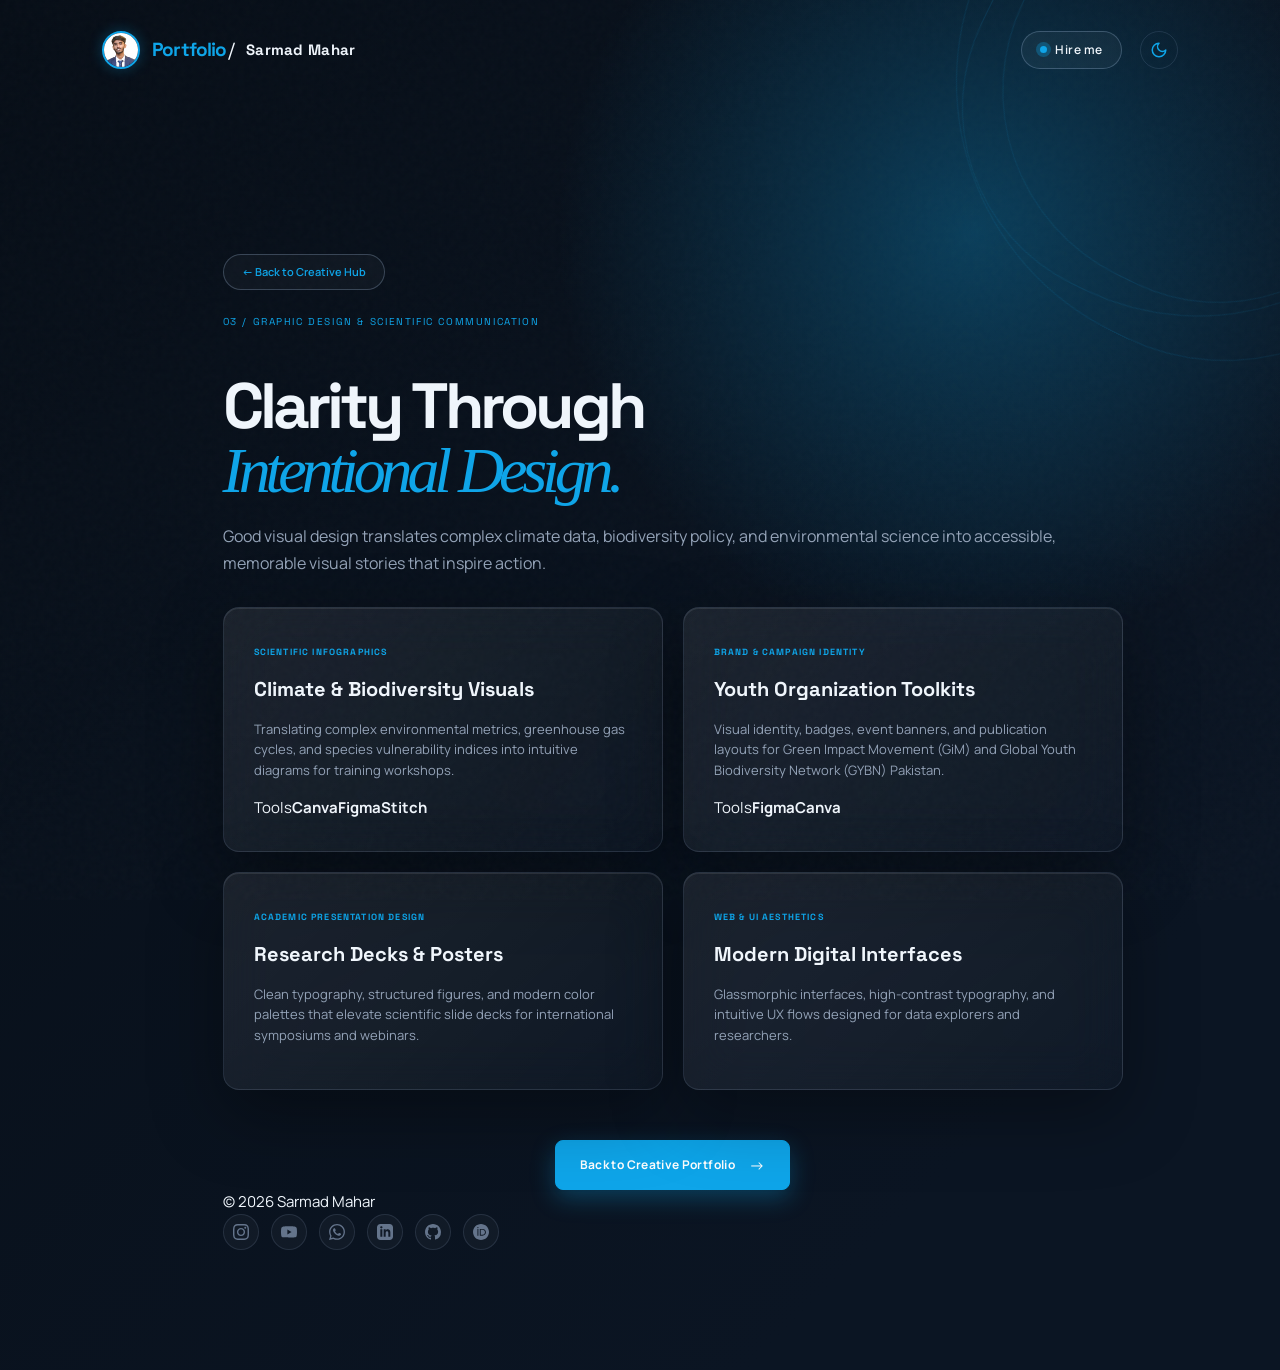
<file: Portfolio/graphic-design.html>
<!doctype html>
<html lang="en" data-theme="dark">
<head>
  <meta charset="utf-8" />
  <meta name="viewport" content="width=device-width, initial-scale=1" />
  <meta name="theme-color" content="#070e17" />
  <title>Graphic Design — Sarmad Mahar Creative Portfolio</title>
  <link rel="icon" type="image/png" href="assets/Sarmad_white_bg.png" />
  <link rel="preconnect" href="https://fonts.googleapis.com" />
  <link rel="preconnect" href="https://fonts.gstatic.com" crossorigin />
  <link href="https://fonts.googleapis.com/css2?family=Manrope:wght@400;500;600;700;800&family=Space+Grotesk:wght@400;500;600;700&display=swap" rel="stylesheet" />
  <link rel="stylesheet" href="styles.css" />
  <style>
    .subpage-container { max-width: 900px; margin: 0 auto; padding-top: 40px; }
    .back-nav-pill { display: inline-flex; align-items: center; gap: 8px; padding: 8px 18px; border-radius: 999px; border: 1px solid var(--line-strong); background: rgba(255, 255, 255, 0.03); color: var(--accent); font-size: 11px; font-weight: 600; margin-bottom: 24px; transition: 0.25s; text-decoration: none; }
    .back-nav-pill:hover { background: var(--accent); color: #ffffff; }
    .design-grid { display: grid; grid-template-columns: repeat(2, 1fr); gap: 20px; margin-top: 30px; }
    .design-card { padding: 30px; border-radius: 16px; }
    @media (max-width: 650px) { .design-grid { grid-template-columns: 1fr; } }
  </style>
</head>
<body>
  <div class="page-noise" aria-hidden="true"></div>
  <div class="contours contours-one" aria-hidden="true"></div>

  <header class="topbar">
    <a class="brand" href="index.html">
      <img class="brand-avatar" src="assets/Sarmad_white_bg.png" alt="Sarmad Mahar" />
      <span class="brand-mark">Portfolio<span>/</span></span>
      <span class="brand-copy"><strong>Sarmad Mahar</strong></span>
    </a>
    <div class="top-actions">
      <a class="availability" href="index.html#contact"><i></i> Hire me</a>
      <button class="theme-toggle" type="button" aria-label="Switch theme" data-theme-toggle>
        <span class="theme-icon" data-theme-icon>
          <svg width="18" height="18" viewBox="0 0 24 24" fill="none" stroke="currentColor" stroke-width="2" stroke-linecap="round" stroke-linejoin="round"><path d="M12 3a6 6 0 0 0 9 9 9 0 1 1-9-9Z"/></svg>
        </span>
      </button>
    </div>
  </header>

  <main class="section">
    <div class="subpage-container">
      <a class="back-nav-pill" href="creative.html">← Back to Creative Hub</a>
      <p class="eyebrow">03 / GRAPHIC DESIGN &amp; SCIENTIFIC COMMUNICATION</p>
      <h1 style="font-family: var(--display); font-size: clamp(38px, 5vw, 64px); letter-spacing: -0.06em; line-height: 1; margin-bottom: 20px;">
        Clarity Through<br /><em>Intentional Design.</em>
      </h1>
      <p style="color: var(--muted); font-size: 16px; line-height: 1.7;">
        Good visual design translates complex climate data, biodiversity policy, and environmental science into accessible, memorable visual stories that inspire action.
      </p>

      <div class="design-grid">
        <div class="design-card glass">
          <span class="fact-label">Scientific Infographics</span>
          <h3 style="font-family: var(--display); font-size: 20px; margin: 10px 0;">Climate &amp; Biodiversity Visuals</h3>
          <p style="color: var(--muted); font-size: 13px; line-height: 1.6;">
            Translating complex environmental metrics, greenhouse gas cycles, and species vulnerability indices into intuitive diagrams for training workshops.
          </p>
          <div class="tool-strip" style="margin-top: 15px;">
            <span>Tools</span><b>Canva</b><b>Figma</b><b>Stitch</b>
          </div>
        </div>

        <div class="design-card glass">
          <span class="fact-label">Brand &amp; Campaign Identity</span>
          <h3 style="font-family: var(--display); font-size: 20px; margin: 10px 0;">Youth Organization Toolkits</h3>
          <p style="color: var(--muted); font-size: 13px; line-height: 1.6;">
            Visual identity, badges, event banners, and publication layouts for Green Impact Movement (GiM) and Global Youth Biodiversity Network (GYBN) Pakistan.
          </p>
          <div class="tool-strip" style="margin-top: 15px;">
            <span>Tools</span><b>Figma</b><b>Canva</b>
          </div>
        </div>

        <div class="design-card glass">
          <span class="fact-label">Academic Presentation Design</span>
          <h3 style="font-family: var(--display); font-size: 20px; margin: 10px 0;">Research Decks &amp; Posters</h3>
          <p style="color: var(--muted); font-size: 13px; line-height: 1.6;">
            Clean typography, structured figures, and modern color palettes that elevate scientific slide decks for international symposiums and webinars.
          </p>
        </div>

        <div class="design-card glass">
          <span class="fact-label">Web &amp; UI Aesthetics</span>
          <h3 style="font-family: var(--display); font-size: 20px; margin: 10px 0;">Modern Digital Interfaces</h3>
          <p style="color: var(--muted); font-size: 13px; line-height: 1.6;">
            Glassmorphic interfaces, high-contrast typography, and intuitive UX flows designed for data explorers and researchers.
          </p>
        </div>
      </div>

      <div style="margin-top: 50px; text-align: center;">
        <a class="button button-primary" href="creative.html">Back to Creative Portfolio <span>→</span></a>
      </div>

      <footer>
        <span>© 2026 Sarmad Mahar</span>
        <div class="footer-socials">
          <a class="footer-social-btn" href="https://www.instagram.com/sarmadcaptures/" target="_blank" rel="noreferrer" aria-label="Instagram">
            <svg viewBox="0 0 24 24"><path d="M12 2.163c3.204 0 3.584.012 4.85.07 3.252.148 4.771 1.691 4.919 4.919.058 1.265.069 1.645.069 4.849 0 3.205-.012 3.584-.069 4.849-.149 3.225-1.664 4.771-4.919 4.919-1.266.058-1.644.07-4.85.07-3.204 0-3.584-.012-4.849-.07-3.26-.149-4.771-1.699-4.919-4.92-.058-1.265-.07-1.644-.07-4.849 0-3.204.013-3.583.07-4.849.149-3.227 1.664-4.771 4.919-4.919 1.266-.057 1.645-.069 4.849-.069zm0-2.163c-3.259 0-3.667.014-4.947.072-4.358.2-6.78 2.618-6.98 6.98-.059 1.281-.073 1.689-.073 4.948 0 3.259.014 3.668.072 4.948.2 4.358 2.618 6.78 6.98 6.98 1.281.058 1.689.072 4.948.072 3.259 0 3.668-.014 4.948-.072 4.354-.2 6.782-2.618 6.979-6.98.059-1.28.073-1.689.073-4.948 0-3.259-.014-3.667-.072-4.947-.196-4.354-2.617-6.78-6.979-6.98-1.281-.059-1.69-.073-4.949-.073zm0 5.838c-3.403 0-6.162 2.759-6.162 6.162s2.759 6.163 6.162 6.163 6.162-2.759 6.162-6.163c0-3.403-2.759-6.162-6.162-6.162zm0 10.162c-2.209 0-4-1.79-4-4 0-2.209 1.791-4 4-4s4 1.791 4 4c0 2.21-1.791 4-4 4zm6.406-11.845c-.796 0-1.441.645-1.441 1.44s.645 1.44 1.441 1.44c.795 0 1.439-.645 1.439-1.44s-.644-1.44-1.439-1.44z"/></svg>
          </a>
          <a class="footer-social-btn" href="https://www.youtube.com/@gisguide" target="_blank" rel="noreferrer" aria-label="YouTube">
            <svg viewBox="0 0 24 24"><path d="M23.498 6.186a3.016 3.016 0 0 0-2.122-2.136C19.505 3.545 12 3.545 12 3.545s-7.505 0-9.377.505A3.017 3.017 0 0 0 .502 6.186C0 8.07 0 12 0 12s0 3.93.502 5.814a3.016 3.016 0 0 0 2.122 2.136c1.871.505 9.376.505 9.376.505s7.505 0 9.377-.505a3.015 3.015 0 0 0 2.122-2.136C24 15.93 24 12 24 12s0-3.93-.502-5.814zM9.545 15.568V8.432L15.818 12l-6.273 3.568z"/></svg>
          </a>
          <a class="footer-social-btn" href="https://wa.me/923052676986" target="_blank" rel="noreferrer" aria-label="WhatsApp">
            <svg viewBox="0 0 24 24"><path d="M.057 24l1.687-6.163c-1.041-1.804-1.588-3.849-1.587-5.946.003-6.556 5.338-11.891 11.893-11.891 3.181.001 6.167 1.24 8.413 3.488 2.245 2.248 3.481 5.236 3.48 8.414-.003 6.557-5.338 11.892-11.893 11.892-1.99-.001-3.951-.5-5.688-1.448l-6.305 1.654zm6.597-3.807c1.676.995 3.276 1.591 5.392 1.592 5.448 0 9.886-4.434 9.889-9.885.002-5.462-4.415-9.89-9.881-9.892-5.452 0-9.887 4.434-9.889 9.884-.001 2.225.651 3.891 1.746 5.634l-.999 3.648 3.742-.981zm11.387-5.464c-.074-.124-.272-.198-.57-.347-.297-.149-1.758-.868-2.031-.967-.272-.099-.47-.149-.669.149-.198.297-.768.967-.941 1.165-.173.198-.347.223-.644.074-.297-.149-1.255-.462-2.39-1.475-.883-.788-1.48-1.761-1.653-2.059-.173-.297-.018-.458.13-.606.134-.133.297-.347.446-.521.151-.172.2-.296.3-.495.099-.198.05-.372-.025-.521-.075-.148-.669-1.611-.916-2.206-.242-.579-.487-.501-.669-.51l-.57-.01c-.198 0-.52.074-.792.372s-1.04 1.016-1.04 2.479 1.065 2.876 1.213 3.074c.149.198 2.095 3.2 5.076 4.487.709.306 1.263.489 1.694.626.712.226 1.36.194 1.872.118.571-.085 1.758-.719 2.006-1.413.248-.695.248-1.29.173-1.414z"/></svg>
          </a>
          <a class="footer-social-btn" href="https://www.linkedin.com/in/sarmadmahar/" target="_blank" rel="noreferrer" aria-label="LinkedIn">
            <svg viewBox="0 0 24 24"><path d="M19 0h-14c-2.761 0-5 2.239-5 5v14c0 2.761 2.239 5 5 5h14c2.762 0 5-2.239 5-5v-14c0-2.761-2.238-5-5-5zm-11 19h-3v-11h3v11zm-1.5-12.268c-.966 0-1.75-.79-1.75-1.764s.784-1.764 1.75-1.764 1.75.79 1.75 1.764-.783 1.764-1.75 1.764zm13.5 12.268h-3v-5.604c0-3.368-4-3.113-4 0v5.604h-3v-11h3v1.765c1.396-2.586 7-2.777 7 2.476v6.759z"/></svg>
          </a>
          <a class="footer-social-btn" href="https://github.com/sarmad-mahar" target="_blank" rel="noreferrer" aria-label="GitHub">
            <svg viewBox="0 0 24 24"><path d="M12 0C5.37 0 0 5.37 0 12c0 5.31 3.435 9.795 8.205 11.385.6.105.825-.255.825-.57 0-.285-.015-1.23-.015-2.235-3.015.555-3.795-.735-4.035-1.41-.135-.345-.72-1.41-1.23-1.695-.42-.225-1.02-.78-.015-.795.945-.015 1.62.87 1.845 1.23 1.08 1.815 2.805 1.305 3.495.99.105-.78.42-1.305.765-1.605-2.67-.3-5.46-1.335-5.46-5.925 0-1.305.465-2.385 1.23-3.225-.12-.3-.54-1.53.12-3.18 0 0 1.005-.315 3.3 1.23.96-.27 1.98-.405 3-.405s2.04.135 3 .405c2.295-1.56 3.3-1.23 3.3-1.23.66 1.65.24 2.88.12 3.18.765.84 1.23 1.905 1.23 3.225 0 4.605-2.805 5.625-5.475 5.925.435.375.81 1.095.81 2.22 0 1.605-.015 2.895-.015 3.3 0 .315.225.69.825.57A12.02 12.02 0 0024 12c0-6.63-5.37-12-12-12z"/></svg>
          </a>
          <a class="footer-social-btn" href="https://orcid.org/0009-0003-9533-2357" target="_blank" rel="noreferrer" aria-label="ORCID">
            <svg viewBox="0 0 32 32"><path d="M16 0c-8.839 0-16 7.161-16 16s7.161 16 16 16c8.839 0 16-7.161 16-16s-7.161-16-16-16zM9.823 5.839c0.704 0 1.265 0.573 1.265 1.26 0 0.688-0.561 1.265-1.265 1.265-0.692-0.004-1.26-0.567-1.26-1.265 0-0.697 0.563-1.26 1.26-1.26zM8.864 9.885h1.923v13.391h-1.923zM13.615 9.885h5.197c4.948 0 7.125 3.541 7.125 6.703 0 3.439-2.687 6.699-7.099 6.699h-5.224zM15.536 11.625v9.927h3.063c4.365 0 5.365-3.312 5.365-4.964 0-2.687-1.713-4.963-5.464-4.963z"/></svg>
          </a>
        </div>
      </footer>
    </div>
  </main>
  <script src="script.js"></script>
</body>
</html>
</file>
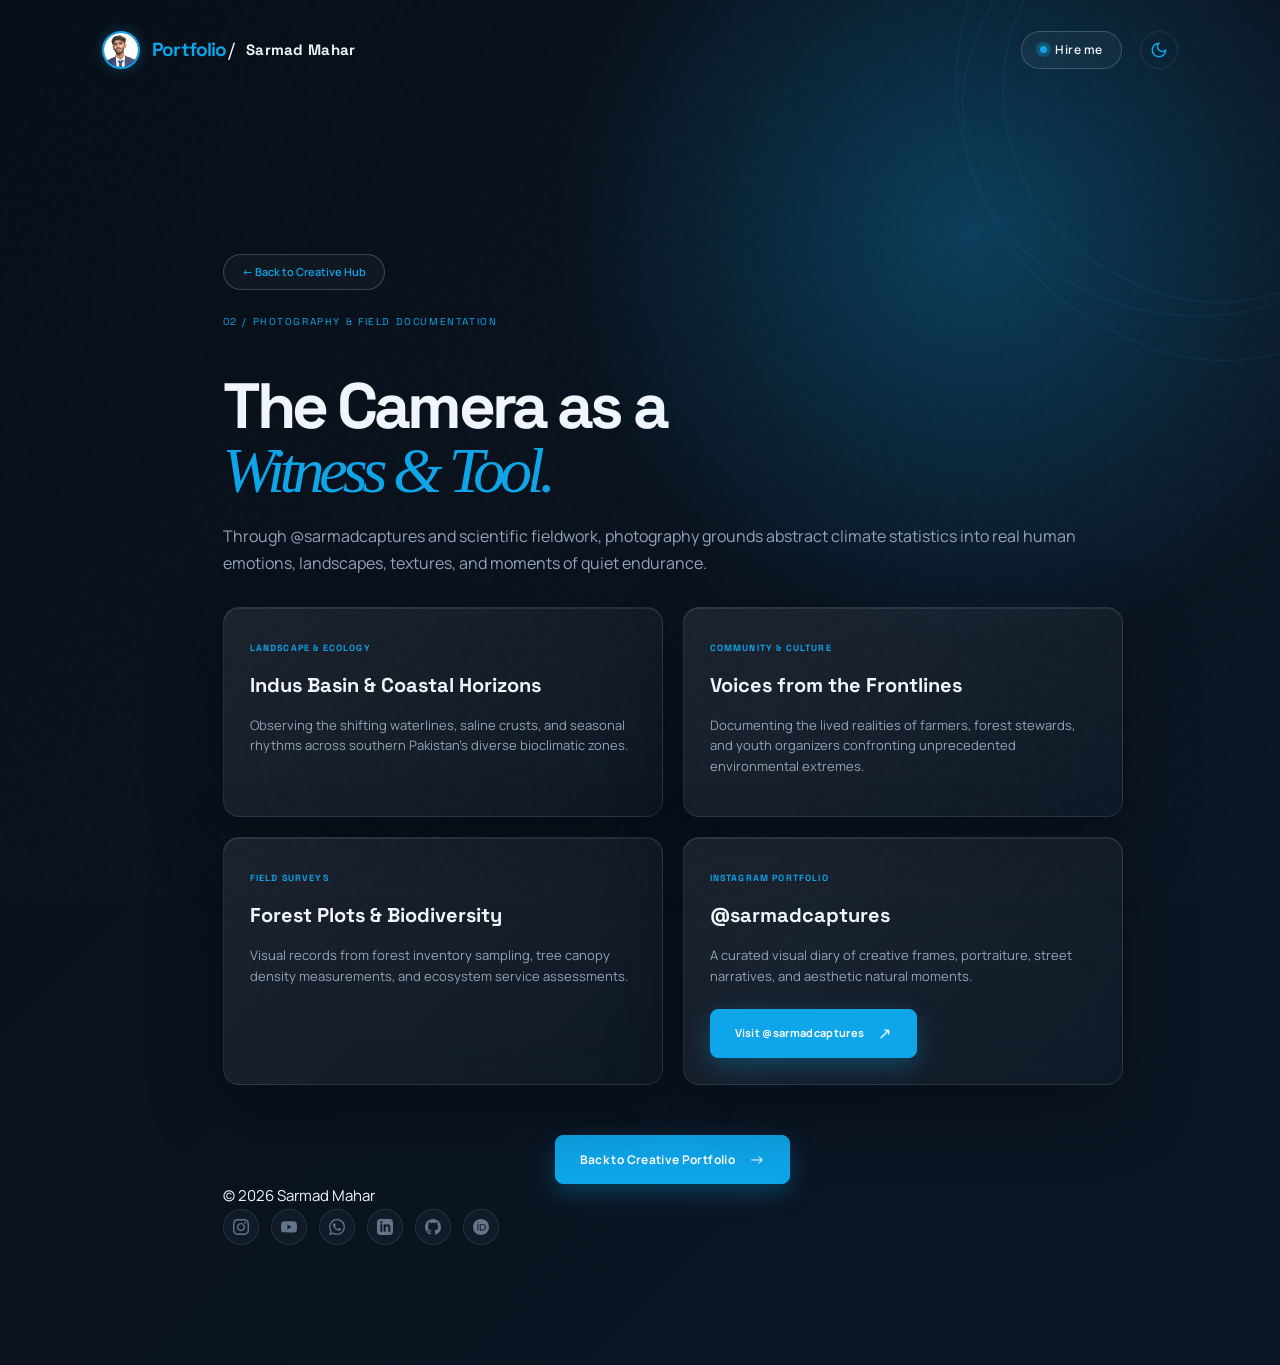
<file: Portfolio/photography.html>
<!doctype html>
<html lang="en" data-theme="dark">
<head>
  <meta charset="utf-8" />
  <meta name="viewport" content="width=device-width, initial-scale=1" />
  <meta name="theme-color" content="#070e17" />
  <title>Photography — Sarmad Mahar Creative Portfolio</title>
  <link rel="icon" type="image/png" href="assets/Sarmad_white_bg.png" />
  <link rel="preconnect" href="https://fonts.googleapis.com" />
  <link rel="preconnect" href="https://fonts.gstatic.com" crossorigin />
  <link href="https://fonts.googleapis.com/css2?family=Manrope:wght@400;500;600;700;800&family=Space+Grotesk:wght@400;500;600;700&display=swap" rel="stylesheet" />
  <link rel="stylesheet" href="styles.css" />
  <style>
    .subpage-container { max-width: 900px; margin: 0 auto; padding-top: 40px; }
    .back-nav-pill { display: inline-flex; align-items: center; gap: 8px; padding: 8px 18px; border-radius: 999px; border: 1px solid var(--line-strong); background: rgba(255, 255, 255, 0.03); color: var(--accent); font-size: 11px; font-weight: 600; margin-bottom: 24px; transition: 0.25s; text-decoration: none; }
    .back-nav-pill:hover { background: var(--accent); color: #ffffff; }
    .photo-grid { display: grid; grid-template-columns: repeat(2, 1fr); gap: 20px; margin-top: 30px; }
    .photo-card { padding: 26px; border-radius: 16px; }
    @media (max-width: 650px) { .photo-grid { grid-template-columns: 1fr; } }
  </style>
</head>
<body>
  <div class="page-noise" aria-hidden="true"></div>
  <div class="contours contours-one" aria-hidden="true"></div>

  <header class="topbar">
    <a class="brand" href="index.html">
      <img class="brand-avatar" src="assets/Sarmad_white_bg.png" alt="Sarmad Mahar" />
      <span class="brand-mark">Portfolio<span>/</span></span>
      <span class="brand-copy"><strong>Sarmad Mahar</strong></span>
    </a>
    <div class="top-actions">
      <a class="availability" href="index.html#contact"><i></i> Hire me</a>
      <button class="theme-toggle" type="button" aria-label="Switch theme" data-theme-toggle>
        <span class="theme-icon" data-theme-icon>
          <svg width="18" height="18" viewBox="0 0 24 24" fill="none" stroke="currentColor" stroke-width="2" stroke-linecap="round" stroke-linejoin="round"><path d="M12 3a6 6 0 0 0 9 9 9 9 0 1 1-9-9Z"/></svg>
        </span>
      </button>
    </div>
  </header>

  <main class="section">
    <div class="subpage-container">
      <a class="back-nav-pill" href="creative.html">← Back to Creative Hub</a>
      <p class="eyebrow">02 / PHOTOGRAPHY &amp; FIELD DOCUMENTATION</p>
      <h1 style="font-family: var(--display); font-size: clamp(38px, 5vw, 64px); letter-spacing: -0.06em; line-height: 1; margin-bottom: 20px;">
        The Camera as a<br /><em>Witness &amp; Tool.</em>
      </h1>
      <p style="color: var(--muted); font-size: 16px; line-height: 1.7;">
        Through @sarmadcaptures and scientific fieldwork, photography grounds abstract climate statistics into real human emotions, landscapes, textures, and moments of quiet endurance.
      </p>

      <div class="photo-grid">
        <div class="photo-card glass">
          <span class="fact-label">Landscape &amp; Ecology</span>
          <h3 style="font-family: var(--display); font-size: 20px; margin: 10px 0;">Indus Basin &amp; Coastal Horizons</h3>
          <p style="color: var(--muted); font-size: 13px; line-height: 1.6;">
            Observing the shifting waterlines, saline crusts, and seasonal rhythms across southern Pakistan's diverse bioclimatic zones.
          </p>
        </div>
        <div class="photo-card glass">
          <span class="fact-label">Community &amp; Culture</span>
          <h3 style="font-family: var(--display); font-size: 20px; margin: 10px 0;">Voices from the Frontlines</h3>
          <p style="color: var(--muted); font-size: 13px; line-height: 1.6;">
            Documenting the lived realities of farmers, forest stewards, and youth organizers confronting unprecedented environmental extremes.
          </p>
        </div>
        <div class="photo-card glass">
          <span class="fact-label">Field Surveys</span>
          <h3 style="font-family: var(--display); font-size: 20px; margin: 10px 0;">Forest Plots &amp; Biodiversity</h3>
          <p style="color: var(--muted); font-size: 13px; line-height: 1.6;">
            Visual records from forest inventory sampling, tree canopy density measurements, and ecosystem service assessments.
          </p>
        </div>
        <div class="photo-card glass">
          <span class="fact-label">Instagram Portfolio</span>
          <h3 style="font-family: var(--display); font-size: 20px; margin: 10px 0;">@sarmadcaptures</h3>
          <p style="color: var(--muted); font-size: 13px; line-height: 1.6;">
            A curated visual diary of creative frames, portraiture, street narratives, and aesthetic natural moments.
          </p>
          <a class="button button-primary" href="https://www.instagram.com/sarmadcaptures/" target="_blank" rel="noreferrer" style="margin-top: 10px; font-size: 11px;">
            Visit @sarmadcaptures <span>↗</span>
          </a>
        </div>
      </div>

      <div style="margin-top: 50px; text-align: center;">
        <a class="button button-primary" href="creative.html">Back to Creative Portfolio <span>→</span></a>
      </div>

      <footer>
        <span>© 2026 Sarmad Mahar</span>
        <div class="footer-socials">
          <a class="footer-social-btn" href="https://www.instagram.com/sarmadcaptures/" target="_blank" rel="noreferrer" aria-label="Instagram">
            <svg viewBox="0 0 24 24"><path d="M12 2.163c3.204 0 3.584.012 4.85.07 3.252.148 4.771 1.691 4.919 4.919.058 1.265.069 1.645.069 4.849 0 3.205-.012 3.584-.069 4.849-.149 3.225-1.664 4.771-4.919 4.919-1.266.058-1.644.07-4.85.07-3.204 0-3.584-.012-4.849-.07-3.26-.149-4.771-1.699-4.919-4.92-.058-1.265-.07-1.644-.07-4.849 0-3.204.013-3.583.07-4.849.149-3.227 1.664-4.771 4.919-4.919 1.266-.057 1.645-.069 4.849-.069zm0-2.163c-3.259 0-3.667.014-4.947.072-4.358.2-6.78 2.618-6.98 6.98-.059 1.281-.073 1.689-.073 4.948 0 3.259.014 3.668.072 4.948.2 4.358 2.618 6.78 6.98 6.98 1.281.058 1.689.072 4.948.072 3.259 0 3.668-.014 4.948-.072 4.354-.2 6.782-2.618 6.979-6.98.059-1.28.073-1.689.073-4.948 0-3.259-.014-3.667-.072-4.947-.196-4.354-2.617-6.78-6.979-6.98-1.281-.059-1.69-.073-4.949-.073zm0 5.838c-3.403 0-6.162 2.759-6.162 6.162s2.759 6.163 6.162 6.163 6.162-2.759 6.162-6.163c0-3.403-2.759-6.162-6.162-6.162zm0 10.162c-2.209 0-4-1.79-4-4 0-2.209 1.791-4 4-4s4 1.791 4 4c0 2.21-1.791 4-4 4zm6.406-11.845c-.796 0-1.441.645-1.441 1.44s.645 1.44 1.441 1.44c.795 0 1.439-.645 1.439-1.44s-.644-1.44-1.439-1.44z"/></svg>
          </a>
          <a class="footer-social-btn" href="https://www.youtube.com/@gisguide" target="_blank" rel="noreferrer" aria-label="YouTube">
            <svg viewBox="0 0 24 24"><path d="M23.498 6.186a3.016 3.016 0 0 0-2.122-2.136C19.505 3.545 12 3.545 12 3.545s-7.505 0-9.377.505A3.017 3.017 0 0 0 .502 6.186C0 8.07 0 12 0 12s0 3.93.502 5.814a3.016 3.016 0 0 0 2.122 2.136c1.871.505 9.376.505 9.376.505s7.505 0 9.377-.505a3.015 3.015 0 0 0 2.122-2.136C24 15.93 24 12 24 12s0-3.93-.502-5.814zM9.545 15.568V8.432L15.818 12l-6.273 3.568z"/></svg>
          </a>
          <a class="footer-social-btn" href="https://wa.me/923052676986" target="_blank" rel="noreferrer" aria-label="WhatsApp">
            <svg viewBox="0 0 24 24"><path d="M.057 24l1.687-6.163c-1.041-1.804-1.588-3.849-1.587-5.946.003-6.556 5.338-11.891 11.893-11.891 3.181.001 6.167 1.24 8.413 3.488 2.245 2.248 3.481 5.236 3.48 8.414-.003 6.557-5.338 11.892-11.893 11.892-1.99-.001-3.951-.5-5.688-1.448l-6.305 1.654zm6.597-3.807c1.676.995 3.276 1.591 5.392 1.592 5.448 0 9.886-4.434 9.889-9.885.002-5.462-4.415-9.89-9.881-9.892-5.452 0-9.887 4.434-9.889 9.884-.001 2.225.651 3.891 1.746 5.634l-.999 3.648 3.742-.981zm11.387-5.464c-.074-.124-.272-.198-.57-.347-.297-.149-1.758-.868-2.031-.967-.272-.099-.47-.149-.669.149-.198.297-.768.967-.941 1.165-.173.198-.347.223-.644.074-.297-.149-1.255-.462-2.39-1.475-.883-.788-1.48-1.761-1.653-2.059-.173-.297-.018-.458.13-.606.134-.133.297-.347.446-.521.151-.172.2-.296.3-.495.099-.198.05-.372-.025-.521-.075-.148-.669-1.611-.916-2.206-.242-.579-.487-.501-.669-.51l-.57-.01c-.198 0-.52.074-.792.372s-1.04 1.016-1.04 2.479 1.065 2.876 1.213 3.074c.149.198 2.095 3.2 5.076 4.487.709.306 1.263.489 1.694.626.712.226 1.36.194 1.872.118.571-.085 1.758-.719 2.006-1.413.248-.695.248-1.29.173-1.414z"/></svg>
          </a>
          <a class="footer-social-btn" href="https://www.linkedin.com/in/sarmadmahar/" target="_blank" rel="noreferrer" aria-label="LinkedIn">
            <svg viewBox="0 0 24 24"><path d="M19 0h-14c-2.761 0-5 2.239-5 5v14c0 2.761 2.239 5 5 5h14c2.762 0 5-2.239 5-5v-14c0-2.761-2.238-5-5-5zm-11 19h-3v-11h3v11zm-1.5-12.268c-.966 0-1.75-.79-1.75-1.764s.784-1.764 1.75-1.764 1.75.79 1.75 1.764-.783 1.764-1.75 1.764zm13.5 12.268h-3v-5.604c0-3.368-4-3.113-4 0v5.604h-3v-11h3v1.765c1.396-2.586 7-2.777 7 2.476v6.759z"/></svg>
          </a>
          <a class="footer-social-btn" href="https://github.com/sarmad-mahar" target="_blank" rel="noreferrer" aria-label="GitHub">
            <svg viewBox="0 0 24 24"><path d="M12 0C5.37 0 0 5.37 0 12c0 5.31 3.435 9.795 8.205 11.385.6.105.825-.255.825-.57 0-.285-.015-1.23-.015-2.235-3.015.555-3.795-.735-4.035-1.41-.135-.345-.72-1.41-1.23-1.695-.42-.225-1.02-.78-.015-.795.945-.015 1.62.87 1.845 1.23 1.08 1.815 2.805 1.305 3.495.99.105-.78.42-1.305.765-1.605-2.67-.3-5.46-1.335-5.46-5.925 0-1.305.465-2.385 1.23-3.225-.12-.3-.54-1.53.12-3.18 0 0 1.005-.315 3.3 1.23.96-.27 1.98-.405 3-.405s2.04.135 3 .405c2.295-1.56 3.3-1.23 3.3-1.23.66 1.65.24 2.88.12 3.18.765.84 1.23 1.905 1.23 3.225 0 4.605-2.805 5.625-5.475 5.925.435.375.81 1.095.81 2.22 0 1.605-.015 2.895-.015 3.3 0 .315.225.69.825.57A12.02 12.02 0 0024 12c0-6.63-5.37-12-12-12z"/></svg>
          </a>
          <a class="footer-social-btn" href="https://orcid.org/0009-0003-9533-2357" target="_blank" rel="noreferrer" aria-label="ORCID">
            <svg viewBox="0 0 32 32"><path d="M16 0c-8.839 0-16 7.161-16 16s7.161 16 16 16c8.839 0 16-7.161 16-16s-7.161-16-16-16zM9.823 5.839c0.704 0 1.265 0.573 1.265 1.26 0 0.688-0.561 1.265-1.265 1.265-0.692-0.004-1.26-0.567-1.26-1.265 0-0.697 0.563-1.26 1.26-1.26zM8.864 9.885h1.923v13.391h-1.923zM13.615 9.885h5.197c4.948 0 7.125 3.541 7.125 6.703 0 3.439-2.687 6.699-7.099 6.699h-5.224zM15.536 11.625v9.927h3.063c4.365 0 5.365-3.312 5.365-4.964 0-2.687-1.713-4.963-5.464-4.963z"/></svg>
          </a>
        </div>
      </footer>
    </div>
  </main>
  <script src="script.js"></script>
</body>
</html>
</file>
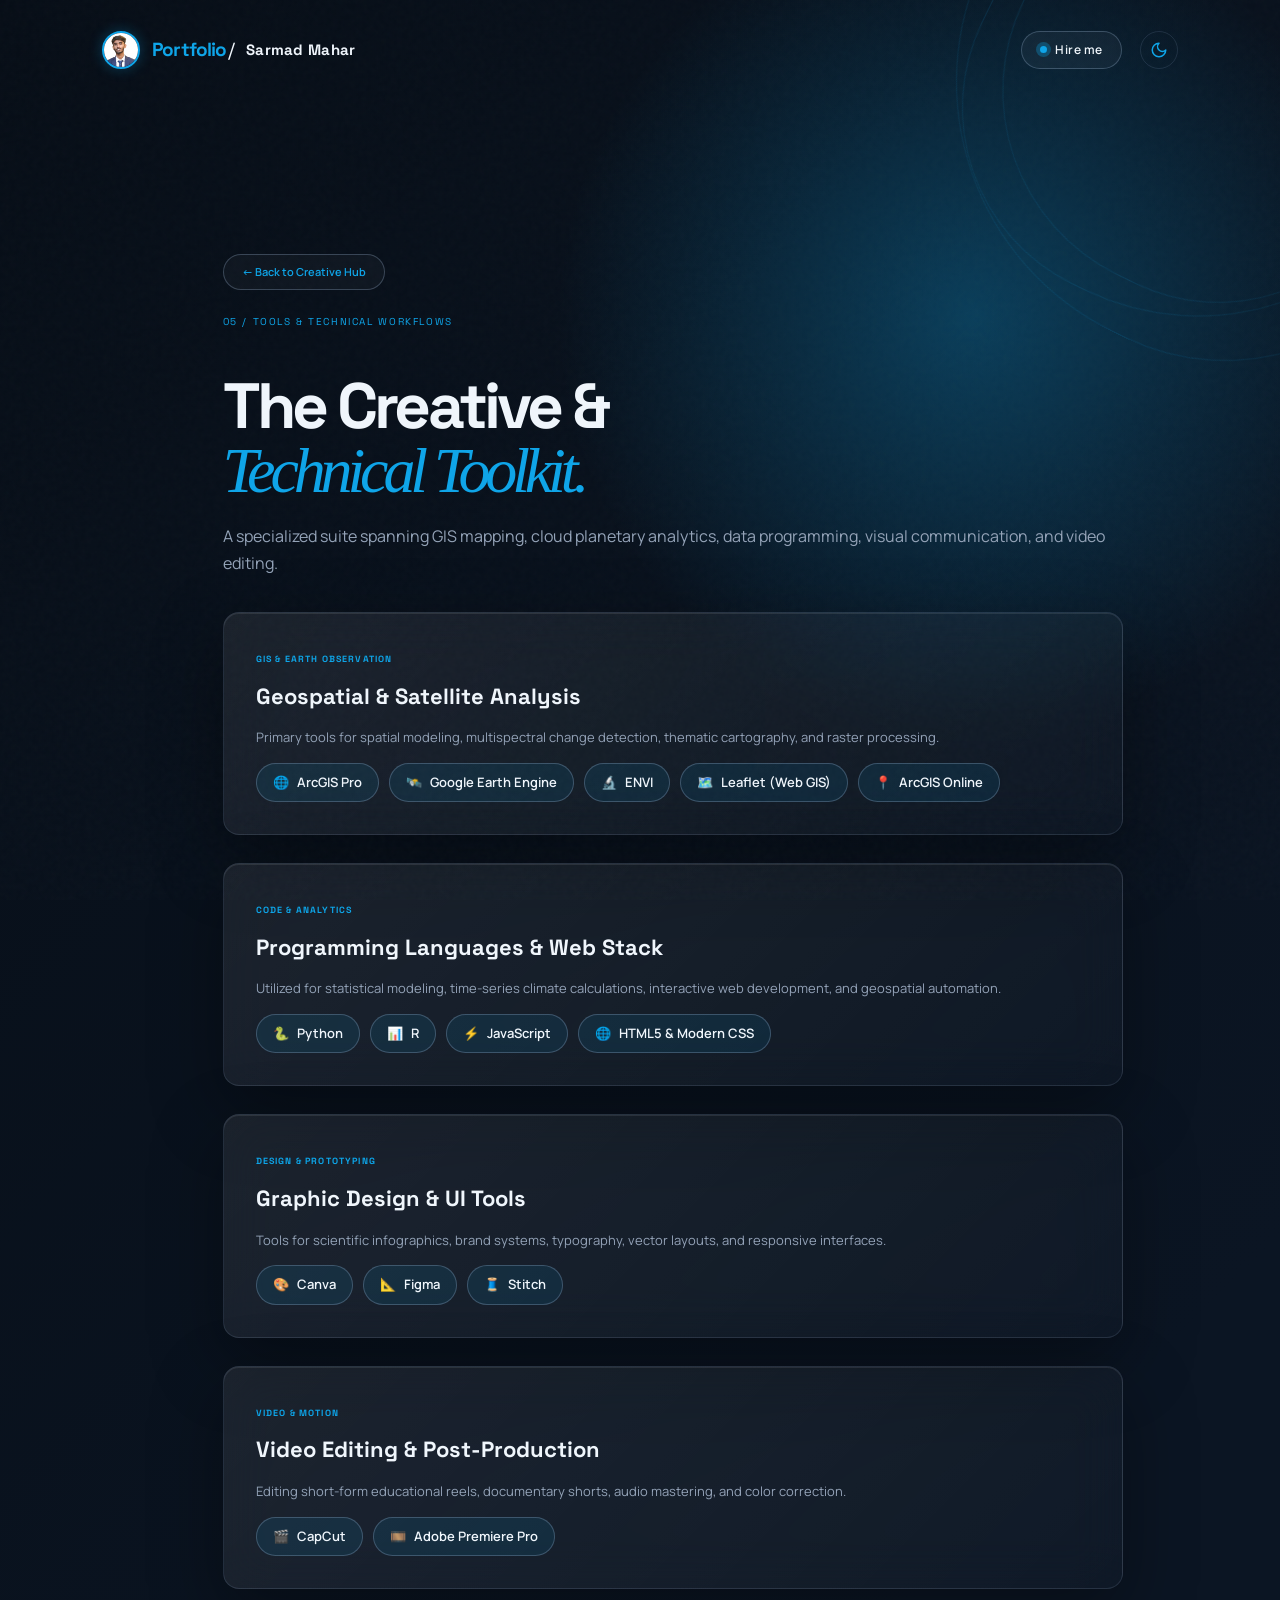
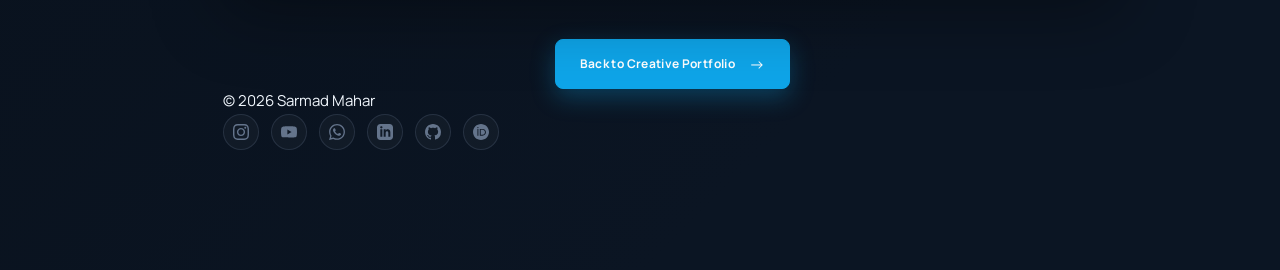
<file: Portfolio/tools.html>
<!doctype html>
<html lang="en" data-theme="dark">
<head>
  <meta charset="utf-8" />
  <meta name="viewport" content="width=device-width, initial-scale=1" />
  <meta name="theme-color" content="#070e17" />
  <title>Tools &amp; Stack — Sarmad Mahar Creative Portfolio</title>
  <link rel="icon" type="image/png" href="assets/Sarmad_white_bg.png" />
  <link rel="preconnect" href="https://fonts.googleapis.com" />
  <link rel="preconnect" href="https://fonts.gstatic.com" crossorigin />
  <link href="https://fonts.googleapis.com/css2?family=Manrope:wght@400;500;600;700;800&family=Space+Grotesk:wght@400;500;600;700&display=swap" rel="stylesheet" />
  <link rel="stylesheet" href="styles.css" />
  <style>
    .subpage-container { max-width: 900px; margin: 0 auto; padding-top: 40px; }
    .back-nav-pill { display: inline-flex; align-items: center; gap: 8px; padding: 8px 18px; border-radius: 999px; border: 1px solid var(--line-strong); background: rgba(255, 255, 255, 0.03); color: var(--accent); font-size: 11px; font-weight: 600; margin-bottom: 24px; transition: 0.25s; text-decoration: none; }
    .back-nav-pill:hover { background: var(--accent); color: #ffffff; }
    .tools-category { margin-bottom: 28px; padding: 32px; border-radius: 16px; }
    .tools-list { display: flex; flex-wrap: wrap; gap: 10px; margin-top: 15px; }
    .tool-badge { padding: 8px 16px; border-radius: 999px; background: rgba(14, 165, 233, 0.1); border: 1px solid var(--line-strong); font-size: 13px; font-weight: 600; color: var(--text); display: inline-flex; align-items: center; gap: 8px; }
    .tool-badge span { color: var(--accent); }
  </style>
</head>
<body>
  <div class="page-noise" aria-hidden="true"></div>
  <div class="contours contours-one" aria-hidden="true"></div>

  <header class="topbar">
    <a class="brand" href="index.html">
      <img class="brand-avatar" src="assets/Sarmad_white_bg.png" alt="Sarmad Mahar" />
      <span class="brand-mark">Portfolio<span>/</span></span>
      <span class="brand-copy"><strong>Sarmad Mahar</strong></span>
    </a>
    <div class="top-actions">
      <a class="availability" href="index.html#contact"><i></i> Hire me</a>
      <button class="theme-toggle" type="button" aria-label="Switch theme" data-theme-toggle>
        <span class="theme-icon" data-theme-icon>
          <svg width="18" height="18" viewBox="0 0 24 24" fill="none" stroke="currentColor" stroke-width="2" stroke-linecap="round" stroke-linejoin="round"><path d="M12 3a6 6 0 0 0 9 9 9 0 1 1-9-9Z"/></svg>
        </span>
      </button>
    </div>
  </header>

  <main class="section">
    <div class="subpage-container">
      <a class="back-nav-pill" href="creative.html">← Back to Creative Hub</a>
      <p class="eyebrow">05 / TOOLS &amp; TECHNICAL WORKFLOWS</p>
      <h1 style="font-family: var(--display); font-size: clamp(38px, 5vw, 64px); letter-spacing: -0.06em; line-height: 1; margin-bottom: 20px;">
        The Creative &amp;<br /><em>Technical Toolkit.</em>
      </h1>
      <p style="color: var(--muted); font-size: 16px; line-height: 1.7; margin-bottom: 35px;">
        A specialized suite spanning GIS mapping, cloud planetary analytics, data programming, visual communication, and video editing.
      </p>

      <!-- GIS & Remote Sensing -->
      <div class="tools-category glass">
        <span class="fact-label">GIS &amp; Earth Observation</span>
        <h3 style="font-family: var(--display); font-size: 22px; margin: 8px 0;">Geospatial &amp; Satellite Analysis</h3>
        <p style="color: var(--muted); font-size: 13px; line-height: 1.6;">
          Primary tools for spatial modeling, multispectral change detection, thematic cartography, and raster processing.
        </p>
        <div class="tools-list">
          <div class="tool-badge"><span>🌐</span> ArcGIS Pro</div>
          <div class="tool-badge"><span>🛰️</span> Google Earth Engine</div>
          <div class="tool-badge"><span>🔬</span> ENVI</div>
          <div class="tool-badge"><span>🗺️</span> Leaflet (Web GIS)</div>
          <div class="tool-badge"><span>📍</span> ArcGIS Online</div>
        </div>
      </div>

      <!-- Programming & Data -->
      <div class="tools-category glass">
        <span class="fact-label">Code &amp; Analytics</span>
        <h3 style="font-family: var(--display); font-size: 22px; margin: 8px 0;">Programming Languages &amp; Web Stack</h3>
        <p style="color: var(--muted); font-size: 13px; line-height: 1.6;">
          Utilized for statistical modeling, time-series climate calculations, interactive web development, and geospatial automation.
        </p>
        <div class="tools-list">
          <div class="tool-badge"><span>🐍</span> Python</div>
          <div class="tool-badge"><span>📊</span> R</div>
          <div class="tool-badge"><span>⚡</span> JavaScript</div>
          <div class="tool-badge"><span>🌐</span> HTML5 &amp; Modern CSS</div>
        </div>
      </div>

      <!-- Design & Interface -->
      <div class="tools-category glass">
        <span class="fact-label">Design &amp; Prototyping</span>
        <h3 style="font-family: var(--display); font-size: 22px; margin: 8px 0;">Graphic Design &amp; UI Tools</h3>
        <p style="color: var(--muted); font-size: 13px; line-height: 1.6;">
          Tools for scientific infographics, brand systems, typography, vector layouts, and responsive interfaces.
        </p>
        <div class="tools-list">
          <div class="tool-badge"><span>🎨</span> Canva</div>
          <div class="tool-badge"><span>📐</span> Figma</div>
          <div class="tool-badge"><span>🧵</span> Stitch</div>
        </div>
      </div>

      <!-- Video & Motion -->
      <div class="tools-category glass">
        <span class="fact-label">Video &amp; Motion</span>
        <h3 style="font-family: var(--display); font-size: 22px; margin: 8px 0;">Video Editing &amp; Post-Production</h3>
        <p style="color: var(--muted); font-size: 13px; line-height: 1.6;">
          Editing short-form educational reels, documentary shorts, audio mastering, and color correction.
        </p>
        <div class="tools-list">
          <div class="tool-badge"><span>🎬</span> CapCut</div>
          <div class="tool-badge"><span>🎞️</span> Adobe Premiere Pro</div>
        </div>
      </div>

      <div style="margin-top: 50px; text-align: center;">
        <a class="button button-primary" href="creative.html">Back to Creative Portfolio <span>→</span></a>
      </div>

      <footer>
        <span>© 2026 Sarmad Mahar</span>
        <div class="footer-socials">
          <a class="footer-social-btn" href="https://www.instagram.com/sarmadcaptures/" target="_blank" rel="noreferrer" aria-label="Instagram">
            <svg viewBox="0 0 24 24"><path d="M12 2.163c3.204 0 3.584.012 4.85.07 3.252.148 4.771 1.691 4.919 4.919.058 1.265.069 1.645.069 4.849 0 3.205-.012 3.584-.069 4.849-.149 3.225-1.664 4.771-4.919 4.919-1.266.058-1.644.07-4.85.07-3.204 0-3.584-.012-4.849-.07-3.26-.149-4.771-1.699-4.919-4.92-.058-1.265-.07-1.644-.07-4.849 0-3.204.013-3.583.07-4.849.149-3.227 1.664-4.771 4.919-4.919 1.266-.057 1.645-.069 4.849-.069zm0-2.163c-3.259 0-3.667.014-4.947.072-4.358.2-6.78 2.618-6.98 6.98-.059 1.281-.073 1.689-.073 4.948 0 3.259.014 3.668.072 4.948.2 4.358 2.618 6.78 6.98 6.98 1.281.058 1.689.072 4.948.072 3.259 0 3.668-.014 4.948-.072 4.354-.2 6.782-2.618 6.979-6.98.059-1.28.073-1.689.073-4.948 0-3.259-.014-3.667-.072-4.947-.196-4.354-2.617-6.78-6.979-6.98-1.281-.059-1.69-.073-4.949-.073zm0 5.838c-3.403 0-6.162 2.759-6.162 6.162s2.759 6.163 6.162 6.163 6.162-2.759 6.162-6.163c0-3.403-2.759-6.162-6.162-6.162zm0 10.162c-2.209 0-4-1.79-4-4 0-2.209 1.791-4 4-4s4 1.791 4 4c0 2.21-1.791 4-4 4zm6.406-11.845c-.796 0-1.441.645-1.441 1.44s.645 1.44 1.441 1.44c.795 0 1.439-.645 1.439-1.44s-.644-1.44-1.439-1.44z"/></svg>
          </a>
          <a class="footer-social-btn" href="https://www.youtube.com/@gisguide" target="_blank" rel="noreferrer" aria-label="YouTube">
            <svg viewBox="0 0 24 24"><path d="M23.498 6.186a3.016 3.016 0 0 0-2.122-2.136C19.505 3.545 12 3.545 12 3.545s-7.505 0-9.377.505A3.017 3.017 0 0 0 .502 6.186C0 8.07 0 12 0 12s0 3.93.502 5.814a3.016 3.016 0 0 0 2.122 2.136c1.871.505 9.376.505 9.376.505s7.505 0 9.377-.505a3.015 3.015 0 0 0 2.122-2.136C24 15.93 24 12 24 12s0-3.93-.502-5.814zM9.545 15.568V8.432L15.818 12l-6.273 3.568z"/></svg>
          </a>
          <a class="footer-social-btn" href="https://wa.me/923052676986" target="_blank" rel="noreferrer" aria-label="WhatsApp">
            <svg viewBox="0 0 24 24"><path d="M.057 24l1.687-6.163c-1.041-1.804-1.588-3.849-1.587-5.946.003-6.556 5.338-11.891 11.893-11.891 3.181.001 6.167 1.24 8.413 3.488 2.245 2.248 3.481 5.236 3.48 8.414-.003 6.557-5.338 11.892-11.893 11.892-1.99-.001-3.951-.5-5.688-1.448l-6.305 1.654zm6.597-3.807c1.676.995 3.276 1.591 5.392 1.592 5.448 0 9.886-4.434 9.889-9.885.002-5.462-4.415-9.89-9.881-9.892-5.452 0-9.887 4.434-9.889 9.884-.001 2.225.651 3.891 1.746 5.634l-.999 3.648 3.742-.981zm11.387-5.464c-.074-.124-.272-.198-.57-.347-.297-.149-1.758-.868-2.031-.967-.272-.099-.47-.149-.669.149-.198.297-.768.967-.941 1.165-.173.198-.347.223-.644.074-.297-.149-1.255-.462-2.39-1.475-.883-.788-1.48-1.761-1.653-2.059-.173-.297-.018-.458.13-.606.134-.133.297-.347.446-.521.151-.172.2-.296.3-.495.099-.198.05-.372-.025-.521-.075-.148-.669-1.611-.916-2.206-.242-.579-.487-.501-.669-.51l-.57-.01c-.198 0-.52.074-.792.372s-1.04 1.016-1.04 2.479 1.065 2.876 1.213 3.074c.149.198 2.095 3.2 5.076 4.487.709.306 1.263.489 1.694.626.712.226 1.36.194 1.872.118.571-.085 1.758-.719 2.006-1.413.248-.695.248-1.29.173-1.414z"/></svg>
          </a>
          <a class="footer-social-btn" href="https://www.linkedin.com/in/sarmadmahar/" target="_blank" rel="noreferrer" aria-label="LinkedIn">
            <svg viewBox="0 0 24 24"><path d="M19 0h-14c-2.761 0-5 2.239-5 5v14c0 2.761 2.239 5 5 5h14c2.762 0 5-2.239 5-5v-14c0-2.761-2.238-5-5-5zm-11 19h-3v-11h3v11zm-1.5-12.268c-.966 0-1.75-.79-1.75-1.764s.784-1.764 1.75-1.764 1.75.79 1.75 1.764-.783 1.764-1.75 1.764zm13.5 12.268h-3v-5.604c0-3.368-4-3.113-4 0v5.604h-3v-11h3v1.765c1.396-2.586 7-2.777 7 2.476v6.759z"/></svg>
          </a>
          <a class="footer-social-btn" href="https://github.com/sarmad-mahar" target="_blank" rel="noreferrer" aria-label="GitHub">
            <svg viewBox="0 0 24 24"><path d="M12 0C5.37 0 0 5.37 0 12c0 5.31 3.435 9.795 8.205 11.385.6.105.825-.255.825-.57 0-.285-.015-1.23-.015-2.235-3.015.555-3.795-.735-4.035-1.41-.135-.345-.72-1.41-1.23-1.695-.42-.225-1.02-.78-.015-.795.945-.015 1.62.87 1.845 1.23 1.08 1.815 2.805 1.305 3.495.99.105-.78.42-1.305.765-1.605-2.67-.3-5.46-1.335-5.46-5.925 0-1.305.465-2.385 1.23-3.225-.12-.3-.54-1.53.12-3.18 0 0 1.005-.315 3.3 1.23.96-.27 1.98-.405 3-.405s2.04.135 3 .405c2.295-1.56 3.3-1.23 3.3-1.23.66 1.65.24 2.88.12 3.18.765.84 1.23 1.905 1.23 3.225 0 4.605-2.805 5.625-5.475 5.925.435.375.81 1.095.81 2.22 0 1.605-.015 2.895-.015 3.3 0 .315.225.69.825.57A12.02 12.02 0 0024 12c0-6.63-5.37-12-12-12z"/></svg>
          </a>
          <a class="footer-social-btn" href="https://orcid.org/0009-0003-9533-2357" target="_blank" rel="noreferrer" aria-label="ORCID">
            <svg viewBox="0 0 32 32"><path d="M16 0c-8.839 0-16 7.161-16 16s7.161 16 16 16c8.839 0 16-7.161 16-16s-7.161-16-16-16zM9.823 5.839c0.704 0 1.265 0.573 1.265 1.26 0 0.688-0.561 1.265-1.265 1.265-0.692-0.004-1.26-0.567-1.26-1.265 0-0.697 0.563-1.26 1.26-1.26zM8.864 9.885h1.923v13.391h-1.923zM13.615 9.885h5.197c4.948 0 7.125 3.541 7.125 6.703 0 3.439-2.687 6.699-7.099 6.699h-5.224zM15.536 11.625v9.927h3.063c4.365 0 5.365-3.312 5.365-4.964 0-2.687-1.713-4.963-5.464-4.963z"/></svg>
          </a>
        </div>
      </footer>
    </div>
  </main>
  <script src="script.js"></script>
</body>
</html>
</file>
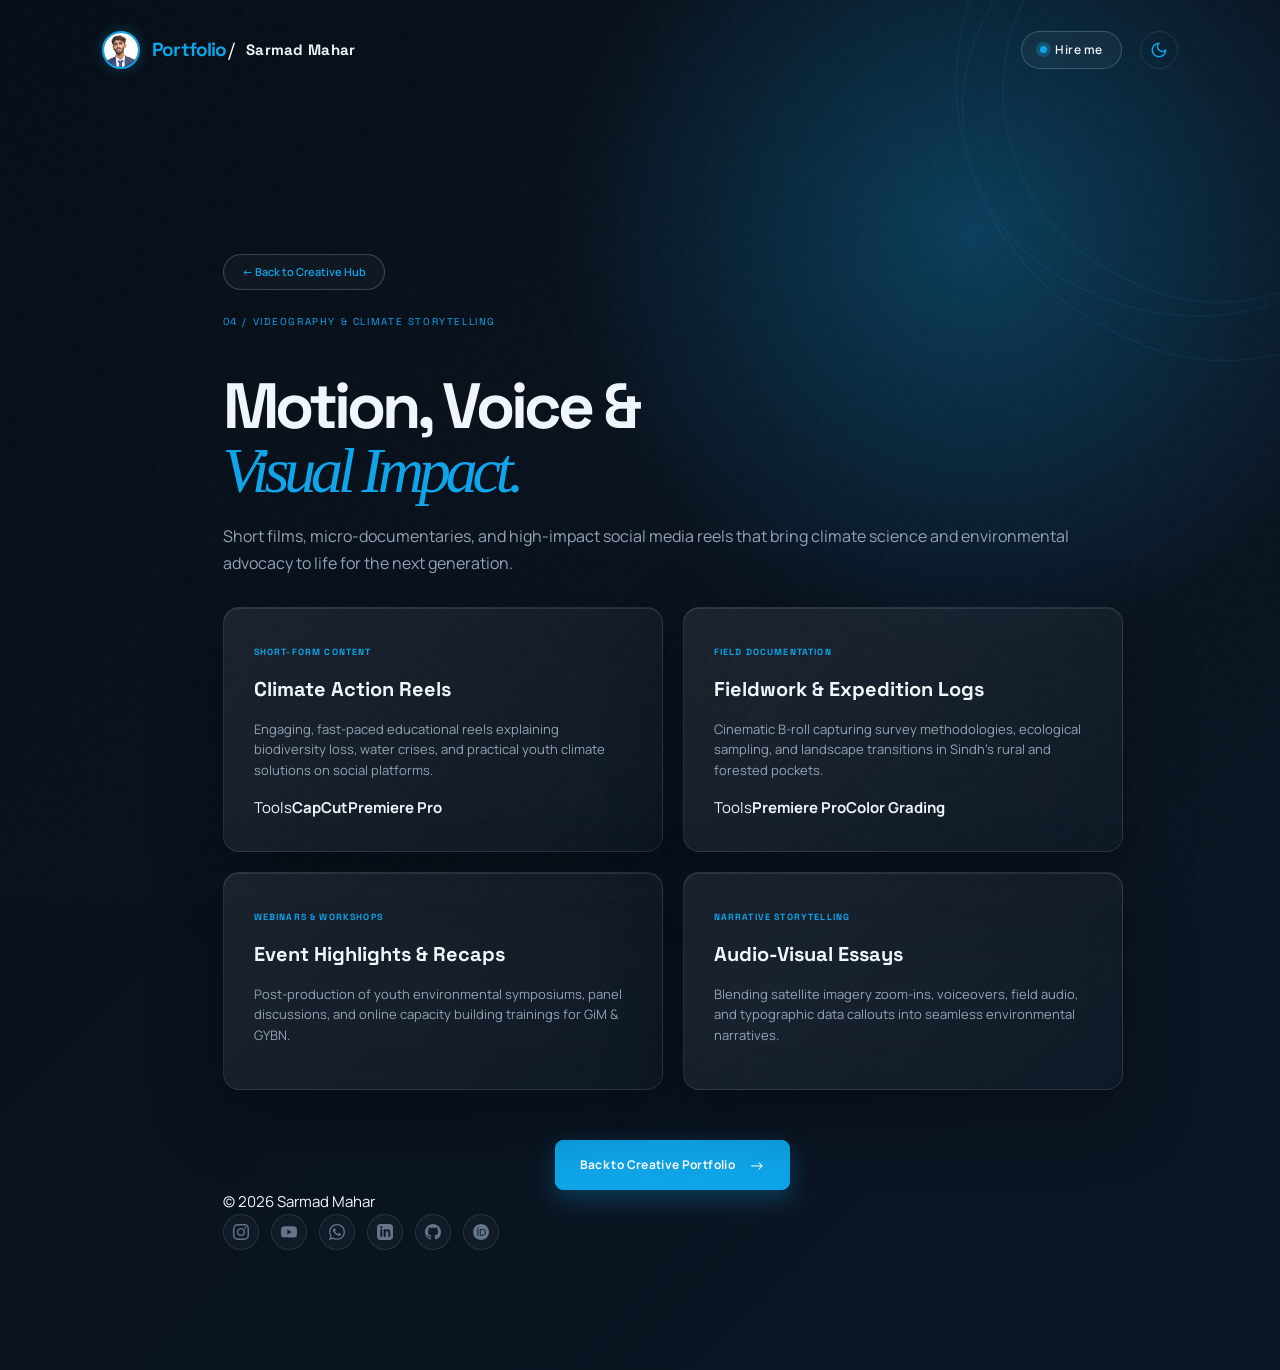
<file: Portfolio/videography.html>
<!doctype html>
<html lang="en" data-theme="dark">
<head>
  <meta charset="utf-8" />
  <meta name="viewport" content="width=device-width, initial-scale=1" />
  <meta name="theme-color" content="#070e17" />
  <title>Videography — Sarmad Mahar Creative Portfolio</title>
  <link rel="icon" type="image/png" href="assets/Sarmad_white_bg.png" />
  <link rel="preconnect" href="https://fonts.googleapis.com" />
  <link rel="preconnect" href="https://fonts.gstatic.com" crossorigin />
  <link href="https://fonts.googleapis.com/css2?family=Manrope:wght@400;500;600;700;800&family=Space+Grotesk:wght@400;500;600;700&display=swap" rel="stylesheet" />
  <link rel="stylesheet" href="styles.css" />
  <style>
    .subpage-container { max-width: 900px; margin: 0 auto; padding-top: 40px; }
    .back-nav-pill { display: inline-flex; align-items: center; gap: 8px; padding: 8px 18px; border-radius: 999px; border: 1px solid var(--line-strong); background: rgba(255, 255, 255, 0.03); color: var(--accent); font-size: 11px; font-weight: 600; margin-bottom: 24px; transition: 0.25s; text-decoration: none; }
    .back-nav-pill:hover { background: var(--accent); color: #ffffff; }
    .video-grid { display: grid; grid-template-columns: repeat(2, 1fr); gap: 20px; margin-top: 30px; }
    .video-card { padding: 30px; border-radius: 16px; }
    @media (max-width: 650px) { .video-grid { grid-template-columns: 1fr; } }
  </style>
</head>
<body>
  <div class="page-noise" aria-hidden="true"></div>
  <div class="contours contours-one" aria-hidden="true"></div>

  <header class="topbar">
    <a class="brand" href="index.html">
      <img class="brand-avatar" src="assets/Sarmad_white_bg.png" alt="Sarmad Mahar" />
      <span class="brand-mark">Portfolio<span>/</span></span>
      <span class="brand-copy"><strong>Sarmad Mahar</strong></span>
    </a>
    <div class="top-actions">
      <a class="availability" href="index.html#contact"><i></i> Hire me</a>
      <button class="theme-toggle" type="button" aria-label="Switch theme" data-theme-toggle>
        <span class="theme-icon" data-theme-icon>
          <svg width="18" height="18" viewBox="0 0 24 24" fill="none" stroke="currentColor" stroke-width="2" stroke-linecap="round" stroke-linejoin="round"><path d="M12 3a6 6 0 0 0 9 9 9 0 1 1-9-9Z"/></svg>
        </span>
      </button>
    </div>
  </header>

  <main class="section">
    <div class="subpage-container">
      <a class="back-nav-pill" href="creative.html">← Back to Creative Hub</a>
      <p class="eyebrow">04 / VIDEOGRAPHY &amp; CLIMATE STORYTELLING</p>
      <h1 style="font-family: var(--display); font-size: clamp(38px, 5vw, 64px); letter-spacing: -0.06em; line-height: 1; margin-bottom: 20px;">
        Motion, Voice &amp;<br /><em>Visual Impact.</em>
      </h1>
      <p style="color: var(--muted); font-size: 16px; line-height: 1.7;">
        Short films, micro-documentaries, and high-impact social media reels that bring climate science and environmental advocacy to life for the next generation.
      </p>

      <div class="video-grid">
        <div class="video-card glass">
          <span class="fact-label">Short-Form Content</span>
          <h3 style="font-family: var(--display); font-size: 20px; margin: 10px 0;">Climate Action Reels</h3>
          <p style="color: var(--muted); font-size: 13px; line-height: 1.6;">
            Engaging, fast-paced educational reels explaining biodiversity loss, water crises, and practical youth climate solutions on social platforms.
          </p>
          <div class="tool-strip" style="margin-top: 15px;">
            <span>Tools</span><b>CapCut</b><b>Premiere Pro</b>
          </div>
        </div>

        <div class="video-card glass">
          <span class="fact-label">Field Documentation</span>
          <h3 style="font-family: var(--display); font-size: 20px; margin: 10px 0;">Fieldwork &amp; Expedition Logs</h3>
          <p style="color: var(--muted); font-size: 13px; line-height: 1.6;">
            Cinematic B-roll capturing survey methodologies, ecological sampling, and landscape transitions in Sindh's rural and forested pockets.
          </p>
          <div class="tool-strip" style="margin-top: 15px;">
            <span>Tools</span><b>Premiere Pro</b><b>Color Grading</b>
          </div>
        </div>

        <div class="video-card glass">
          <span class="fact-label">Webinars &amp; Workshops</span>
          <h3 style="font-family: var(--display); font-size: 20px; margin: 10px 0;">Event Highlights &amp; Recaps</h3>
          <p style="color: var(--muted); font-size: 13px; line-height: 1.6;">
            Post-production of youth environmental symposiums, panel discussions, and online capacity building trainings for GiM &amp; GYBN.
          </p>
        </div>

        <div class="video-card glass">
          <span class="fact-label">Narrative Storytelling</span>
          <h3 style="font-family: var(--display); font-size: 20px; margin: 10px 0;">Audio-Visual Essays</h3>
          <p style="color: var(--muted); font-size: 13px; line-height: 1.6;">
            Blending satellite imagery zoom-ins, voiceovers, field audio, and typographic data callouts into seamless environmental narratives.
          </p>
        </div>
      </div>

      <div style="margin-top: 50px; text-align: center;">
        <a class="button button-primary" href="creative.html">Back to Creative Portfolio <span>→</span></a>
      </div>

      <footer>
        <span>© 2026 Sarmad Mahar</span>
        <div class="footer-socials">
          <a class="footer-social-btn" href="https://www.instagram.com/sarmadcaptures/" target="_blank" rel="noreferrer" aria-label="Instagram">
            <svg viewBox="0 0 24 24"><path d="M12 2.163c3.204 0 3.584.012 4.85.07 3.252.148 4.771 1.691 4.919 4.919.058 1.265.069 1.645.069 4.849 0 3.205-.012 3.584-.069 4.849-.149 3.225-1.664 4.771-4.919 4.919-1.266.058-1.644.07-4.85.07-3.204 0-3.584-.012-4.849-.07-3.26-.149-4.771-1.699-4.919-4.92-.058-1.265-.07-1.644-.07-4.849 0-3.204.013-3.583.07-4.849.149-3.227 1.664-4.771 4.919-4.919 1.266-.057 1.645-.069 4.849-.069zm0-2.163c-3.259 0-3.667.014-4.947.072-4.358.2-6.78 2.618-6.98 6.98-.059 1.281-.073 1.689-.073 4.948 0 3.259.014 3.668.072 4.948.2 4.358 2.618 6.78 6.98 6.98 1.281.058 1.689.072 4.948.072 3.259 0 3.668-.014 4.948-.072 4.354-.2 6.782-2.618 6.979-6.98.059-1.28.073-1.689.073-4.948 0-3.259-.014-3.667-.072-4.947-.196-4.354-2.617-6.78-6.979-6.98-1.281-.059-1.69-.073-4.949-.073zm0 5.838c-3.403 0-6.162 2.759-6.162 6.162s2.759 6.163 6.162 6.163 6.162-2.759 6.162-6.163c0-3.403-2.759-6.162-6.162-6.162zm0 10.162c-2.209 0-4-1.79-4-4 0-2.209 1.791-4 4-4s4 1.791 4 4c0 2.21-1.791 4-4 4zm6.406-11.845c-.796 0-1.441.645-1.441 1.44s.645 1.44 1.441 1.44c.795 0 1.439-.645 1.439-1.44s-.644-1.44-1.439-1.44z"/></svg>
          </a>
          <a class="footer-social-btn" href="https://www.youtube.com/@gisguide" target="_blank" rel="noreferrer" aria-label="YouTube">
            <svg viewBox="0 0 24 24"><path d="M23.498 6.186a3.016 3.016 0 0 0-2.122-2.136C19.505 3.545 12 3.545 12 3.545s-7.505 0-9.377.505A3.017 3.017 0 0 0 .502 6.186C0 8.07 0 12 0 12s0 3.93.502 5.814a3.016 3.016 0 0 0 2.122 2.136c1.871.505 9.376.505 9.376.505s7.505 0 9.377-.505a3.015 3.015 0 0 0 2.122-2.136C24 15.93 24 12 24 12s0-3.93-.502-5.814zM9.545 15.568V8.432L15.818 12l-6.273 3.568z"/></svg>
          </a>
          <a class="footer-social-btn" href="https://wa.me/923052676986" target="_blank" rel="noreferrer" aria-label="WhatsApp">
            <svg viewBox="0 0 24 24"><path d="M.057 24l1.687-6.163c-1.041-1.804-1.588-3.849-1.587-5.946.003-6.556 5.338-11.891 11.893-11.891 3.181.001 6.167 1.24 8.413 3.488 2.245 2.248 3.481 5.236 3.48 8.414-.003 6.557-5.338 11.892-11.893 11.892-1.99-.001-3.951-.5-5.688-1.448l-6.305 1.654zm6.597-3.807c1.676.995 3.276 1.591 5.392 1.592 5.448 0 9.886-4.434 9.889-9.885.002-5.462-4.415-9.89-9.881-9.892-5.452 0-9.887 4.434-9.889 9.884-.001 2.225.651 3.891 1.746 5.634l-.999 3.648 3.742-.981zm11.387-5.464c-.074-.124-.272-.198-.57-.347-.297-.149-1.758-.868-2.031-.967-.272-.099-.47-.149-.669.149-.198.297-.768.967-.941 1.165-.173.198-.347.223-.644.074-.297-.149-1.255-.462-2.39-1.475-.883-.788-1.48-1.761-1.653-2.059-.173-.297-.018-.458.13-.606.134-.133.297-.347.446-.521.151-.172.2-.296.3-.495.099-.198.05-.372-.025-.521-.075-.148-.669-1.611-.916-2.206-.242-.579-.487-.501-.669-.51l-.57-.01c-.198 0-.52.074-.792.372s-1.04 1.016-1.04 2.479 1.065 2.876 1.213 3.074c.149.198 2.095 3.2 5.076 4.487.709.306 1.263.489 1.694.626.712.226 1.36.194 1.872.118.571-.085 1.758-.719 2.006-1.413.248-.695.248-1.29.173-1.414z"/></svg>
          </a>
          <a class="footer-social-btn" href="https://www.linkedin.com/in/sarmadmahar/" target="_blank" rel="noreferrer" aria-label="LinkedIn">
            <svg viewBox="0 0 24 24"><path d="M19 0h-14c-2.761 0-5 2.239-5 5v14c0 2.761 2.239 5 5 5h14c2.762 0 5-2.239 5-5v-14c0-2.761-2.238-5-5-5zm-11 19h-3v-11h3v11zm-1.5-12.268c-.966 0-1.75-.79-1.75-1.764s.784-1.764 1.75-1.764 1.75.79 1.75 1.764-.783 1.764-1.75 1.764zm13.5 12.268h-3v-5.604c0-3.368-4-3.113-4 0v5.604h-3v-11h3v1.765c1.396-2.586 7-2.777 7 2.476v6.759z"/></svg>
          </a>
          <a class="footer-social-btn" href="https://github.com/sarmad-mahar" target="_blank" rel="noreferrer" aria-label="GitHub">
            <svg viewBox="0 0 24 24"><path d="M12 0C5.37 0 0 5.37 0 12c0 5.31 3.435 9.795 8.205 11.385.6.105.825-.255.825-.57 0-.285-.015-1.23-.015-2.235-3.015.555-3.795-.735-4.035-1.41-.135-.345-.72-1.41-1.23-1.695-.42-.225-1.02-.78-.015-.795.945-.015 1.62.87 1.845 1.23 1.08 1.815 2.805 1.305 3.495.99.105-.78.42-1.305.765-1.605-2.67-.3-5.46-1.335-5.46-5.925 0-1.305.465-2.385 1.23-3.225-.12-.3-.54-1.53.12-3.18 0 0 1.005-.315 3.3 1.23.96-.27 1.98-.405 3-.405s2.04.135 3 .405c2.295-1.56 3.3-1.23 3.3-1.23.66 1.65.24 2.88.12 3.18.765.84 1.23 1.905 1.23 3.225 0 4.605-2.805 5.625-5.475 5.925.435.375.81 1.095.81 2.22 0 1.605-.015 2.895-.015 3.3 0 .315.225.69.825.57A12.02 12.02 0 0024 12c0-6.63-5.37-12-12-12z"/></svg>
          </a>
          <a class="footer-social-btn" href="https://orcid.org/0009-0003-9533-2357" target="_blank" rel="noreferrer" aria-label="ORCID">
            <svg viewBox="0 0 32 32"><path d="M16 0c-8.839 0-16 7.161-16 16s7.161 16 16 16c8.839 0 16-7.161 16-16s-7.161-16-16-16zM9.823 5.839c0.704 0 1.265 0.573 1.265 1.26 0 0.688-0.561 1.265-1.265 1.265-0.692-0.004-1.26-0.567-1.26-1.265 0-0.697 0.563-1.26 1.26-1.26zM8.864 9.885h1.923v13.391h-1.923zM13.615 9.885h5.197c4.948 0 7.125 3.541 7.125 6.703 0 3.439-2.687 6.699-7.099 6.699h-5.224zM15.536 11.625v9.927h3.063c4.365 0 5.365-3.312 5.365-4.964 0-2.687-1.713-4.963-5.464-4.963z"/></svg>
          </a>
        </div>
      </footer>
    </div>
  </main>
  <script src="script.js"></script>
</body>
</html>
</file>
<file: Portfolio/styles.css>
:root {
  --bg: #070e17;
  --bg-2: #0b1523;
  --surface: rgba(14, 26, 43, 0.65);
  --surface-strong: rgba(20, 36, 58, 0.85);
  --line: rgba(186, 215, 255, 0.12);
  --line-strong: rgba(186, 215, 255, 0.24);
  --text: #f0f6fc;
  --muted: #94a3b8;
  --faint: #64748b;
  --accent: #0ea5e9;
  --accent-hover: #0284c7;
  --accent-glow: rgba(14, 165, 233, 0.3);
  --shadow: 0 24px 70px rgba(0, 0, 0, 0.35);
  --radius: 24px;
  --display: 'Space Grotesk', sans-serif;
  --body: 'Manrope', sans-serif;
}

html[data-theme="light"] {
  --bg: #f0f4f9;
  --bg-2: #f8fafc;
  --surface: rgba(255, 255, 255, 0.75);
  --surface-strong: rgba(255, 255, 255, 0.94);
  --line: rgba(15, 23, 42, 0.1);
  --line-strong: rgba(15, 23, 42, 0.22);
  --text: #0f172a;
  --muted: #475569;
  --faint: #64748b;
  --accent: #0284c7;
  --accent-hover: #0369a1;
  --accent-glow: rgba(2, 132, 199, 0.25);
  --shadow: 0 24px 70px rgba(15, 23, 42, 0.12);
}

* {
  box-sizing: border-box;
}

html {
  scroll-behavior: smooth;
}

body {
  margin: 0;
  background: radial-gradient(circle at 76% 17%, var(--accent-glow), transparent 26rem),
    linear-gradient(135deg, var(--bg), var(--bg-2) 80%);
  color: var(--text);
  font-family: var(--body);
  font-size: 15px;
  line-height: 1.65;
  overflow-x: hidden;
  min-height: 100vh;
}

a {
  color: inherit;
  text-decoration: none;
}

button {
  font: inherit;
  color: inherit;
}

.page-noise {
  position: fixed;
  inset: 0;
  opacity: 0.035;
  pointer-events: none;
  z-index: 10;
  background-image: url("data:image/svg+xml,%3Csvg viewBox='0 0 180 180' xmlns='http://www.w3.org/2000/svg'%3E%3Cfilter id='n'%3E%3CfeTurbulence type='fractalNoise' baseFrequency='.85' numOctaves='3' stitchTiles='stitch'/%3E%3C/filter%3E%3Crect width='100%25' height='100%25' filter='url(%23n)' opacity='.6'/%3E%3C/svg%3E");
}

.contours {
  position: fixed;
  pointer-events: none;
  opacity: 0.12;
  width: 520px;
  height: 520px;
  border: 1px solid var(--accent);
  border-radius: 48% 52% 45% 55%;
  z-index: -1;
}

.contours:before,
.contours:after {
  content: "";
  position: absolute;
  inset: 24px;
  border: 1px solid var(--accent);
  border-radius: 54% 46% 57% 43%;
}

.contours:after {
  inset: 52px;
  border-radius: 43% 57% 48% 52%;
}

.contours-one {
  top: -170px;
  right: -190px;
  transform: rotate(26deg);
}

.contours-two {
  bottom: -340px;
  left: -260px;
  transform: rotate(-18deg);
  opacity: 0.08;
}

.glass {
  background: linear-gradient(135deg, rgba(255, 255, 255, 0.08), rgba(255, 255, 255, 0.02));
  border: 1px solid var(--line);
  box-shadow: var(--shadow), inset 0 1px rgba(255, 255, 255, 0.09);
  backdrop-filter: blur(24px);
  -webkit-backdrop-filter: blur(24px);
}

/* TOPBAR */
.topbar {
  height: 94px;
  padding: 26px 8vw 20px;
  display: flex;
  justify-content: space-between;
  align-items: center;
  position: relative;
  z-index: 5;
}

.brand {
  display: flex;
  align-items: center;
  gap: 12px;
  transition: transform 0.2s ease;
}

.brand:hover {
  transform: translateY(-1px);
}

.brand-avatar {
  width: 38px;
  height: 38px;
  border-radius: 50%;
  object-fit: cover;
  border: 2px solid var(--accent);
  box-shadow: 0 0 14px var(--accent-glow);
  display: block;
}

.brand-mark {
  font-family: var(--display);
  font-weight: 700;
  font-size: 19px;
  letter-spacing: -0.05em;
  color: var(--accent);
}

.brand-mark span {
  font-weight: 400;
  color: var(--text);
  margin-left: 2px;
}

.brand-copy {
  display: flex;
  flex-direction: column;
  line-height: 1.15;
}

.brand-copy strong {
  font-family: var(--display);
  font-size: 15px;
  letter-spacing: 0.02em;
  color: var(--text);
}

.top-actions {
  display: flex;
  align-items: center;
  gap: 18px;
}

.availability {
  color: var(--text);
  font-size: 12px;
  font-weight: 600;
  letter-spacing: 0.04em;
  display: inline-flex;
  align-items: center;
  padding: 8px 18px;
  border-radius: 999px;
  border: 1px solid var(--line-strong);
  background: rgba(255, 255, 255, 0.04);
  cursor: pointer;
  transition: 0.25s;
}

.availability:hover {
  border-color: var(--accent);
  color: var(--accent);
  background: var(--accent-glow);
  transform: translateY(-1px);
}

.availability i {
  display: inline-block;
  width: 7px;
  height: 7px;
  background: var(--accent);
  border-radius: 50%;
  margin-right: 8px;
  box-shadow: 0 0 0 4px var(--accent-glow);
}

/* APPS & TOOLS TOPBAR BUTTON WITH FREE CHIP */
.nav-store-btn {
  font-family: var(--display);
  font-size: 11px;
  font-weight: 700;
  color: var(--text);
  letter-spacing: 0.04em;
  display: inline-flex;
  align-items: center;
  gap: 7px;
  padding: 6px 14px 6px 10px;
  border-radius: 999px;
  border: 1px solid var(--line-strong);
  background: rgba(255, 255, 255, 0.04);
  cursor: pointer;
  transition: 0.25s;
  text-decoration: none;
}

.nav-store-btn:hover {
  border-color: var(--accent);
  color: var(--accent);
  background: var(--accent-glow);
  transform: translateY(-1px);
  box-shadow: 0 4px 16px var(--accent-glow);
}

.nav-store-btn svg {
  stroke: var(--accent);
}

.store-chip-free {
  display: inline-block;
  padding: 2px 7px;
  font-size: 9px;
  font-weight: 800;
  letter-spacing: 0.08em;
  text-transform: uppercase;
  border-radius: 999px;
  background: var(--accent);
  color: #ffffff;
  box-shadow: 0 0 10px var(--accent-glow);
}

.theme-toggle {
  cursor: pointer;
  background: transparent;
  border: 1px solid var(--line);
  border-radius: 50%;
  width: 38px;
  height: 38px;
  display: inline-flex;
  align-items: center;
  justify-content: center;
  color: var(--accent);
  transition: 0.25s;
}

.theme-toggle:hover {
  border-color: var(--accent);
  box-shadow: 0 0 14px var(--accent-glow);
  transform: rotate(15deg);
}

.theme-icon {
  display: flex;
  align-items: center;
  justify-content: center;
}

.theme-icon svg {
  width: 18px;
  height: 18px;
  stroke: var(--accent);
}

/* =========================================
   ADAPTIVE NAVIGATION SYSTEM
   - Top horizontal bar: centered at top, slides up & fades out smoothly on scroll
   - Left vertical dock: slides in from left & fades in smoothly on scroll
   ========================================= */

/* TOP HORIZONTAL NAVIGATION */
.top-nav {
  position: fixed;
  z-index: 95;
  top: 22px;
  left: 50%;
  transform: translateX(-50%) translateY(0);
  display: flex;
  flex-direction: row;
  align-items: center;
  justify-content: center;
  gap: 6px;
  padding: 6px 14px;
  border-radius: 999px;
  box-shadow: 0 12px 35px rgba(0, 0, 0, 0.28);
  opacity: 1;
  pointer-events: auto;
  visibility: visible;
  transition: opacity 0.35s cubic-bezier(0.16, 1, 0.3, 1),
    transform 0.35s cubic-bezier(0.16, 1, 0.3, 1),
    visibility 0.35s;
}

body.nav-scrolled .top-nav {
  opacity: 0;
  transform: translateX(-50%) translateY(-22px);
  pointer-events: none;
  visibility: hidden;
}

.top-nav a {
  color: var(--faint);
  font-size: 11px;
  font-weight: 600;
  display: flex;
  flex-direction: row;
  align-items: center;
  gap: 6px;
  padding: 7px 14px;
  border-radius: 999px;
  transition: 0.25s;
  text-decoration: none;
}

.top-nav a:hover,
.top-nav a.active {
  color: #ffffff;
  background: var(--accent);
}

.top-nav a:hover .nav-icon,
.top-nav a.active .nav-icon {
  color: #ffffff;
  transform: scale(1.1);
}

/* LEFT VERTICAL DOCKED NAVIGATION */
.side-nav {
  position: fixed;
  z-index: 90;
  top: 50%;
  left: 24px;
  right: auto;
  transform: translateY(-50%) translateX(-35px);
  display: flex;
  flex-direction: column;
  align-items: center;
  width: 72px;
  padding: 16px 8px;
  border-radius: 40px;
  gap: 12px;
  box-shadow: 0 16px 40px rgba(0, 0, 0, 0.32);
  opacity: 0;
  pointer-events: none;
  visibility: hidden;
  transition: opacity 0.4s cubic-bezier(0.16, 1, 0.3, 1),
    transform 0.4s cubic-bezier(0.16, 1, 0.3, 1),
    visibility 0.4s;
}

body.nav-scrolled .side-nav {
  opacity: 1;
  transform: translateY(-50%) translateX(0);
  pointer-events: auto;
  visibility: visible;
}

.nav-avatar-item {
  width: 38px;
  height: 38px;
  border-radius: 50%;
  overflow: hidden;
  border: 2px solid var(--accent);
  box-shadow: 0 0 12px var(--accent-glow);
  margin-bottom: 2px;
  transition: transform 0.25s;
  display: block;
}

.nav-avatar-item:hover {
  transform: scale(1.08);
}

.nav-avatar-item img {
  width: 100%;
  height: 100%;
  object-fit: cover;
}

.side-nav a:not(.nav-avatar-item) {
  display: flex;
  flex-direction: column;
  align-items: center;
  justify-content: center;
  font-size: 9px;
  font-weight: 600;
  gap: 4px;
  padding: 5px 6px;
  width: 100%;
  border-radius: 12px;
  color: var(--faint);
  transition: 0.25s;
  text-decoration: none;
}

.nav-icon {
  width: 16px;
  height: 16px;
  display: flex;
  align-items: center;
  justify-content: center;
  color: inherit;
  transition: transform 0.2s;
}

.side-nav a:not(.nav-avatar-item):hover,
.side-nav a:not(.nav-avatar-item).active {
  background: transparent;
  color: var(--accent);
}

.side-nav a:not(.nav-avatar-item):hover .nav-icon,
.side-nav a:not(.nav-avatar-item).active .nav-icon {
  color: var(--accent);
  transform: scale(1.15);
}

/* MAIN SECTIONS LAYOUT */
.section {
  max-width: 1150px;
  margin: 0 auto;
  padding: 120px 40px 120px 105px;
  position: relative;
}

.hero-section {
  min-height: calc(100vh - 94px);
  display: flex;
  align-items: center;
  gap: 60px;
  padding-top: 80px;
}

.hero-copy {
  width: 58%;
  position: relative;
  z-index: 2;
}

.eyebrow {
  font-family: var(--display);
  font-size: 10px;
  letter-spacing: 0.16em;
  text-transform: uppercase;
  color: var(--accent);
  margin: 0 0 26px;
  display: flex;
  align-items: center;
  flex-wrap: wrap;
  gap: 6px;
}

.hero-section h1,
.section-heading h2 {
  font-family: var(--display);
  font-weight: 500;
  letter-spacing: -0.07em;
  line-height: 0.98;
  margin: 0;
}

.hero-section h1 {
  font-size: clamp(48px, 6.2vw, 84px);
}

em {
  font-family: Georgia, serif;
  font-weight: 400;
  color: var(--accent);
  letter-spacing: -0.08em;
}

.hero-lede {
  max-width: 530px;
  font-size: 16px;
  color: var(--muted);
  margin: 34px 0 29px;
  line-height: 1.7;
}

.hero-actions {
  display: flex;
  align-items: center;
  gap: 23px;
  flex-wrap: wrap;
}

/* UNIFIED BUTTONS */
.button {
  display: inline-flex;
  align-items: center;
  gap: 14px;
  padding: 14px 24px;
  border-radius: 8px;
  font-size: 12px;
  font-weight: 700;
  letter-spacing: 0.03em;
  transition: 0.25s;
  cursor: pointer;
  text-decoration: none;
}

.button span {
  font-size: 16px;
  font-weight: 400;
  line-height: 1;
}

.button-primary {
  background: var(--accent);
  color: #ffffff;
  border: 1px solid var(--accent);
  box-shadow: 0 8px 24px var(--accent-glow);
}

.button-primary:hover {
  background: var(--accent-hover);
  border-color: var(--accent-hover);
  transform: translateY(-2px);
  box-shadow: 0 14px 32px var(--accent-glow);
}

.button-outline {
  border: 1px solid var(--line-strong);
  color: var(--text);
  background: rgba(255, 255, 255, 0.02);
}

.button-outline:hover {
  border-color: var(--accent);
  color: var(--accent);
  background: var(--accent-glow);
  transform: translateY(-2px);
}

.text-link {
  font-size: 12px;
  color: var(--muted);
  display: inline-flex;
  align-items: center;
  gap: 6px;
  transition: 0.2s;
}

.text-link span {
  color: var(--accent);
  font-size: 16px;
}

.text-link:hover {
  color: var(--accent);
}

.hero-meta {
  display: flex;
  align-items: center;
  gap: 14px;
  margin-top: 55px;
  font-family: var(--display);
  font-size: 9px;
  text-transform: uppercase;
  letter-spacing: 0.1em;
  color: var(--faint);
}

.meta-rule {
  height: 1px;
  width: 35px;
  background: var(--line-strong);
}

.hero-portrait-wrap {
  width: 42%;
  height: 520px;
  position: relative;
  display: flex;
  align-items: center;
  justify-content: center;
}

/* ABSTRACT OFFSET BACKDROP FRAME */
.portrait-frame-backdrop {
  position: absolute;
  width: 320px;
  height: 320px;
  border-radius: 28px;
  border: 1.5px solid var(--accent);
  background: var(--accent-glow);
  transform: rotate(5deg);
  opacity: 0.45;
  box-shadow: 0 0 45px var(--accent-glow);
  transition: transform 0.45s cubic-bezier(0.16, 1, 0.3, 1), opacity 0.3s;
  pointer-events: none;
}

/* TILTED MODERN SQUARE PICTURE FRAME */
.portrait-card {
  width: 320px;
  height: 320px;
  border-radius: 28px;
  position: relative;
  overflow: hidden;
  transform: rotate(-3.5deg);
  background: var(--surface);
  border: 1px solid var(--line-strong);
  box-shadow: 0 24px 60px rgba(0, 0, 0, 0.45);
  transition: transform 0.45s cubic-bezier(0.16, 1, 0.3, 1), box-shadow 0.45s;
  z-index: 2;
}

.hero-portrait-wrap:hover .portrait-card {
  transform: rotate(0deg) scale(1.02);
  box-shadow: 0 30px 70px rgba(0, 0, 0, 0.5), 0 0 24px var(--accent-glow);
}

.hero-portrait-wrap:hover .portrait-frame-backdrop {
  transform: rotate(2deg) scale(1.04);
  opacity: 0.75;
}

.portrait-card img {
  width: 100%;
  height: 100%;
  object-fit: cover;
  object-position: center;
  display: block;
  border-radius: 27px;
}

.floating-note {
  position: absolute;
  bottom: 50px;
  left: 20px;
  padding: 10px 18px;
  border-radius: 999px;
  font-size: 12px;
  font-weight: 700;
  font-family: var(--display);
  letter-spacing: 0.02em;
  color: var(--text);
  box-shadow: 0 10px 30px rgba(0, 0, 0, 0.35);
  border: 1px solid var(--line-strong);
  z-index: 3;
  transition: transform 0.3s;
}

.hero-portrait-wrap:hover .floating-note {
  transform: translateY(-3px);
}

/* ABOUT SECTION */
.section-heading {
  margin-bottom: 60px;
}

.section-heading h2 {
  font-size: clamp(38px, 4.8vw, 68px);
}

.about-grid,
.cv-grid {
  display: grid;
  grid-template-columns: 1.2fr 0.8fr;
  gap: 70px;
}

.large-copy {
  font-family: var(--display);
  font-size: 24px;
  line-height: 1.4;
  letter-spacing: -0.04em;
  margin: 0 0 26px;
}

.large-copy strong {
  color: var(--accent);
  font-weight: 600;
}

.about-statement>p:not(.large-copy) {
  color: var(--muted);
  max-width: 520px;
  line-height: 1.7;
}

.about-facts {
  padding: 28px 30px;
  border-radius: 12px;
  display: flex;
  flex-direction: column;
  gap: 26px;
}

.about-facts>div {
  display: flex;
  flex-direction: column;
}

.fact-label,
.card-kicker {
  font-family: var(--display);
  text-transform: uppercase;
  letter-spacing: 0.13em;
  font-size: 9px;
  color: var(--accent);
  margin-bottom: 8px;
  font-weight: 700;
}

.about-facts strong {
  font-family: var(--display);
  font-size: 14px;
  font-weight: 500;
  line-height: 1.4;
}

.about-facts small {
  font-size: 11px;
  color: var(--muted);
  margin-top: 4px;
}

/* FOCUS SECTION */
.split-heading {
  display: flex;
  justify-content: space-between;
  align-items: flex-end;
  gap: 50px;
}

.heading-aside {
  max-width: 290px;
  color: var(--muted);
  font-size: 13px;
  margin: 0 0 6px;
  line-height: 1.5;
}

.focus-list {
  border-top: 1px solid var(--line);
}

.focus-row {
  display: grid;
  grid-template-columns: 60px 1fr 40px;
  gap: 22px;
  align-items: start;
  padding: 26px 0;
  border-bottom: 1px solid var(--line);
  transition: 0.25s;
}

.focus-row:hover {
  padding-left: 12px;
  border-color: var(--accent);
}

.focus-number {
  font-family: var(--display);
  font-size: 11px;
  color: var(--accent);
  font-weight: 700;
  padding-top: 3px;
}

.focus-row h3 {
  font-family: var(--display);
  font-size: 20px;
  font-weight: 500;
  letter-spacing: -0.03em;
  margin: 0 0 6px;
}

.focus-row p {
  color: var(--muted);
  font-size: 13px;
  max-width: 620px;
  margin: 0 0 10px;
  line-height: 1.6;
}

.focus-icon {
  color: var(--accent);
  font-size: 18px;
  text-align: right;
  padding-top: 2px;
}

.creative-hub-pill {
  display: inline-flex;
  align-items: center;
  gap: 8px;
  font-size: 11px;
  font-weight: 600;
  color: var(--accent);
  padding: 6px 14px;
  border-radius: 999px;
  border: 1px solid var(--accent);
  background: var(--accent-glow);
  margin-top: 6px;
  transition: 0.2s;
}

.creative-hub-pill:hover {
  background: var(--accent);
  color: #ffffff;
  transform: translateX(4px);
}

/* TOOLS SLIDING MARQUEE */
.tools-marquee-title {
  margin-top: 40px;
  margin-bottom: 6px;
}

.tools-marquee-container {
  overflow: hidden;
  width: 100%;
  position: relative;
  padding: 10px 0;
  mask-image: linear-gradient(to right, transparent, black 8%, black 92%, transparent);
  -webkit-mask-image: linear-gradient(to right, transparent, black 8%, black 92%, transparent);
}

.tools-marquee-track {
  display: flex;
  gap: 14px;
  width: max-content;
  animation: marqueeScroll 28s linear infinite;
}

.tools-marquee-track:hover {
  animation-play-state: paused;
}

@keyframes marqueeScroll {
  from {
    transform: translateX(0);
  }

  to {
    transform: translateX(-50%);
  }
}

.tool-slide-card {
  display: inline-flex;
  align-items: center;
  gap: 10px;
  padding: 10px 18px;
  border-radius: 999px;
  background: var(--surface);
  border: 1px solid var(--line-strong);
  color: var(--text);
  font-family: var(--display);
  font-size: 13px;
  font-weight: 600;
  white-space: nowrap;
  transition: 0.25s;
}

.tool-slide-card:hover {
  border-color: var(--accent);
  background: var(--accent-glow);
  transform: translateY(-2px);
}

.tool-slide-icon {
  width: 20px;
  height: 20px;
  display: flex;
  align-items: center;
  justify-content: center;
  color: var(--accent);
}

.tool-slide-icon svg {
  width: 18px;
  height: 18px;
  fill: currentColor;
}

/* WORK / BLOG SECTION */
.blog-controls {
  display: flex;
  gap: 8px;
  flex-wrap: wrap;
  margin-bottom: 5px;
}

.filter {
  background: transparent;
  border: 1px solid var(--line);
  padding: 7px 14px;
  font-size: 11px;
  color: var(--muted);
  cursor: pointer;
  border-radius: 999px;
  transition: 0.2s;
}

.filter.active,
.filter:hover {
  color: #ffffff;
  background: var(--accent);
  border-color: var(--accent);
  font-weight: 600;
}

.blog-grid {
  display: grid;
  grid-template-columns: repeat(3, 1fr);
  gap: 20px;
}

.blog-card {
  border: 1px solid var(--line);
  padding: 28px 24px 22px;
  min-height: 260px;
  display: flex;
  flex-direction: column;
  cursor: pointer;
  transition: 0.25s;
  border-radius: 10px;
  background: linear-gradient(145deg, rgba(255, 255, 255, 0.05), transparent);
}

.blog-card:hover {
  transform: translateY(-6px);
  border-color: var(--accent);
  box-shadow: 0 16px 40px var(--accent-glow);
}

.blog-card .card-category {
  font-size: 9px;
  color: var(--accent);
  font-family: var(--display);
  text-transform: uppercase;
  letter-spacing: 0.13em;
  font-weight: 700;
}

.blog-card h3 {
  font-family: var(--display);
  font-size: 19px;
  font-weight: 500;
  line-height: 1.25;
  letter-spacing: -0.04em;
  margin: 18px 0 10px;
}

.blog-card p {
  font-size: 12px;
  color: var(--muted);
  margin: 0;
  line-height: 1.6;
}

.blog-card footer {
  margin-top: auto;
  padding-top: 20px;
  display: flex;
  justify-content: space-between;
  font-size: 10px;
  color: var(--faint);
  font-family: var(--display);
}

.blog-empty {
  color: var(--muted);
  padding: 30px 0;
}

/* CV & ACADEMIC RECORD SECTION */
.timeline {
  border-top: 1px solid var(--line);
}

.timeline-item {
  display: grid;
  grid-template-columns: 120px 1fr;
  gap: 26px;
  padding: 24px 0;
  border-bottom: 1px solid var(--line);
}

.timeline-date {
  font-family: var(--display);
  font-size: 10px;
  color: var(--accent);
  font-weight: 700;
}

.timeline-item h3 {
  font-family: var(--display);
  font-size: 17px;
  font-weight: 500;
  margin: 0 0 4px;
}

.timeline-item p {
  font-size: 12px;
  color: var(--muted);
  margin: 0 0 6px;
  line-height: 1.5;
}

.timeline-tags {
  display: flex;
  flex-wrap: wrap;
  gap: 6px;
  margin-top: 8px;
}

.timeline-tag {
  font-size: 10px;
  padding: 3px 8px;
  border-radius: 4px;
  background: rgba(255, 255, 255, 0.04);
  color: var(--faint);
  border: 1px solid var(--line);
}

.cv-card {
  padding: 34px 30px;
  border-radius: 12px;
  display: flex;
  flex-direction: column;
  align-self: start;
}

.cv-card h3 {
  font-family: var(--display);
  font-size: 26px;
  font-weight: 500;
  letter-spacing: -0.05em;
  line-height: 1.15;
  margin: 12px 0 16px;
}

.cv-card>p {
  font-size: 13px;
  color: var(--muted);
  margin-bottom: 22px;
  line-height: 1.6;
}

.cv-note {
  display: block;
  color: var(--faint);
  font-size: 10px;
  margin-top: 15px;
}

/* CV CARD GALLERY PREVIEWS */
.cv-gallery-grid {
  display: flex;
  flex-direction: column;
  align-items: center;
  gap: 10px;
  margin-top: 12px;
}

.cv-gallery-thumb {
  width: 120px;
  height: 120px;
  aspect-ratio: 1 / 1;
  border-radius: 10px;
  overflow: hidden;
  border: 1px solid var(--line-strong);
  position: relative;
  transition: 0.25s;
  background: rgba(0, 0, 0, 0.2);
}

.cv-gallery-thumb img {
  width: 100%;
  height: 100%;
  object-fit: cover;
  transition: transform 0.35s ease;
}

.cv-gallery-thumb:hover {
  border-color: var(--accent);
  box-shadow: 0 6px 20px var(--accent-glow);
  transform: translateY(-2px);
}

.cv-gallery-thumb:hover img {
  transform: scale(1.08);
}

/* CONTACT SECTION & DOCK */
.contact-section {
  padding-bottom: 50px;
}

.contact-panel {
  display: grid;
  grid-template-columns: 1fr 1fr;
  gap: 60px;
  padding: 55px 50px;
  border-radius: 16px;
  align-items: center;
}

.contact-panel h2 {
  font-family: var(--display);
  font-size: clamp(36px, 4.4vw, 58px);
  font-weight: 500;
  letter-spacing: -0.07em;
  line-height: 0.98;
  margin: 0;
}

.contact-copy {
  color: var(--muted);
  font-size: 14px;
  max-width: 440px;
  margin: 20px 0 0;
  line-height: 1.65;
}

/* CONTACT SOCIAL ICONS DOCK */
.social-icons-dock {
  display: flex;
  flex-wrap: wrap;
  gap: 14px;
  align-items: center;
  justify-content: flex-start;
}

.social-circle-btn {
  width: 52px;
  height: 52px;
  border-radius: 50%;
  border: 1px solid var(--line-strong);
  background: var(--surface);
  display: inline-flex;
  align-items: center;
  justify-content: center;
  color: var(--text);
  transition: 0.25s;
  cursor: pointer;
  box-shadow: 0 4px 16px rgba(0, 0, 0, 0.2);
}

.social-circle-btn svg {
  width: 22px;
  height: 22px;
  fill: currentColor;
  transition: transform 0.2s;
}

.social-circle-btn:hover {
  border-color: var(--accent);
  background: var(--accent);
  color: #ffffff;
  transform: translateY(-4px) scale(1.05);
  box-shadow: 0 10px 24px var(--accent-glow);
}

.social-circle-btn:hover svg {
  transform: scale(1.1);
  fill: #ffffff;
}

/* FOOTER */
section>footer {
  display: flex;
  justify-content: space-between;
  align-items: center;
  margin-top: 60px;
  padding-top: 24px;
  border-top: 1px solid var(--line);
  font-size: 11px;
  color: var(--faint);
}

.footer-socials {
  display: flex;
  gap: 12px;
  align-items: center;
}

.footer-social-btn {
  width: 36px;
  height: 36px;
  border-radius: 50%;
  border: 1px solid var(--line);
  background: rgba(255, 255, 255, 0.03);
  display: inline-flex;
  align-items: center;
  justify-content: center;
  color: var(--faint);
  transition: 0.25s;
}

.footer-social-btn svg {
  width: 16px;
  height: 16px;
  fill: currentColor;
}

.footer-social-btn:hover {
  border-color: var(--accent);
  color: var(--accent);
  transform: translateY(-2px);
  box-shadow: 0 0 12px var(--accent-glow);
}

/* BLOG MODAL */
.blog-modal {
  display: none;
  position: fixed;
  inset: 0;
  z-index: 200;
  align-items: center;
  justify-content: center;
  padding: 25px;
}

.blog-modal.open {
  display: flex;
}

.modal-backdrop {
  position: absolute;
  inset: 0;
  background: rgba(3, 12, 20, 0.75);
  backdrop-filter: blur(10px);
}

.modal-card {
  width: min(680px, 100%);
  padding: 40px;
  border-radius: 16px;
  position: relative;
  z-index: 1;
  max-height: 85vh;
  overflow-y: auto;
}

.modal-card h2 {
  font-family: var(--display);
  font-size: clamp(28px, 4.4vw, 48px);
  line-height: 1.05;
  letter-spacing: -0.05em;
  margin: 0 0 10px;
}

.modal-date {
  font-size: 10px;
  color: var(--faint);
  font-family: var(--display);
}

.modal-body {
  color: var(--muted);
  font-size: 14px;
  line-height: 1.8;
  margin-top: 25px;
}

.modal-close {
  position: absolute;
  right: 20px;
  top: 16px;
  border: 0;
  background: transparent;
  font-size: 28px;
  color: var(--muted);
  cursor: pointer;
}

.modal-close:hover {
  color: var(--accent);
}

/* CREATIVE 5 CIRCLES HUB */
.circles-constellation {
  display: flex;
  justify-content: center;
  align-items: center;
  gap: 24px;
  flex-wrap: wrap;
  margin: 45px 0 60px;
}

.circle-node {
  width: 160px;
  height: 160px;
  border-radius: 50%;
  display: flex;
  flex-direction: column;
  align-items: center;
  justify-content: center;
  text-align: center;
  padding: 16px;
  position: relative;
  transition: all 0.35s cubic-bezier(0.175, 0.885, 0.32, 1.275);
  cursor: pointer;
  border: 2px solid var(--line-strong);
  background: linear-gradient(145deg, var(--accent-glow), rgba(255, 255, 255, 0.02));
  box-shadow: 0 10px 30px rgba(0, 0, 0, 0.25);
  text-decoration: none;
  color: var(--text);
}

.circle-node:hover {
  transform: translateY(-8px) scale(1.05);
  border-color: var(--accent);
  box-shadow: 0 16px 40px var(--accent-glow);
  background: linear-gradient(145deg, var(--accent-glow), rgba(11, 21, 35, 0.9));
}

.circle-icon {
  font-size: 28px;
  margin-bottom: 8px;
  color: var(--accent);
  display: flex;
  align-items: center;
  justify-content: center;
}

.circle-title {
  font-family: var(--display);
  font-size: 13px;
  font-weight: 700;
  letter-spacing: -0.02em;
  margin: 0;
  line-height: 1.2;
}

.circle-tag {
  font-size: 9px;
  color: var(--accent);
  margin-top: 4px;
  text-transform: uppercase;
  letter-spacing: 0.1em;
}

.showcase-grid {
  display: grid;
  grid-template-columns: repeat(2, 1fr);
  gap: 24px;
  margin-top: 30px;
}

.showcase-card {
  padding: 30px;
  border-radius: 16px;
  transition: 0.25s;
}

.showcase-card:hover {
  border-color: var(--accent);
  transform: translateY(-4px);
}

.showcase-card h3 {
  font-family: var(--display);
  font-size: 22px;
  font-weight: 600;
  letter-spacing: -0.03em;
  margin: 12px 0 10px;
}

.showcase-card p {
  color: var(--muted);
  font-size: 13px;
  line-height: 1.6;
  margin: 0 0 16px;
}

/* RESPONSIVE QUERIES */
@media (max-width: 900px) {
  .topbar {
    padding-inline: 5vw;
  }

  .section {
    padding-left: 95px;
    padding-right: 5vw;
  }

  .hero-section {
    gap: 30px;
  }

  .hero-portrait-wrap {
    height: 460px;
  }

  .portrait-card,
  .portrait-frame-backdrop {
    width: 260px;
    height: 260px;
    border-radius: 22px;
  }

  .about-grid,
  .cv-grid {
    gap: 40px;
  }

  .blog-grid {
    grid-template-columns: repeat(2, 1fr);
  }

  .showcase-grid {
    grid-template-columns: 1fr;
  }

  .contact-panel {
    grid-template-columns: 1fr;
    gap: 40px;
  }

  .side-nav {
    left: 14px;
  }
}

@media (max-width: 650px) {
  body {
    font-size: 14px;
  }

  .topbar {
    height: 82px;
  }

  .availability {
    display: none;
  }

  .top-nav {
    display: none !important;
  }

  .side-nav {
    top: auto;
    bottom: 14px;
    left: 12px;
    right: 12px;
    transform: none !important;
    width: auto;
    height: 60px;
    flex-direction: row;
    justify-content: space-around;
    padding: 8px 10px;
    border-radius: 20px;
    opacity: 1 !important;
    visibility: visible !important;
    pointer-events: auto !important;
  }

  .nav-avatar-item {
    display: none !important;
  }

  .side-nav a:not(.nav-avatar-item) {
    font-size: 8px;
    padding: 0;
    flex-direction: column;
    gap: 2px;
  }

  .section {
    padding: 85px 20px 90px;
  }

  .hero-section {
    min-height: auto;
    display: block;
    padding-top: 40px;
  }

  .hero-copy {
    width: 100%;
  }

  .hero-section h1 {
    font-size: 42px;
  }

  .hero-lede {
    font-size: 14px;
    margin-top: 22px;
  }

  .hero-meta {
    margin-top: 35px;
    font-size: 8px;
    gap: 8px;
  }

  .hero-portrait-wrap {
    width: 100%;
    height: 320px;
    margin-top: 25px;
  }

  .portrait-card,
  .portrait-frame-backdrop {
    width: 220px;
    height: 220px;
    border-radius: 20px;
  }

  .floating-note {
    left: 8%;
    bottom: 20px;
  }

  .section-heading {
    margin-bottom: 40px;
  }

  .section-heading h2 {
    font-size: 40px;
  }

  .split-heading {
    display: block;
  }

  .heading-aside {
    margin-top: 20px;
  }

  .about-grid,
  .cv-grid {
    display: block;
  }

  .about-facts,
  .cv-card {
    margin-top: 30px;
  }

  .large-copy {
    font-size: 20px;
  }

  .focus-row {
    grid-template-columns: 35px 1fr 18px;
    gap: 12px;
  }

  .focus-row h3 {
    font-size: 17px;
  }

  .focus-row p {
    font-size: 12px;
  }

  .blog-grid {
    grid-template-columns: 1fr;
  }

  .timeline-item {
    grid-template-columns: 88px 1fr;
    gap: 16px;
  }

  .timeline-item h3 {
    font-size: 15px;
  }

  .contact-panel {
    display: block;
    padding: 32px 22px;
  }

  .contact-panel h2 {
    font-size: 38px;
  }

  .social-icons-dock {
    margin-top: 24px;
  }

  section>footer {
    display: block;
    margin-top: 35px;
    line-height: 2.2;
  }

  .footer-socials {
    gap: 10px;
    flex-wrap: wrap;
    margin-top: 12px;
  }

  .modal-card {
    padding: 30px 20px;
  }

  .modal-card h2 {
    font-size: 32px;
  }

  .circle-node {
    width: 130px;
    height: 130px;
    padding: 12px;
  }
}

@media (prefers-reduced-motion: reduce) {
  html {
    scroll-behavior: auto;
  }

  *,
  *:before,
  *:after {
    transition-duration: 0.01ms !important;
    animation-duration: 0.01ms !important;
  }

  .tools-marquee-track {
    animation: none;
  }
}

/* =========================================
   MINI STORE & APPS PAGE STYLES
   ========================================= */
.store-container {
  max-width: 1100px;
  margin: 0 auto;
  padding-top: 25px;
}

.store-hero {
  margin-bottom: 40px;
}

.store-hero h1 {
  font-family: var(--display);
  font-size: clamp(38px, 5vw, 68px);
  letter-spacing: -0.06em;
  line-height: 1.02;
  margin: 14px 0 18px;
}

.store-hero-desc {
  color: var(--muted);
  font-size: 16px;
  line-height: 1.7;
  max-width: 700px;
}

.store-filter-bar {
  display: flex;
  gap: 10px;
  flex-wrap: wrap;
  margin: 28px 0 35px;
}

.store-pill-filter {
  padding: 8px 18px;
  border-radius: 999px;
  border: 1px solid var(--line-strong);
  background: var(--surface);
  color: var(--muted);
  font-size: 11px;
  font-weight: 700;
  letter-spacing: 0.04em;
  cursor: pointer;
  transition: 0.25s;
  text-decoration: none;
}

.store-pill-filter.active,
.store-pill-filter:hover {
  background: var(--accent);
  color: #ffffff;
  border-color: var(--accent);
  box-shadow: 0 4px 14px var(--accent-glow);
}

/* FEATURED APP HERO CARD (SOCIAL SAATHI) */
.featured-app-card {
  padding: 42px;
  border-radius: 20px;
  border: 1.5px solid var(--accent);
  background: linear-gradient(135deg, rgba(14, 165, 233, 0.08) 0%, rgba(255, 255, 255, 0.03) 100%);
  position: relative;
  overflow: hidden;
  margin-bottom: 45px;
  box-shadow: 0 20px 50px rgba(0, 0, 0, 0.35), 0 0 35px var(--accent-glow);
}

.featured-app-card::before {
  content: "";
  position: absolute;
  top: 0;
  right: 0;
  width: 320px;
  height: 320px;
  background: radial-gradient(circle, var(--accent-glow) 0%, transparent 70%);
  pointer-events: none;
  opacity: 0.6;
}

.featured-app-layout {
  display: grid;
  grid-template-columns: 1.3fr 0.7fr;
  gap: 40px;
  align-items: center;
  position: relative;
  z-index: 2;
}

.app-meta-badges {
  display: flex;
  align-items: center;
  gap: 10px;
  flex-wrap: wrap;
  margin-bottom: 14px;
}

.badge-tag {
  font-family: var(--display);
  font-size: 9px;
  font-weight: 800;
  letter-spacing: 0.1em;
  text-transform: uppercase;
  padding: 4px 10px;
  border-radius: 999px;
}

.badge-featured {
  background: var(--accent);
  color: #ffffff;
}

.badge-free {
  background: rgba(34, 197, 94, 0.15);
  border: 1px solid rgba(34, 197, 94, 0.4);
  color: #4ade80;
}

.badge-pro {
  background: rgba(234, 179, 8, 0.15);
  border: 1px solid rgba(234, 179, 8, 0.4);
  color: #facc15;
}

.badge-tutorial {
  background: rgba(239, 68, 68, 0.15);
  border: 1px solid rgba(239, 68, 68, 0.4);
  color: #f87171;
}

.badge-version {
  background: rgba(255, 255, 255, 0.06);
  border: 1px solid var(--line);
  color: var(--faint);
}

.app-title-group h2 {
  font-family: var(--display);
  font-size: clamp(30px, 3.8vw, 46px);
  letter-spacing: -0.04em;
  margin: 0 0 10px;
  line-height: 1.1;
}

.app-tagline {
  color: var(--accent);
  font-size: 14px;
  font-weight: 600;
  margin-bottom: 16px;
  display: block;
}

.app-description {
  color: var(--muted);
  font-size: 14px;
  line-height: 1.65;
  margin-bottom: 22px;
}

.app-feature-list {
  display: grid;
  grid-template-columns: 1fr 1fr;
  gap: 10px;
  margin-bottom: 26px;
}

.app-feature-item {
  display: flex;
  align-items: center;
  gap: 8px;
  font-size: 12px;
  color: var(--text);
}

.app-feature-item svg {
  color: var(--accent);
  flex-shrink: 0;
}

.app-cta-row {
  display: flex;
  align-items: center;
  gap: 14px;
  flex-wrap: wrap;
}

.app-preview-visual {
  background: var(--surface);
  border: 1px solid var(--line-strong);
  border-radius: 16px;
  padding: 24px;
  display: flex;
  flex-direction: column;
  gap: 16px;
  box-shadow: 0 14px 40px rgba(0, 0, 0, 0.3);
}

.preview-screen-mockup {
  border-radius: 12px;
  background: rgba(0, 0, 0, 0.35);
  border: 1px solid var(--line);
  padding: 20px;
  position: relative;
}

.mockup-header-dots {
  display: flex;
  gap: 6px;
  margin-bottom: 16px;
}

.mockup-dot {
  width: 8px;
  height: 8px;
  border-radius: 50%;
  background: rgba(255, 255, 255, 0.15);
}

.mockup-dot:nth-child(1) { background: #ef4444; }
.mockup-dot:nth-child(2) { background: #eab308; }
.mockup-dot:nth-child(3) { background: #22c55e; }

/* REGULAR COMPACT APPS GRID */
.store-grid {
  display: grid;
  grid-template-columns: repeat(auto-fill, minmax(280px, 1fr));
  gap: 20px;
  margin-bottom: 50px;
}

.store-card {
  padding: 24px 22px;
  border-radius: 16px;
  display: flex;
  flex-direction: column;
  transition: 0.3s cubic-bezier(0.16, 1, 0.3, 1);
  position: relative;
  cursor: pointer;
  background: var(--surface);
  border: 1px solid var(--line);
}

.store-card:hover {
  transform: translateY(-5px);
  border-color: var(--accent);
  box-shadow: 0 16px 40px rgba(0, 0, 0, 0.4), 0 0 24px var(--accent-glow);
}

.store-card-header {
  display: flex;
  align-items: center;
  justify-content: space-between;
  margin-bottom: 16px;
}

.store-card-icon {
  width: 44px;
  height: 44px;
  border-radius: 12px;
  background: rgba(14, 165, 233, 0.08);
  border: 1px solid var(--line-strong);
  display: flex;
  align-items: center;
  justify-content: center;
  color: var(--accent);
  transition: 0.25s;
}

.store-card:hover .store-card-icon {
  background: var(--accent);
  color: #ffffff;
  transform: scale(1.08);
}

.store-card h3 {
  font-family: var(--display);
  font-size: 19px;
  font-weight: 600;
  letter-spacing: -0.03em;
  margin: 0 0 6px;
  color: var(--text);
}

.store-card p {
  color: var(--muted);
  font-size: 12.5px;
  line-height: 1.55;
  margin: 0 0 18px;
  flex-grow: 1;
}

.store-card-footer {
  padding-top: 14px;
  border-top: 1px solid var(--line);
  display: flex;
  align-items: center;
  justify-content: space-between;
}

.store-card-btn {
  font-size: 11.5px;
  font-weight: 700;
  color: var(--accent);
  display: inline-flex;
  align-items: center;
  gap: 5px;
  font-family: var(--display);
}

/* INTERACTIVE APP DETAIL MODAL (STUDIO POPUP) */
.app-modal {
  display: none;
  position: fixed;
  inset: 0;
  z-index: 1000;
  align-items: center;
  justify-content: center;
  padding: 24px;
}

.app-modal.open {
  display: flex;
}

.app-modal-backdrop {
  position: absolute;
  inset: 0;
  background: rgba(3, 12, 20, 0.85);
  backdrop-filter: blur(12px);
  -webkit-backdrop-filter: blur(12px);
}

.app-modal-dialog {
  width: min(940px, 100%);
  max-height: 88vh;
  overflow-y: auto;
  border-radius: 24px;
  border: 1.5px solid var(--accent);
  background: var(--surface);
  box-shadow: 0 25px 70px rgba(0, 0, 0, 0.65), 0 0 45px var(--accent-glow);
  position: relative;
  z-index: 2;
  padding: 40px;
}

.app-modal-close-btn {
  position: absolute;
  top: 20px;
  right: 22px;
  width: 38px;
  height: 38px;
  border-radius: 50%;
  border: 1px solid var(--line-strong);
  background: rgba(255, 255, 255, 0.04);
  color: var(--text);
  font-size: 18px;
  display: flex;
  align-items: center;
  justify-content: center;
  cursor: pointer;
  transition: 0.25s;
  z-index: 10;
}

.app-modal-close-btn:hover {
  background: var(--accent);
  color: #ffffff;
  border-color: var(--accent);
  transform: rotate(90deg);
  box-shadow: 0 0 15px var(--accent-glow);
}

/* CUSTOM APP / STORE INQUIRY HERO PANEL */
.store-inquiry-box {
  padding: 45px;
  border-radius: 20px;
  margin-top: 40px;
  display: grid;
  grid-template-columns: 1.2fr 0.8fr;
  gap: 40px;
  align-items: center;
  border: 1px solid var(--accent);
  background: linear-gradient(145deg, rgba(14, 165, 233, 0.05) 0%, rgba(255, 255, 255, 0.02) 100%);
}

.store-inquiry-box h2 {
  font-family: var(--display);
  font-size: clamp(28px, 3.4vw, 42px);
  letter-spacing: -0.04em;
  margin: 0 0 10px;
}

.store-inquiry-box p {
  color: var(--muted);
  font-size: 14px;
  line-height: 1.65;
  margin: 0;
}

@media (max-width: 900px) {
  .featured-app-layout,
  .store-inquiry-box {
    grid-template-columns: 1fr;
    gap: 30px;
  }
  .store-grid {
    grid-template-columns: repeat(2, 1fr);
  }
}

@media (max-width: 650px) {
  .store-grid {
    grid-template-columns: 1fr;
  }
  .featured-app-card,
  .store-inquiry-box {
    padding: 28px 20px;
  }
  .app-feature-list {
    grid-template-columns: 1fr;
  }
  .nav-store-btn {
    padding: 5px 10px;
  }
  .nav-store-btn span:not(.store-chip-free) {
    display: none;
  }
}
</file>
